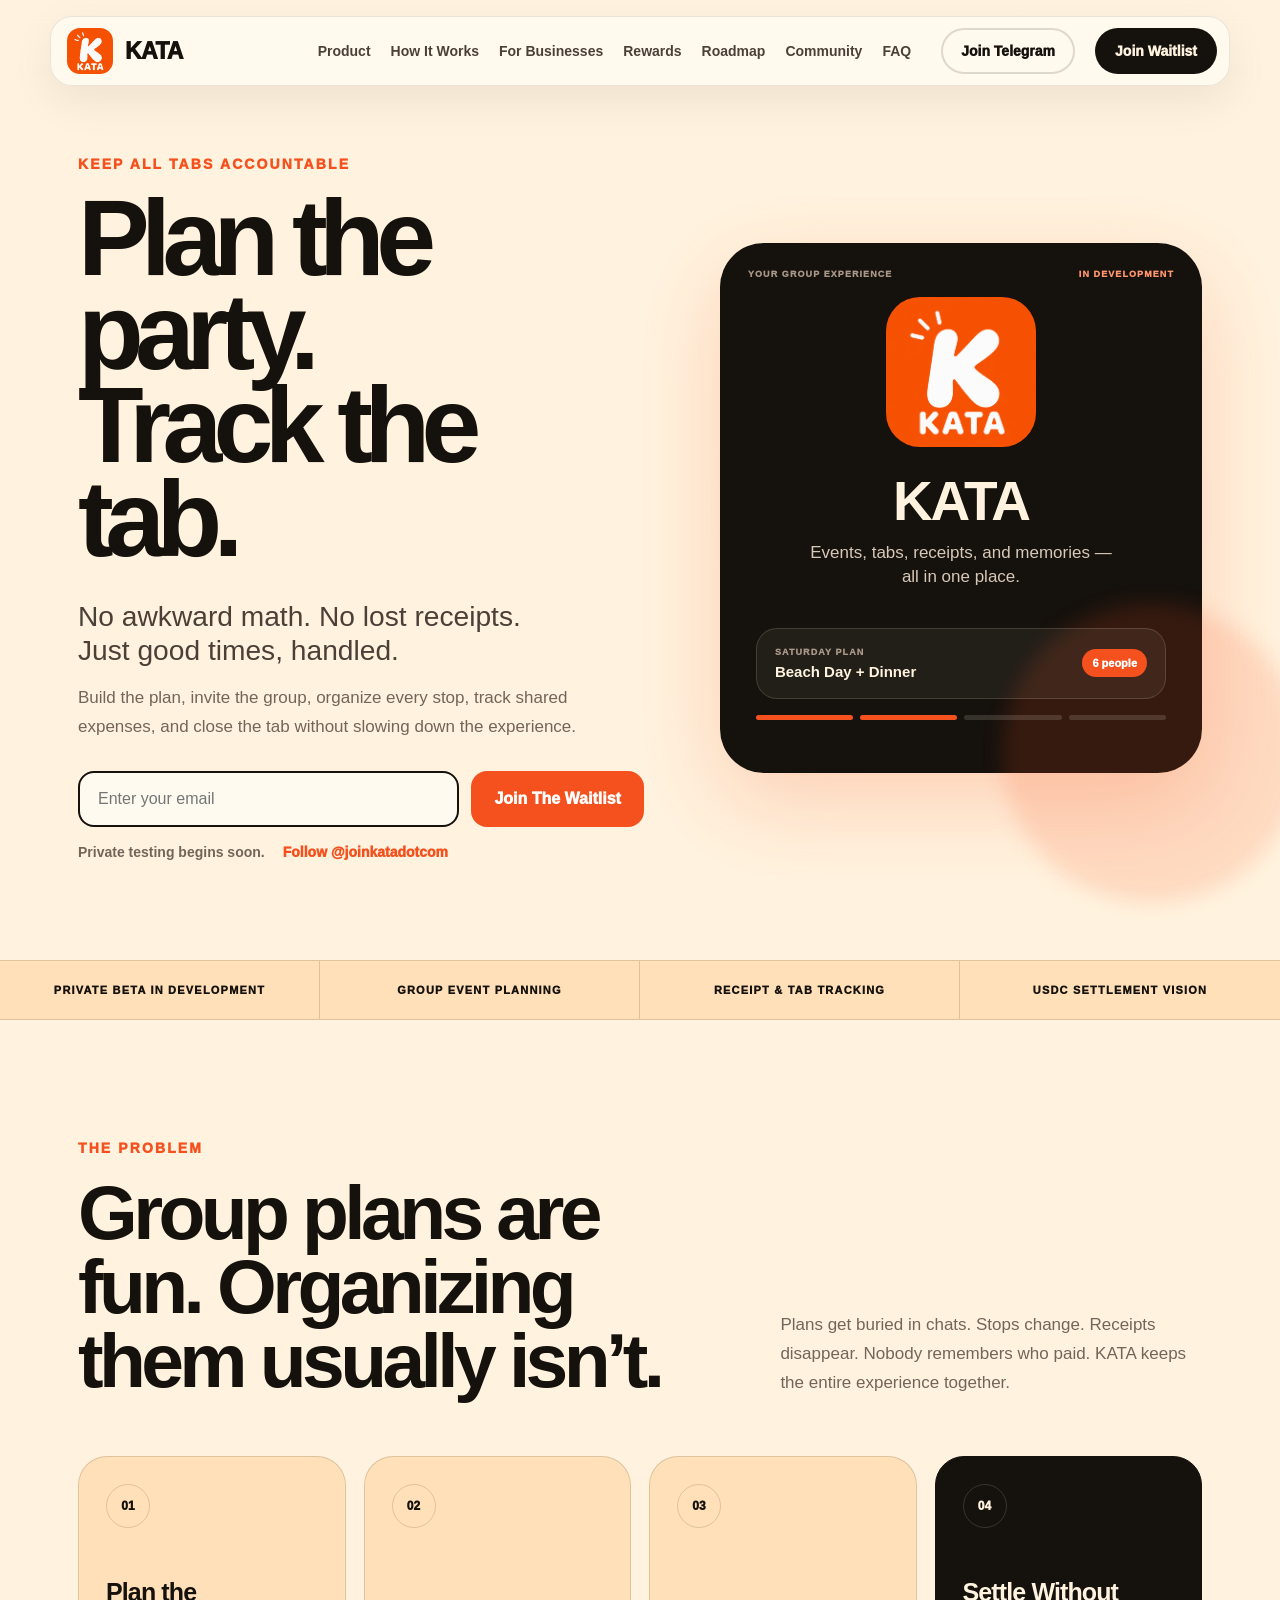
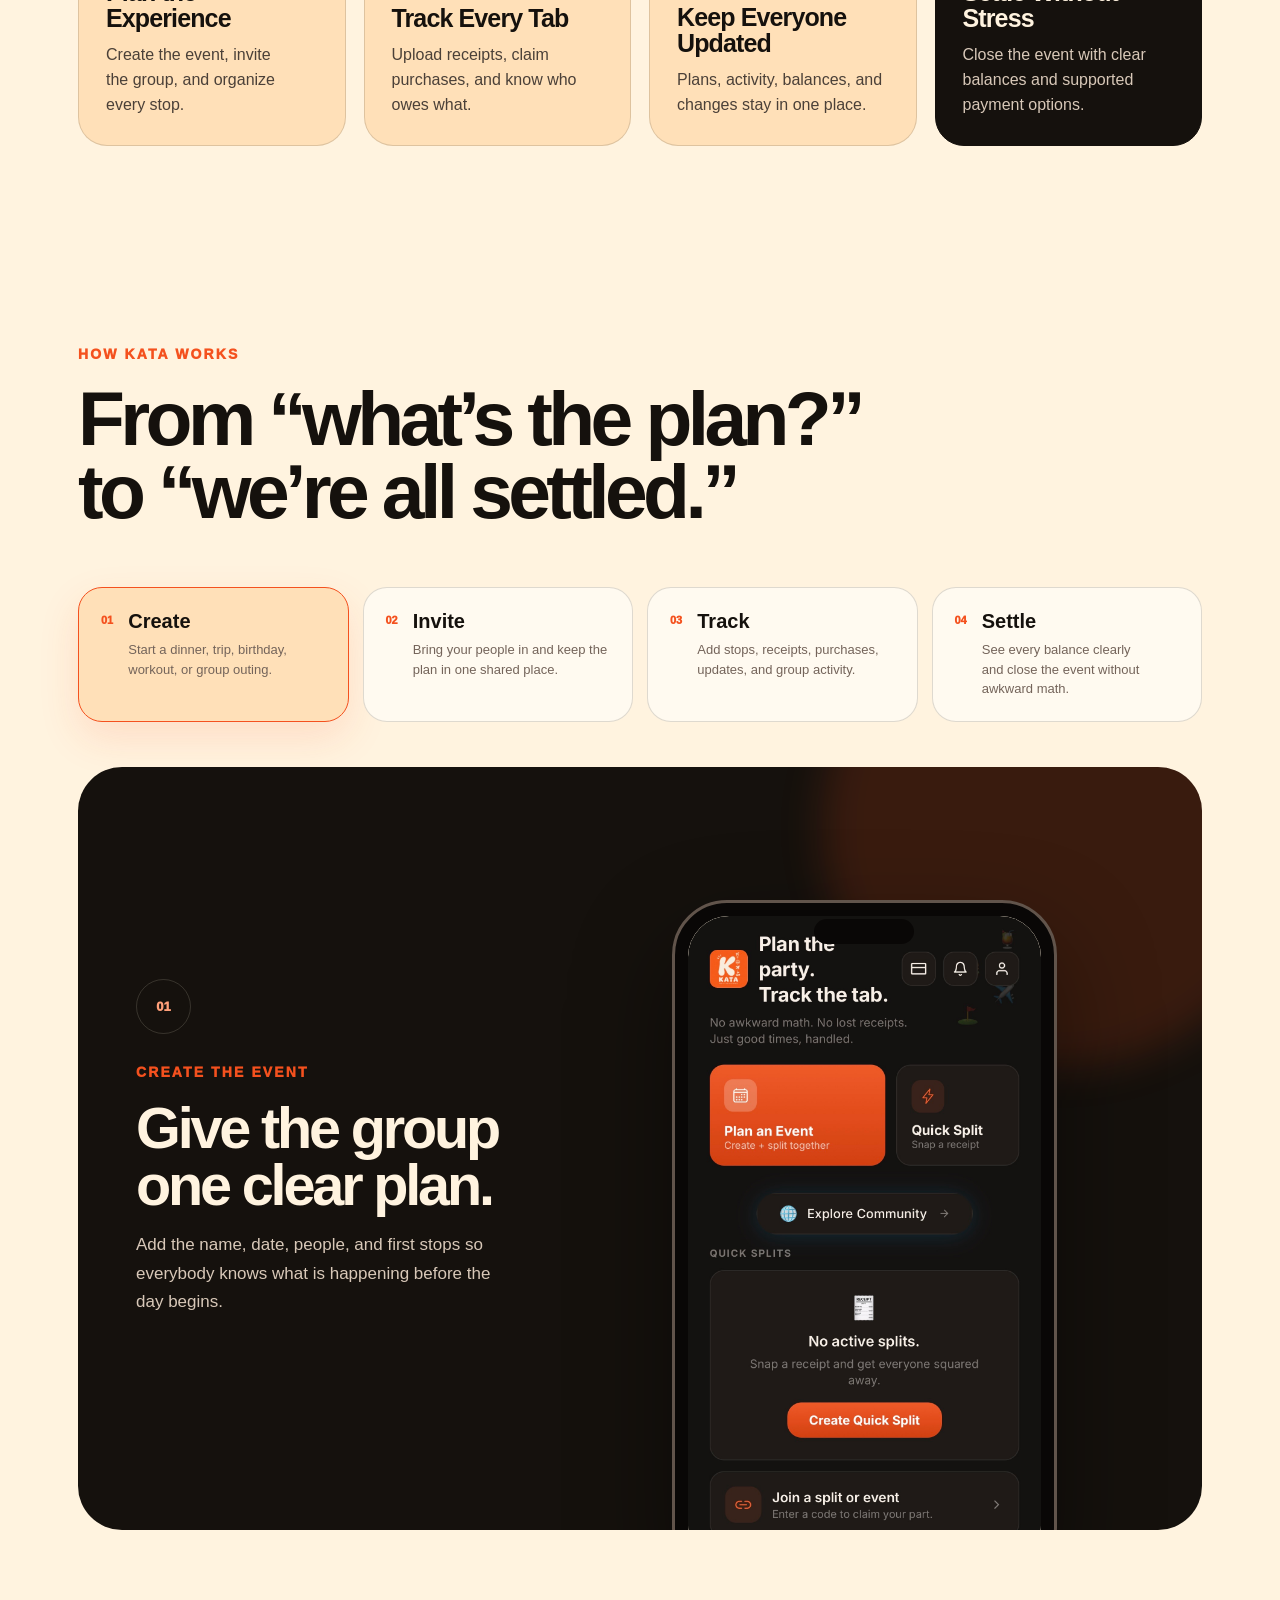
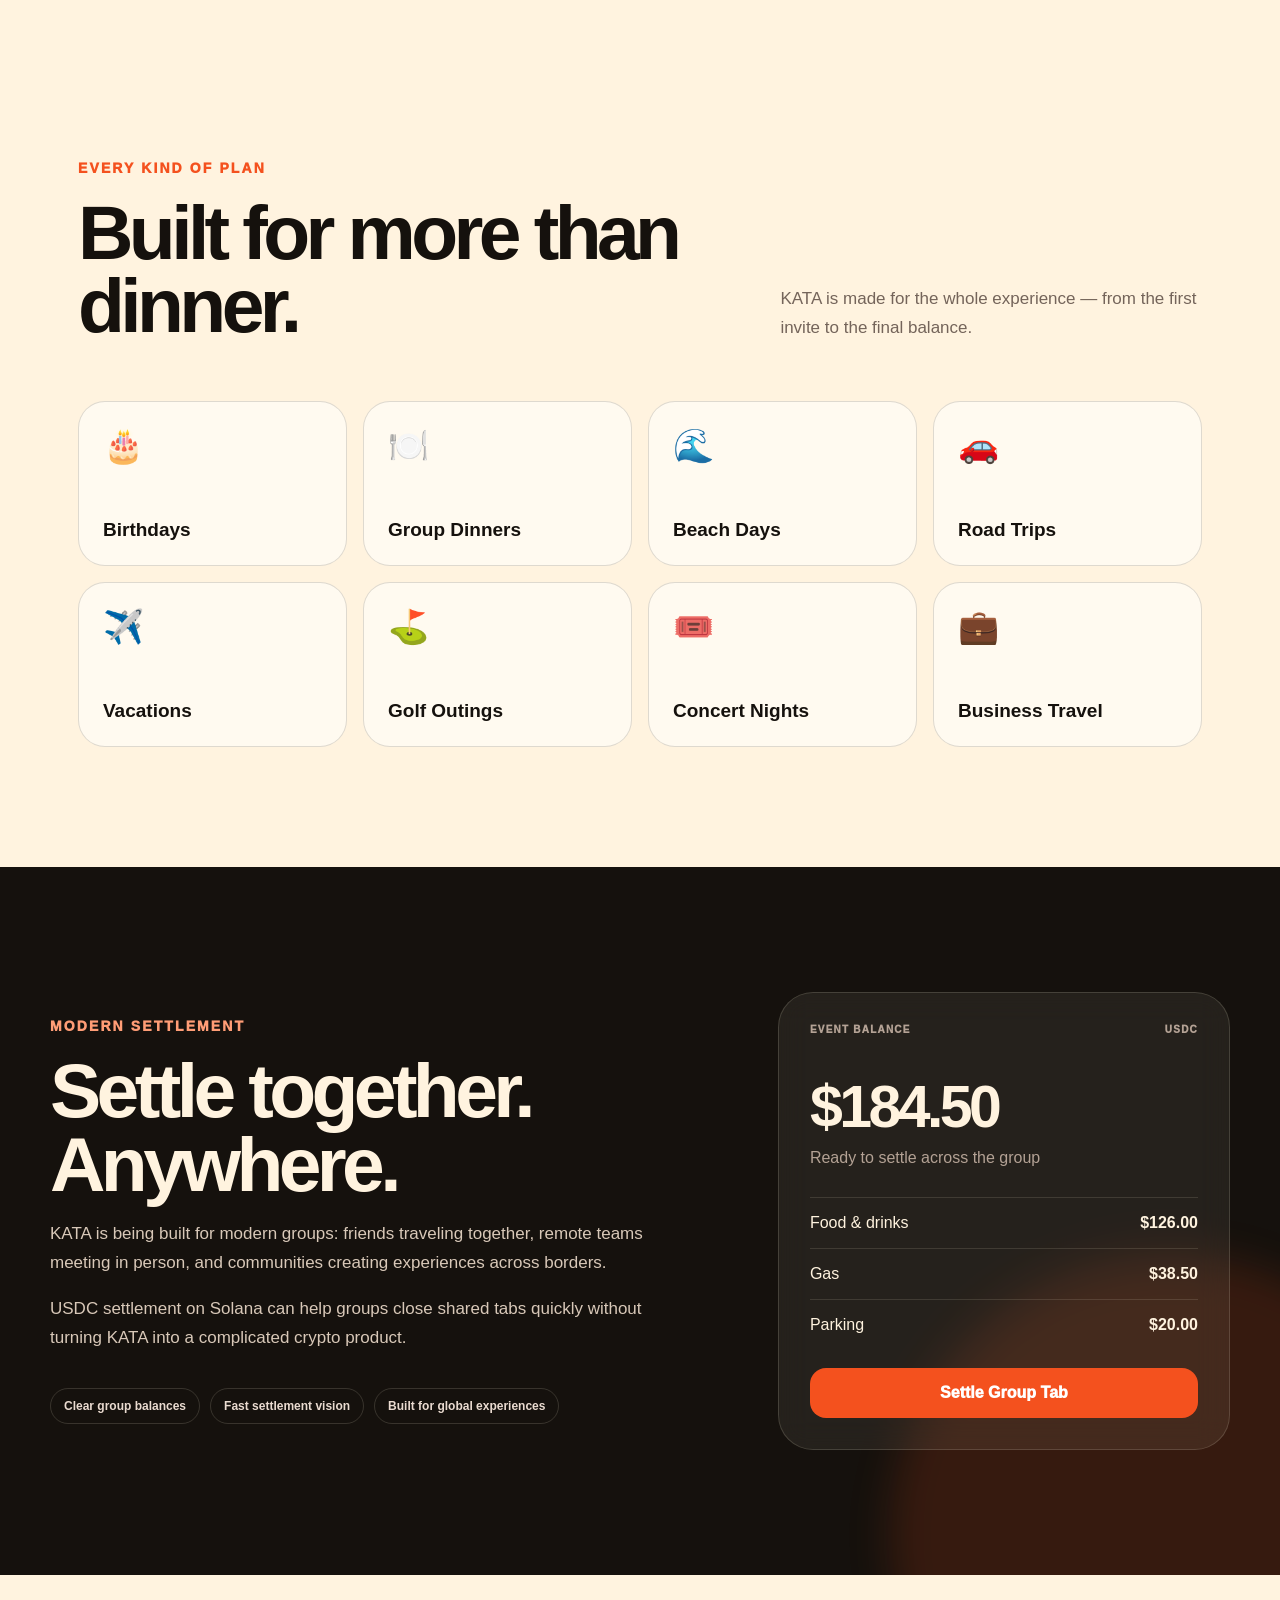
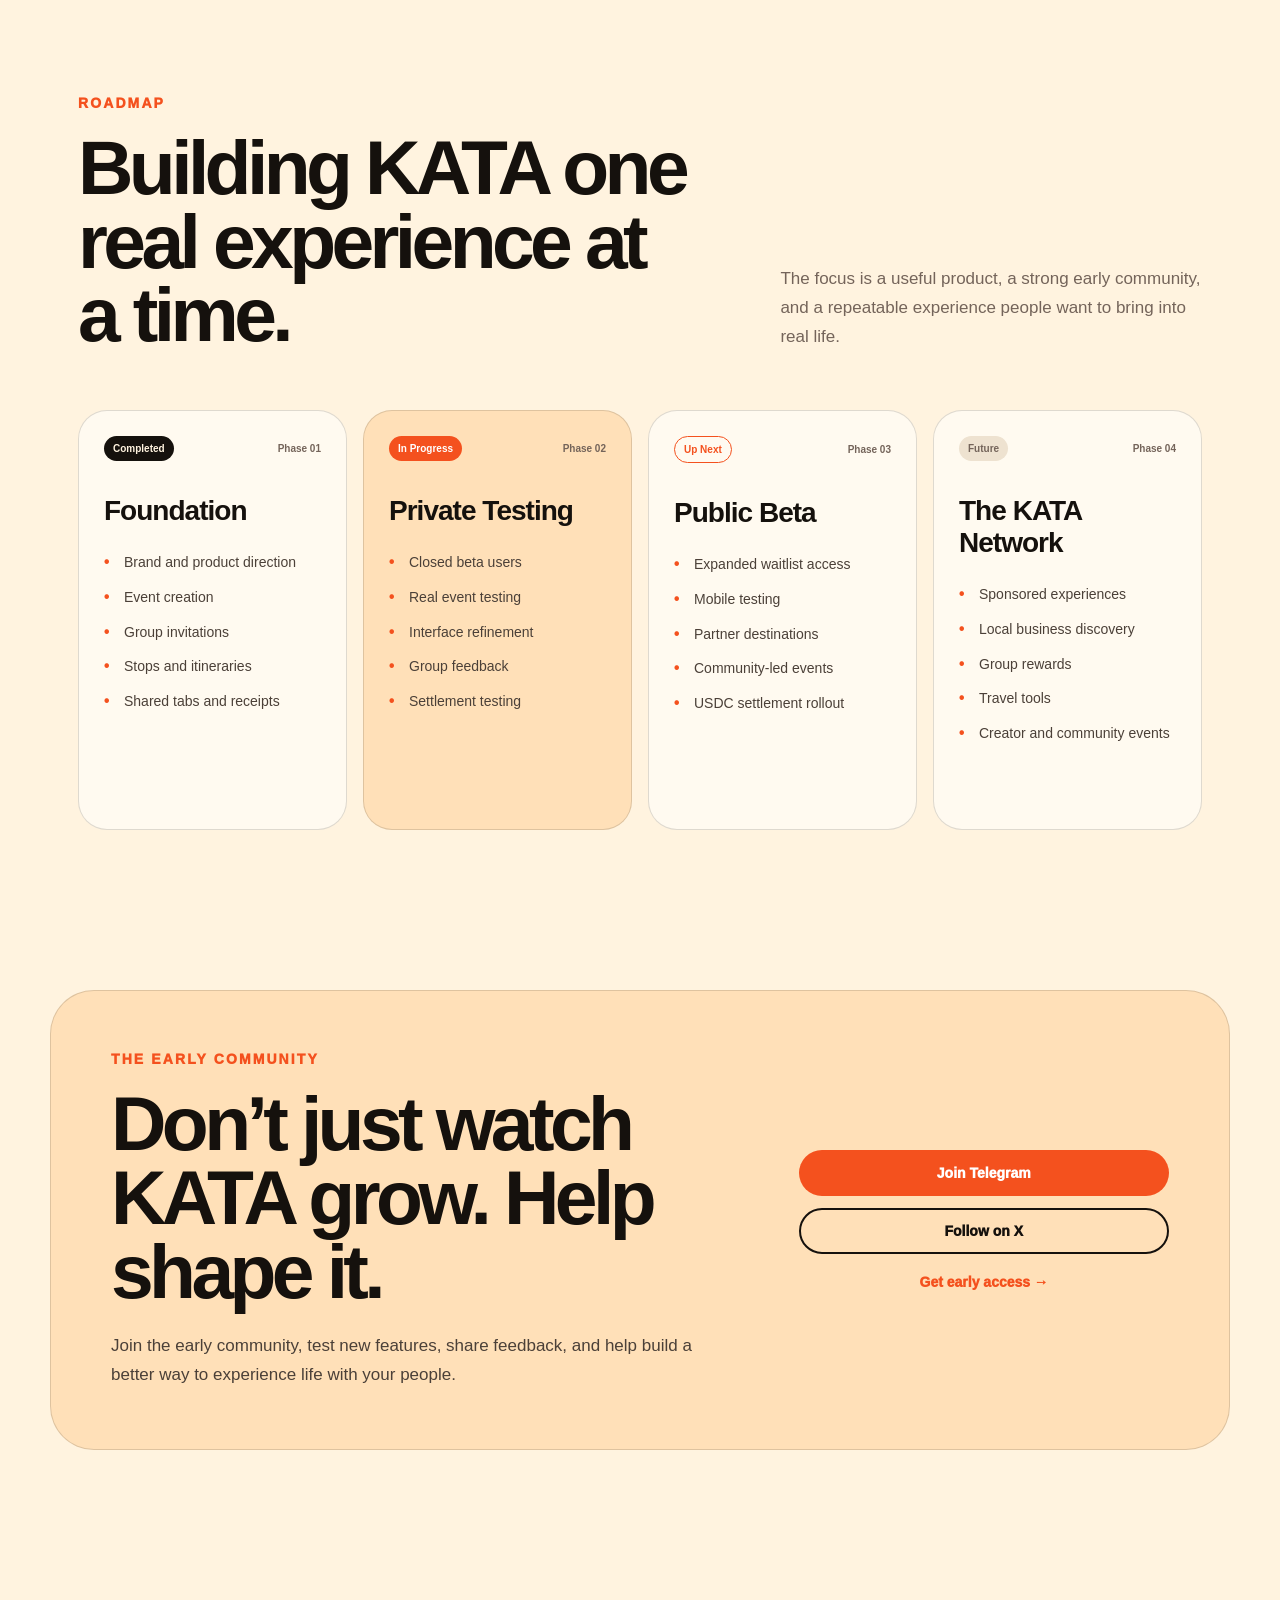
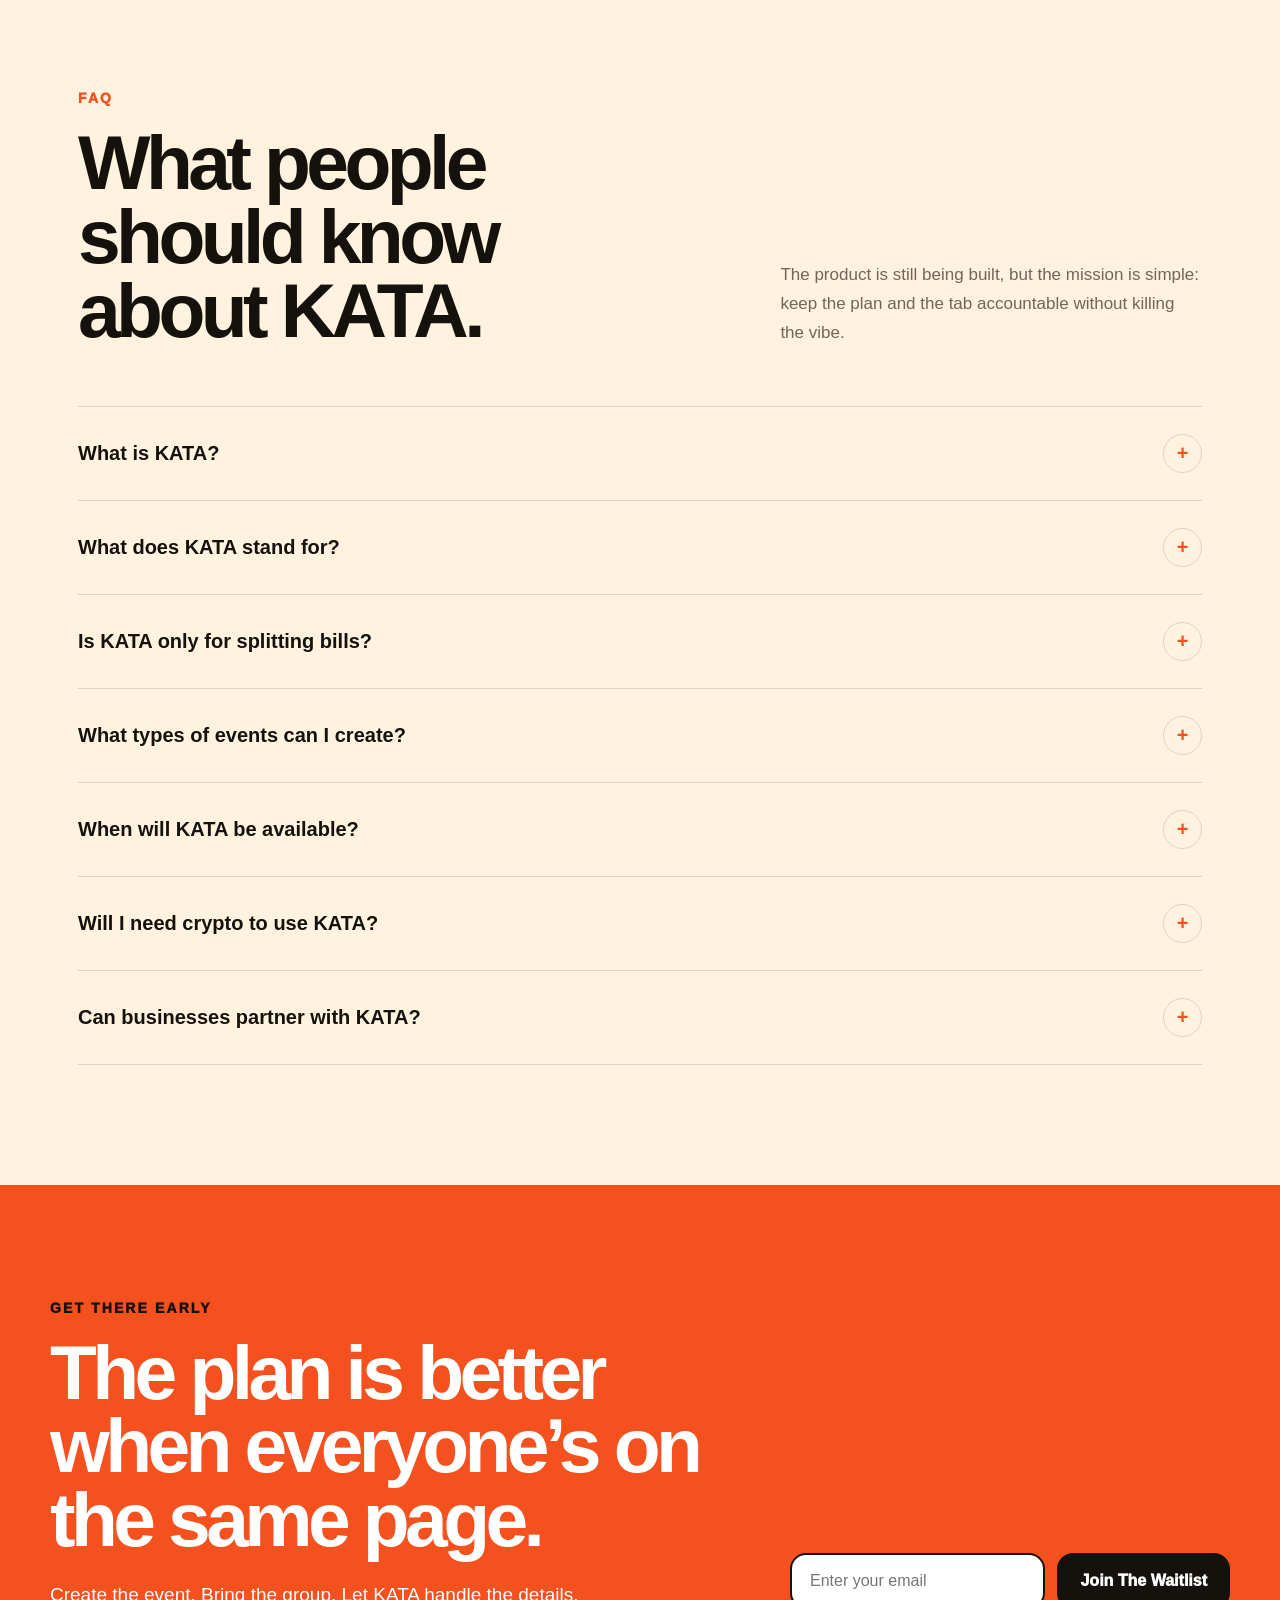
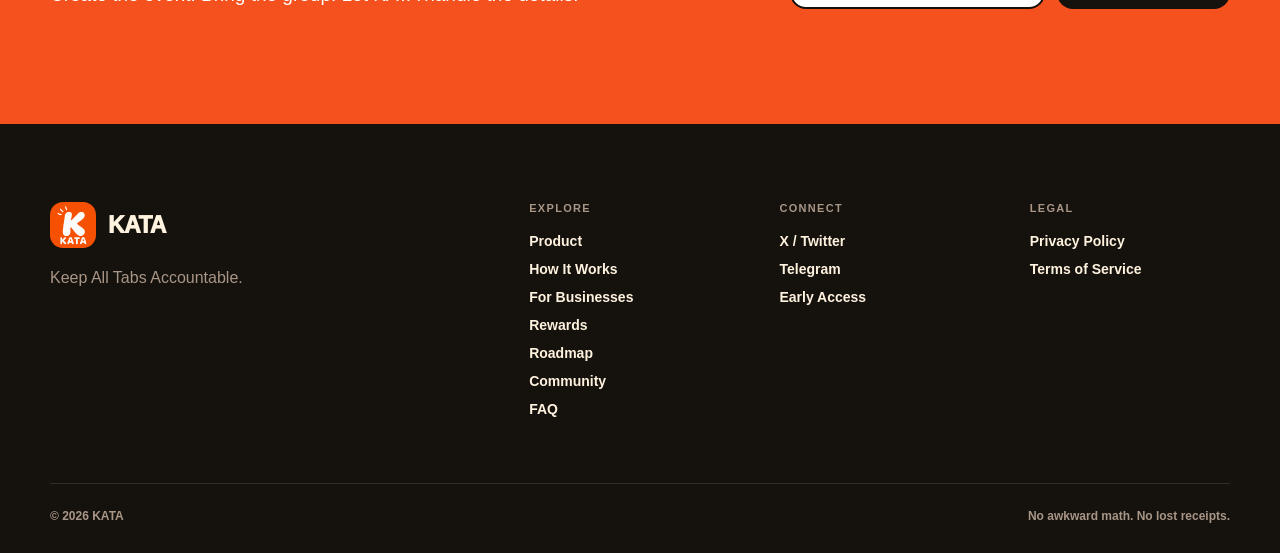
<file: index.html>
<!DOCTYPE html>
<html lang="en">
<head>
  <meta charset="UTF-8" />
  <meta name="viewport" content="width=device-width, initial-scale=1.0" />

  <title>KATA | Plan the party. Track the tab.</title>

  <meta
    name="description"
    content="KATA keeps group plans, stops, receipts, shared expenses, and settlement together in one place."
  />

  <meta property="og:title" content="KATA | Plan the party. Track the tab." />
  <meta
    property="og:description"
    content="No awkward math. No lost receipts. Just good times, handled."
  />
  <meta property="og:image" content="KATAMAINLOGO.png" />
  <meta property="og:type" content="website" />

  <meta name="twitter:card" content="summary_large_image" />
  <meta name="twitter:title" content="KATA | Plan the party. Track the tab." />
  <meta
    name="twitter:description"
    content="Plan events, track shared expenses, and keep the whole group on the same page."
  />
  <meta name="twitter:image" content="KATAMAINLOGO.png" />

  <link rel="icon" type="image/png" href="favicon.png" />
  <link rel="apple-touch-icon" href="KATAMAINLOGO.png" />

  <link rel="stylesheet" href="style.css" />
  <script src="script.js" defer></script>
</head>

<body>

  <a class="skip-link" href="#main-content">
    Skip to content
  </a>

  <header class="site-header">

    <nav class="nav-shell" aria-label="Primary navigation">

      <a class="brand" href="#top" aria-label="KATA home">
        <img src="KATAMAINLOGO.png" alt="" />
        <span>KATA</span>
      </a>

      <button
        class="menu-toggle"
        type="button"
        aria-expanded="false"
        aria-controls="site-menu"
        aria-label="Open navigation menu">

        <span></span>
        <span></span>

      </button>

      <div class="site-menu" id="site-menu">

<div class="nav-links">
  <a href="#product">Product</a>
  <a href="#how-it-works">How It Works</a>
  <a href="partners.html">For Businesses</a>
  <a href="rewards.html">Rewards</a>
  <a href="#roadmap">Roadmap</a>
  <a href="#community">Community</a>
  <a href="#faq">FAQ</a>
</div>

        <div class="nav-actions">

          <!-- Replace this with your official Telegram invite link. -->
          <a
            class="button button-ghost telegram-link"
            href="https://t.me/joinkatadotcom/"
            target="_blank"
            rel="noopener">
            Join Telegram
          </a>

          <a class="button button-dark" href="#waitlist">
            Join Waitlist
          </a>

        </div>

      </div>

    </nav>

  </header>

  <main id="main-content">

    <section class="hero section" id="top">

      <div class="hero-copy">

        <p class="eyebrow">
          Keep All Tabs Accountable
        </p>

        <h1>
          Plan the party.<br />
          Track the tab.
        </h1>

        <p class="hero-subtitle">
          No awkward math. No lost receipts.<br />
          Just good times, handled.
        </p>

        <p class="hero-description">
          Build the plan, invite the group, organize every stop, track shared
          expenses, and close the tab without slowing down the experience.
        </p>

        <form
          class="waitlist"
          id="waitlist"
          action="https://formspree.io/f/mrevqnkv"
          method="POST">

          <label class="sr-only" for="hero-email">
            Email address
          </label>

          <input
            id="hero-email"
            type="email"
            name="email"
            placeholder="Enter your email"
            autocomplete="email"
            required
          />

          <input
            type="hidden"
            name="source"
            value="KATA homepage hero"
          />

          <button type="submit">
            Join The Waitlist
          </button>

        </form>

        <div class="hero-links">

          <p class="beta">
            Private testing begins soon.
          </p>

          <a
            href="https://x.com/joinkatadotcom"
            target="_blank"
            rel="noopener">
            Follow @joinkatadotcom
          </a>

        </div>

      </div>

      <div class="hero-visual" aria-label="KATA product preview">

        <div class="hero-card">

          <div class="card-topline">
            <span>Your Group Experience</span>
            <span class="live-dot">In Development</span>
          </div>

          <img
            src="KATAMAINLOGO.png"
            alt="KATA app logo"
          />

          <h2>KATA</h2>

          <p>
            Events, tabs, receipts, and memories — all in one place.
          </p>

          <div class="mini-event-card">

            <div>
              <span class="mini-label">Saturday Plan</span>
              <strong>Beach Day + Dinner</strong>
            </div>

            <span class="member-count">
              6 people
            </span>

          </div>

          <div class="mini-progress" aria-hidden="true">
            <span class="complete"></span>
            <span class="complete"></span>
            <span></span>
            <span></span>
          </div>

        </div>


      </div>

    </section>

    <section
      class="status-strip"
      aria-label="KATA development status">

      <div>Private Beta in Development</div>
      <div>Group Event Planning</div>
      <div>Receipt & Tab Tracking</div>
      <div>USDC Settlement Vision</div>

    </section>

    <section class="section intro-section" id="product">

      <div class="section-heading split-heading">

        <div>

          <p class="eyebrow">
            The problem
          </p>

          <h2>
            Group plans are fun. Organizing them usually isn’t.
          </h2>

        </div>

        <p>
          Plans get buried in chats. Stops change. Receipts disappear.
          Nobody remembers who paid. KATA keeps the entire experience
          together.
        </p>

      </div>

      <div class="feature-grid">

        <article class="feature-card">

          <span>01</span>

          <h3>
            Plan the Experience
          </h3>

          <p>
            Create the event, invite the group, and organize every stop.
          </p>

        </article>

        <article class="feature-card">

          <span>02</span>

          <h3>
            Track Every Tab
          </h3>

          <p>
            Upload receipts, claim purchases, and know who owes what.
          </p>

        </article>

        <article class="feature-card">

          <span>03</span>

          <h3>
            Keep Everyone Updated
          </h3>

          <p>
            Plans, activity, balances, and changes stay in one place.
          </p>

        </article>

        <article class="feature-card feature-card-dark">

          <span>04</span>

          <h3>
            Settle Without Stress
          </h3>

          <p>
            Close the event with clear balances and supported payment options.
          </p>

        </article>

      </div>

    </section>

    <section class="section how-section" id="how-it-works">

      <div class="section-heading">

        <p class="eyebrow">
          How KATA works
        </p>

        <h2>
          From “what’s the plan?” to “we’re all settled.”
        </h2>

      </div>

      <div class="steps">

        <article class="step active" data-step="create">

          <button
            type="button"
            class="step-button"
            aria-expanded="true">

            <span>01</span>

            <div>
              <h3>Create</h3>

              <p>
                Start a dinner, trip, birthday, workout, or group outing.
              </p>
            </div>

          </button>

        </article>

        <article class="step" data-step="invite">

          <button
            type="button"
            class="step-button"
            aria-expanded="false">

            <span>02</span>

            <div>
              <h3>Invite</h3>

              <p>
                Bring your people in and keep the plan in one shared place.
              </p>
            </div>

          </button>

        </article>

        <article class="step" data-step="track">

          <button
            type="button"
            class="step-button"
            aria-expanded="false">

            <span>03</span>

            <div>
              <h3>Track</h3>

              <p>
                Add stops, receipts, purchases, updates, and group activity.
              </p>
            </div>

          </button>

        </article>

        <article class="step" data-step="settle">

          <button
            type="button"
            class="step-button"
            aria-expanded="false">

            <span>04</span>

            <div>
              <h3>Settle</h3>

              <p>
                See every balance clearly and close the event without awkward
                math.
              </p>
            </div>

          </button>

        </article>

      </div>

      <div class="product-demo">

        <div class="demo-copy">

          <span class="demo-number" id="demo-number">
            01
          </span>

          <p class="eyebrow" id="demo-eyebrow">
            Create the event
          </p>

          <h3 id="demo-title">
            Give the group one clear plan.
          </h3>

          <p id="demo-description">
            Add the name, date, people, and first stops so everybody knows what
            is happening before the day begins.
          </p>

        </div>

        <div class="phone-shell">

          <div class="phone-speaker"></div>

         <div class="phone-screen">
  <img
    class="real-app-screen"
    src="kata-home-page.jpg"
    alt="KATA app home screen"
  />
</div>

        </div>

      </div>

    </section>

    <section class="section use-cases-section">

      <div class="section-heading split-heading">

        <div>

          <p class="eyebrow">
            Every kind of plan
          </p>

          <h2>
            Built for more than dinner.
          </h2>

        </div>

        <p>
          KATA is made for the whole experience — from the first invite to the
          final balance.
        </p>

      </div>

      <div class="use-case-grid">

        <article>
          <span>🎂</span>
          <h3>Birthdays</h3>
        </article>

        <article>
          <span>🍽️</span>
          <h3>Group Dinners</h3>
        </article>

        <article>
          <span>🌊</span>
          <h3>Beach Days</h3>
        </article>

        <article>
          <span>🚗</span>
          <h3>Road Trips</h3>
        </article>

        <article>
          <span>✈️</span>
          <h3>Vacations</h3>
        </article>

        <article>
          <span>⛳</span>
          <h3>Golf Outings</h3>
        </article>

        <article>
          <span>🎟️</span>
          <h3>Concert Nights</h3>
        </article>

        <article>
          <span>💼</span>
          <h3>Business Travel</h3>
        </article>

      </div>

    </section>

    <section class="settlement-section">

      <div class="settlement-inner">

        <div class="settlement-copy">

          <p class="eyebrow eyebrow-light">
            Modern settlement
          </p>

          <h2>
            Settle together. Anywhere.
          </h2>

          <p>
            KATA is being built for modern groups: friends traveling together,
            remote teams meeting in person, and communities creating
            experiences across borders.
          </p>

          <p>
            USDC settlement on Solana can help groups close shared tabs quickly
            without turning KATA into a complicated crypto product.
          </p>

          <div class="settlement-points">
            <span>Clear group balances</span>
            <span>Fast settlement vision</span>
            <span>Built for global experiences</span>
          </div>

        </div>

        <div class="settlement-card">

          <div class="settlement-card-head">
            <span>Event Balance</span>
            <span>USDC</span>
          </div>

          <strong>
            $184.50
          </strong>

          <p>
            Ready to settle across the group
          </p>

          <div class="balance-row">
            <span>Food & drinks</span>
            <b>$126.00</b>
          </div>

          <div class="balance-row">
            <span>Gas</span>
            <b>$38.50</b>
          </div>

          <div class="balance-row">
            <span>Parking</span>
            <b>$20.00</b>
          </div>

          <button type="button" tabindex="-1">
            Settle Group Tab
          </button>

        </div>

      </div>

    </section>

    <section class="section roadmap-section" id="roadmap">

      <div class="section-heading split-heading">

        <div>

          <p class="eyebrow">
            Roadmap
          </p>

          <h2>
            Building KATA one real experience at a time.
          </h2>

        </div>

        <p>
          The focus is a useful product, a strong early community, and a
          repeatable experience people want to bring into real life.
        </p>

      </div>

      <div class="roadmap-grid">

        <article class="roadmap-card">

          <div class="roadmap-card-top">
            <span class="status completed">Completed</span>
            <span>Phase 01</span>
          </div>

          <h3>
            Foundation
          </h3>

          <ul>
            <li>Brand and product direction</li>
            <li>Event creation</li>
            <li>Group invitations</li>
            <li>Stops and itineraries</li>
            <li>Shared tabs and receipts</li>
          </ul>

        </article>

        <article class="roadmap-card roadmap-card-current">

          <div class="roadmap-card-top">
            <span class="status progress">In Progress</span>
            <span>Phase 02</span>
          </div>

          <h3>
            Private Testing
          </h3>

          <ul>
            <li>Closed beta users</li>
            <li>Real event testing</li>
            <li>Interface refinement</li>
            <li>Group feedback</li>
            <li>Settlement testing</li>
          </ul>

        </article>

        <article class="roadmap-card">

          <div class="roadmap-card-top">
            <span class="status next">Up Next</span>
            <span>Phase 03</span>
          </div>

          <h3>
            Public Beta
          </h3>

          <ul>
            <li>Expanded waitlist access</li>
            <li>Mobile testing</li>
            <li>Partner destinations</li>
            <li>Community-led events</li>
            <li>USDC settlement rollout</li>
          </ul>

        </article>

        <article class="roadmap-card">

          <div class="roadmap-card-top">
            <span class="status future">Future</span>
            <span>Phase 04</span>
          </div>

          <h3>
            The KATA Network
          </h3>

          <ul>
            <li>Sponsored experiences</li>
            <li>Local business discovery</li>
            <li>Group rewards</li>
            <li>Travel tools</li>
            <li>Creator and community events</li>
          </ul>

        </article>

      </div>

    </section>

    <section class="community-section" id="community">

      <div class="community-inner">

        <div>

          <p class="eyebrow">
            The early community
          </p>

          <h2>
            Don’t just watch KATA grow. Help shape it.
          </h2>

          <p>
            Join the early community, test new features, share feedback, and
            help build a better way to experience life with your people.
          </p>

        </div>

        <div class="community-actions">

          <!-- Replace this with your official Telegram invite link. -->
          <a
            class="button button-orange telegram-link"
            href="https://t.me/joinkatadotcom"
            target="_blank"
            rel="noopener">
            Join Telegram
          </a>

          <a
            class="button button-outline"
            href="https://x.com/joinkatadotcom"
            target="_blank"
            rel="noopener">
            Follow on X
          </a>

          <a class="text-link" href="#final-waitlist">
            Get early access →
          </a>

        </div>

      </div>

    </section>

    <section class="section faq-section" id="faq">

      <div class="section-heading split-heading">

        <div>

          <p class="eyebrow">
            FAQ
          </p>

          <h2>
            What people should know about KATA.
          </h2>

        </div>

        <p>
          The product is still being built, but the mission is simple: keep the
          plan and the tab accountable without killing the vibe.
        </p>

      </div>

      <div class="faq-list">

        <article class="faq-item">

          <button type="button" aria-expanded="false">
            <span>What is KATA?</span>
            <span class="faq-icon">+</span>
          </button>

          <div class="faq-answer">

            <p>
              KATA is a social planning and shared-expense app for group
              experiences. It brings events, stops, receipts, balances, and
              group activity into one place.
            </p>

          </div>

        </article>

        <article class="faq-item">

          <button type="button" aria-expanded="false">
            <span>What does KATA stand for?</span>
            <span class="faq-icon">+</span>
          </button>

          <div class="faq-answer">

            <p>
              Keep All Tabs Accountable.
            </p>

          </div>

        </article>

        <article class="faq-item">

          <button type="button" aria-expanded="false">
            <span>Is KATA only for splitting bills?</span>
            <span class="faq-icon">+</span>
          </button>

          <div class="faq-answer">

            <p>
              No. KATA combines event planning, invitations, stops, group
              updates, receipts, shared expenses, and settlement.
            </p>

          </div>

        </article>

        <article class="faq-item">

          <button type="button" aria-expanded="false">
            <span>What types of events can I create?</span>
            <span class="faq-icon">+</span>
          </button>

          <div class="faq-answer">

            <p>
              Dinners, birthdays, vacations, workouts, road trips, nightlife,
              golf outings, business travel, and almost any group experience.
            </p>

          </div>

        </article>

        <article class="faq-item">

          <button type="button" aria-expanded="false">
            <span>When will KATA be available?</span>
            <span class="faq-icon">+</span>
          </button>

          <div class="faq-answer">

            <p>
              KATA is currently in development and preparing for private
              testing. Join the waitlist for early-access updates.
            </p>

          </div>

        </article>

        <article class="faq-item">

          <button type="button" aria-expanded="false">
            <span>Will I need crypto to use KATA?</span>
            <span class="faq-icon">+</span>
          </button>

          <div class="faq-answer">

            <p>
              The goal is for KATA to remain approachable for mainstream users.
              USDC settlement is part of the product vision, not a requirement
              for understanding or enjoying the core experience.
            </p>

          </div>

        </article>

        <article class="faq-item">

          <button type="button" aria-expanded="false">
            <span>Can businesses partner with KATA?</span>
            <span class="faq-icon">+</span>
          </button>

          <div class="faq-answer">

            <p>
              The partner program is being developed for restaurants,
              activities, hotels, transportation, fitness studios, and other
              destinations that improve group experiences.
            </p>

          </div>

        </article>

      </div>

    </section>

    <section class="final-cta" id="final-waitlist">

      <div class="final-cta-inner">

        <div>

          <p class="eyebrow eyebrow-dark">
            Get there early
          </p>

          <h2>
            The plan is better when everyone’s on the same page.
          </h2>

          <p>
            Create the event. Bring the group. Let KATA handle the details.
          </p>

        </div>

        <form
          class="waitlist waitlist-dark"
          action="https://formspree.io/f/mrevqnkv"
          method="POST">

          <label class="sr-only" for="footer-email">
            Email address
          </label>

          <input
            id="footer-email"
            type="email"
            name="email"
            placeholder="Enter your email"
            autocomplete="email"
            required
          />

          <input
            type="hidden"
            name="source"
            value="KATA homepage final CTA"
          />

          <button type="submit">
            Join The Waitlist
          </button>

        </form>

      </div>

    </section>

  </main>

  <footer class="footer">

    <div class="footer-grid">

      <div class="footer-brand">

        <a class="brand" href="#top">
          <img src="KATAMAINLOGO.png" alt="" />
          <span>KATA</span>
        </a>

        <p>
          Keep All Tabs Accountable.
        </p>

      </div>

<div class="footer-column">

  <strong>
    Explore
  </strong>

  <a href="#product">Product</a>
  <a href="#how-it-works">How It Works</a>
  <a href="partners.html">For Businesses</a>
  <a href="rewards.html">Rewards</a>
  <a href="#roadmap">Roadmap</a>
  <a href="#community">Community</a>
  <a href="#faq">FAQ</a>

</div>

      <div class="footer-column">

        <strong>
          Connect
        </strong>

        <a
          href="https://x.com/joinkatadotcom"
          target="_blank"
          rel="noopener">
          X / Twitter
        </a>

        <!-- Replace this with your official Telegram invite link. -->
        <a
          class="telegram-link"
          href="https://t.me/joinkatadotcom"
          target="_blank"
          rel="noopener">
          Telegram
        </a>

        <a href="#waitlist">
          Early Access
        </a>

      </div>

      <div class="footer-column">

        <strong>
          Legal
        </strong>

        <a href="privacy.html">
          Privacy Policy
        </a>

        <a href="terms.html">
          Terms of Service
        </a>

      </div>

    </div>

    <div class="footer-bottom">

      <span>
        © 2026 KATA
      </span>

      <span>
        No awkward math. No lost receipts.
      </span>

    </div>

  </footer>

</body>
</html>
</file>
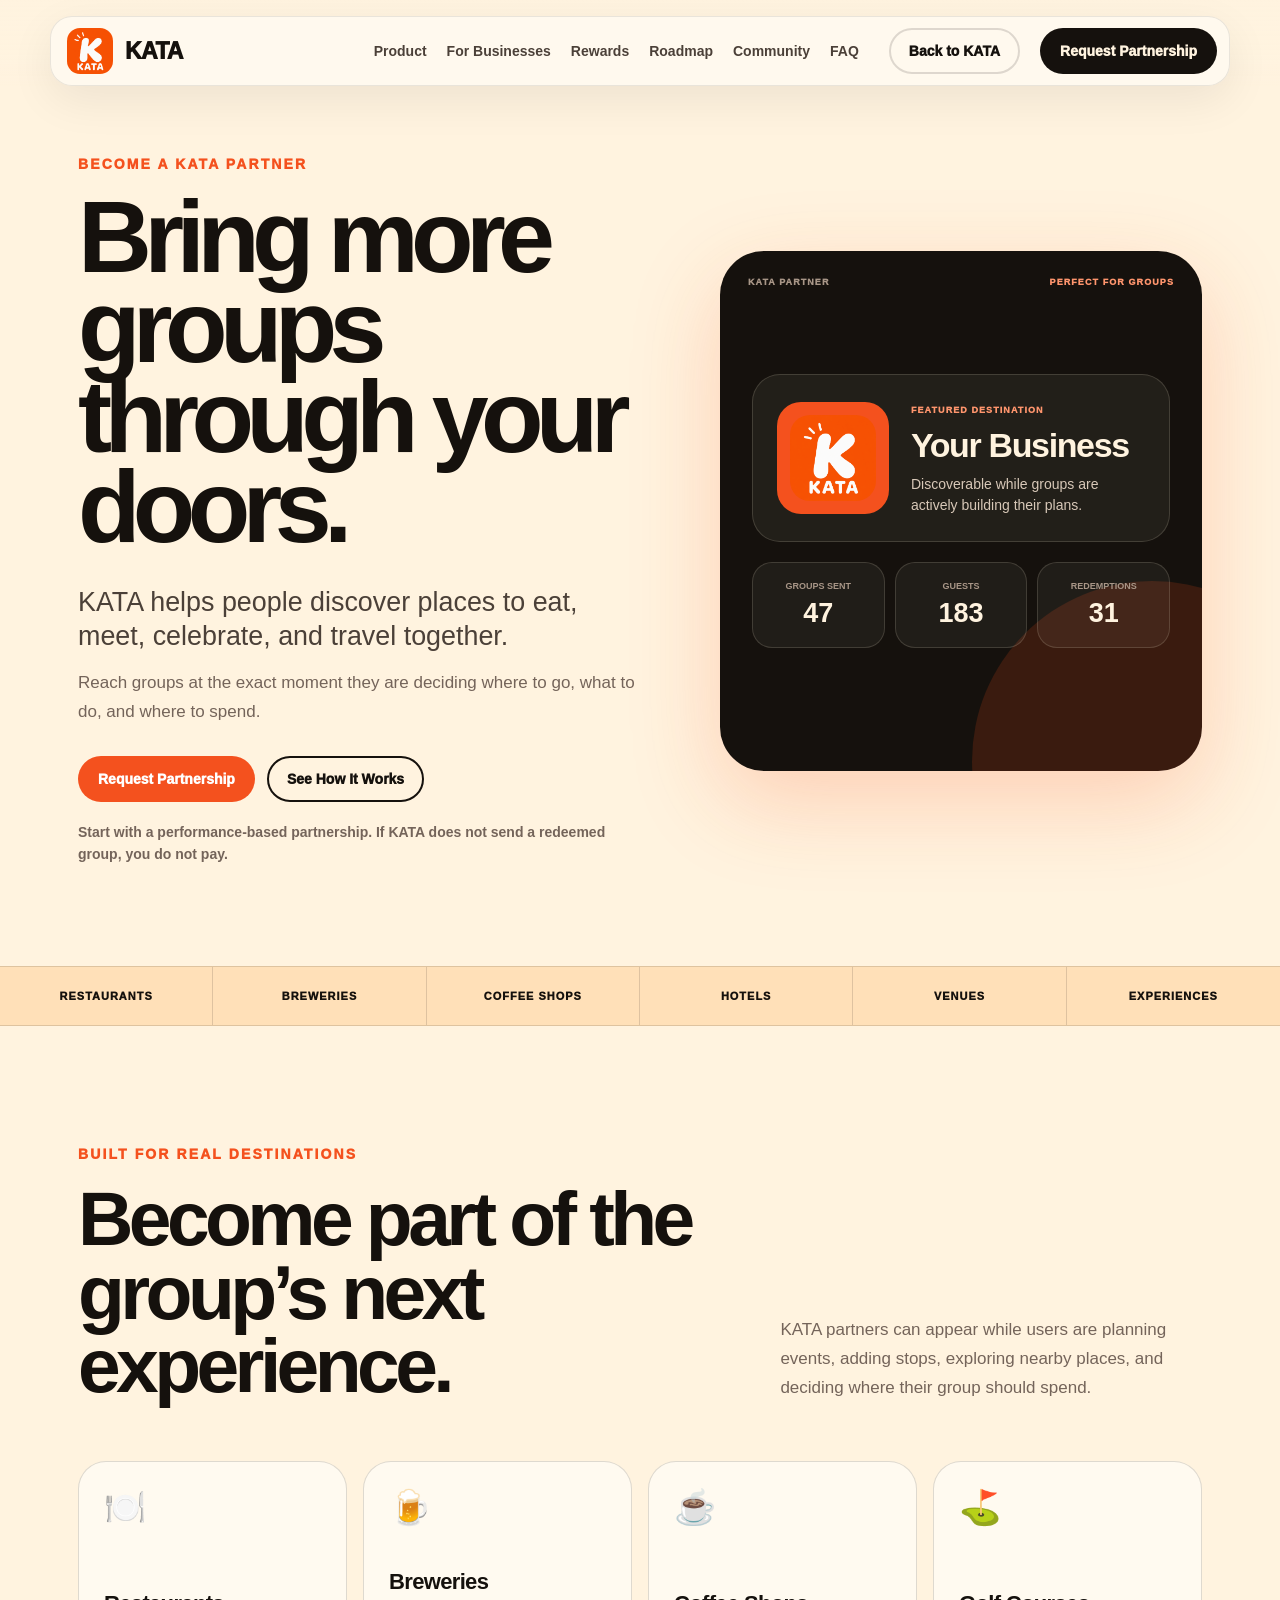
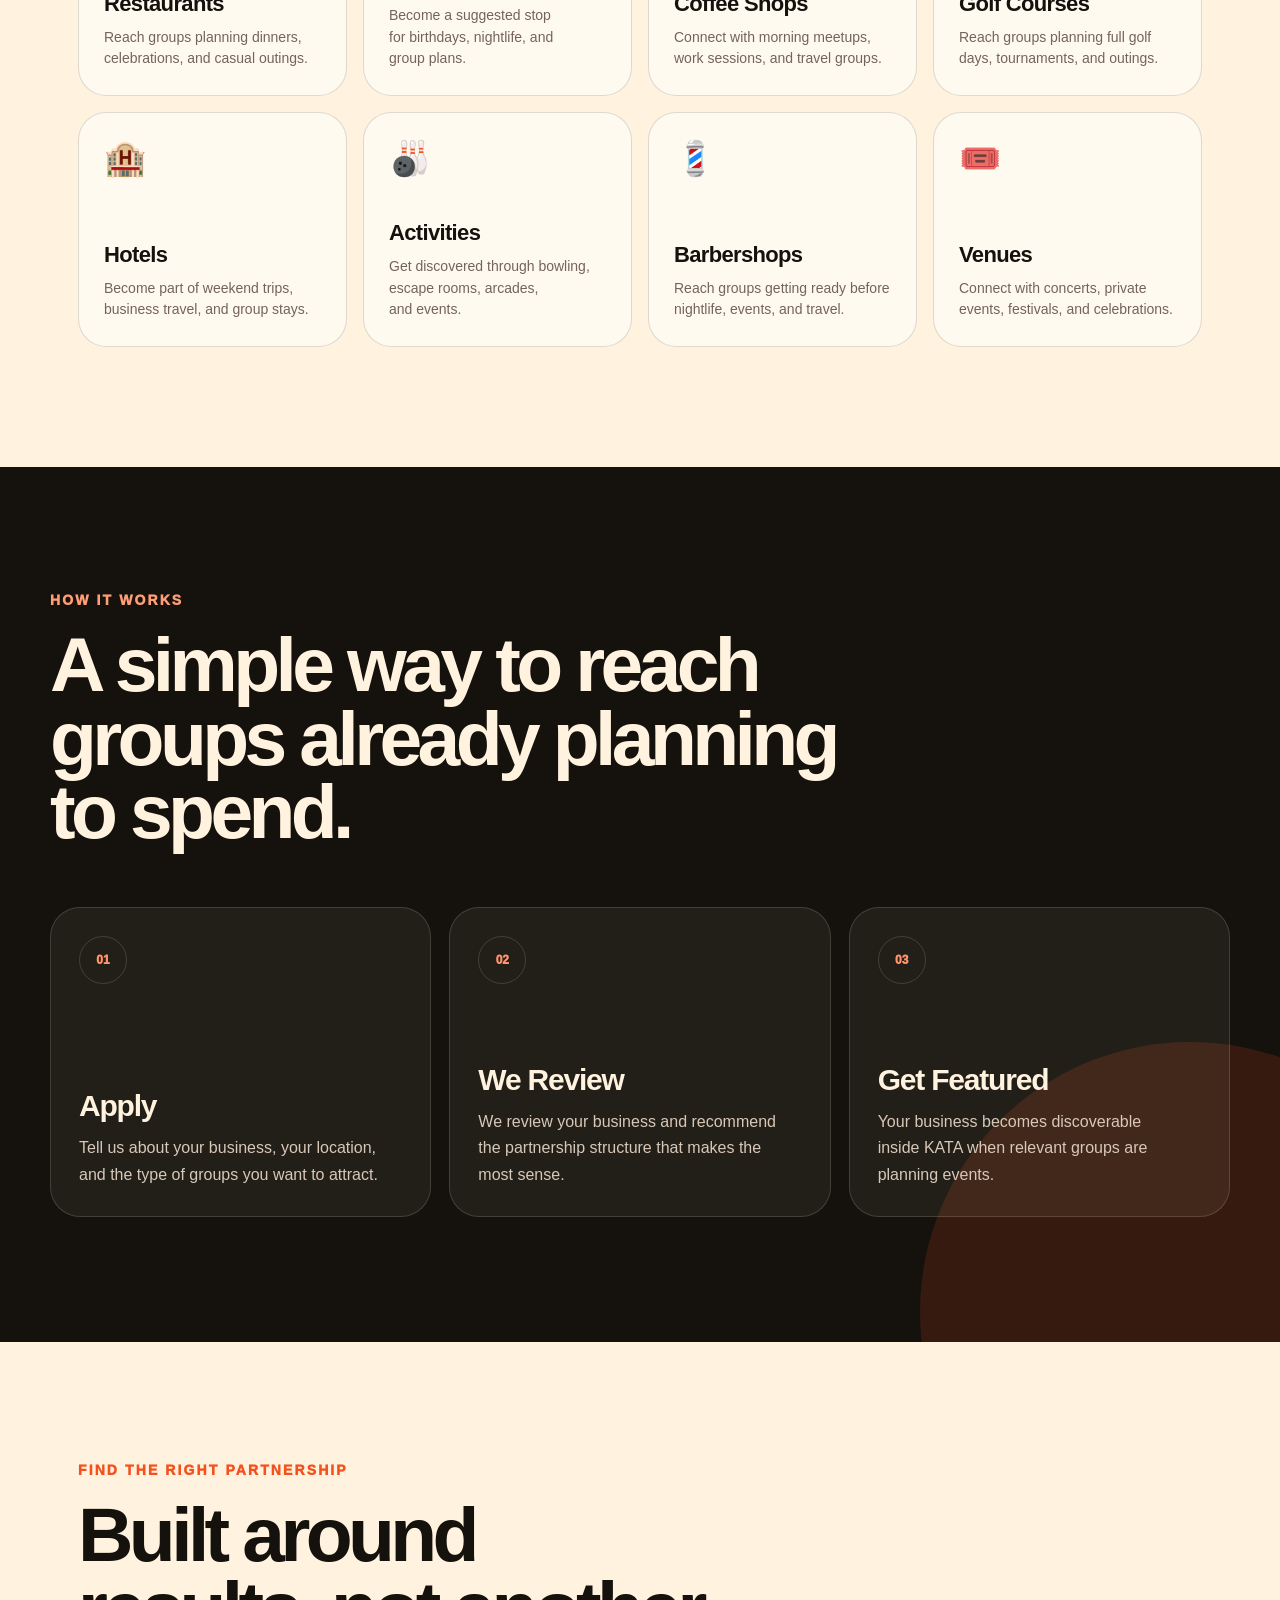
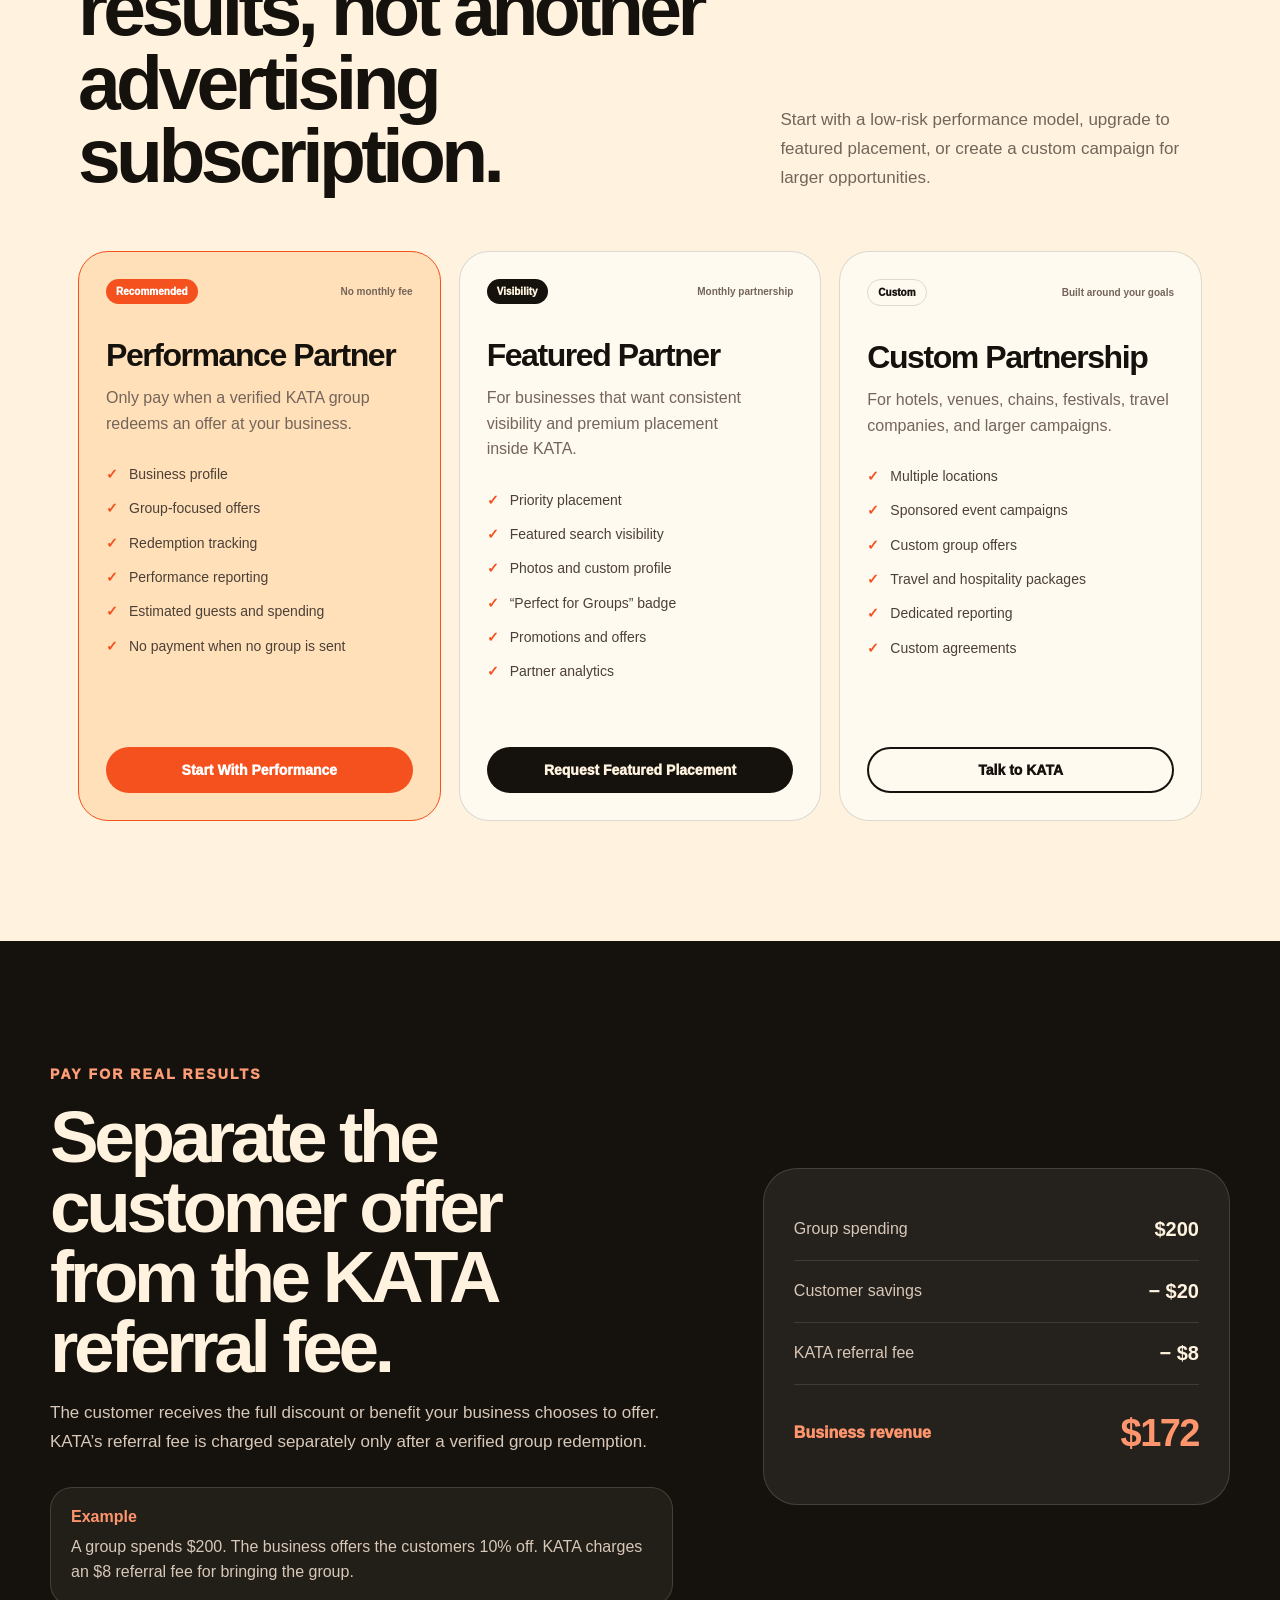
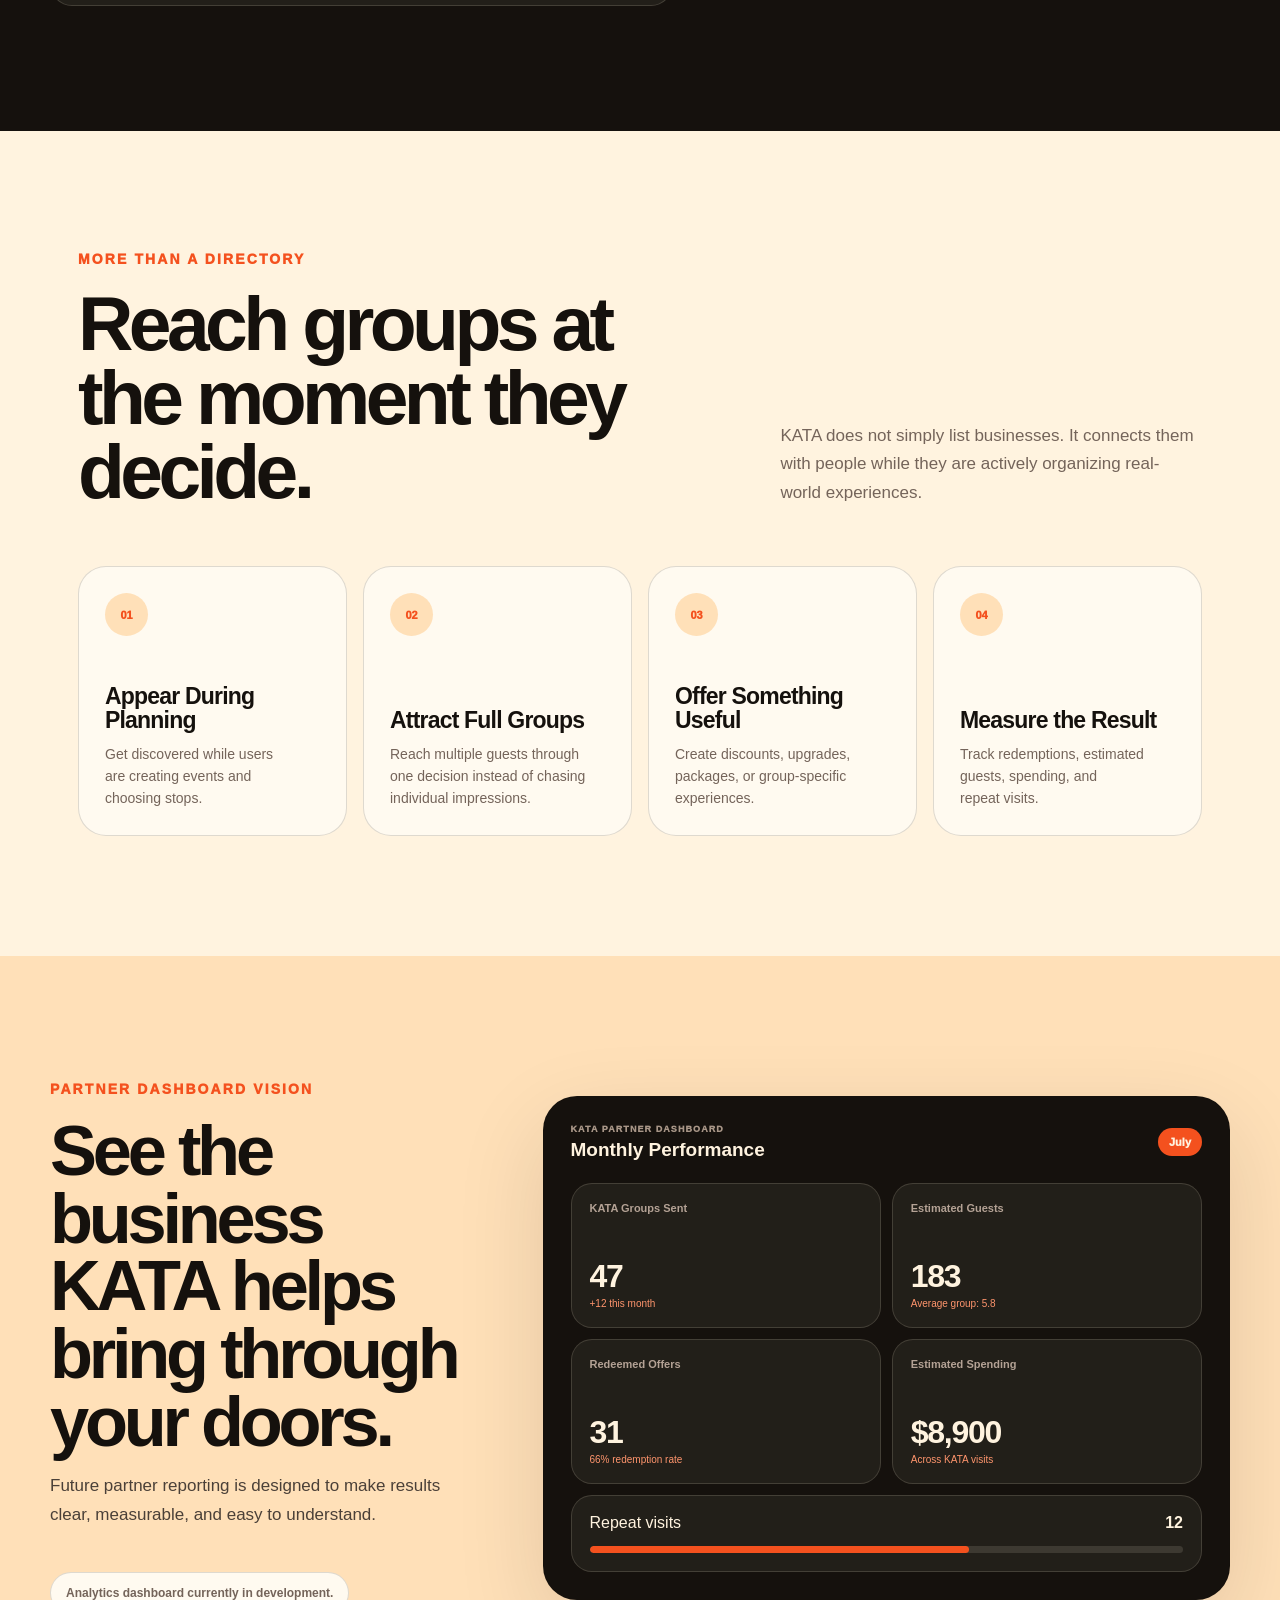
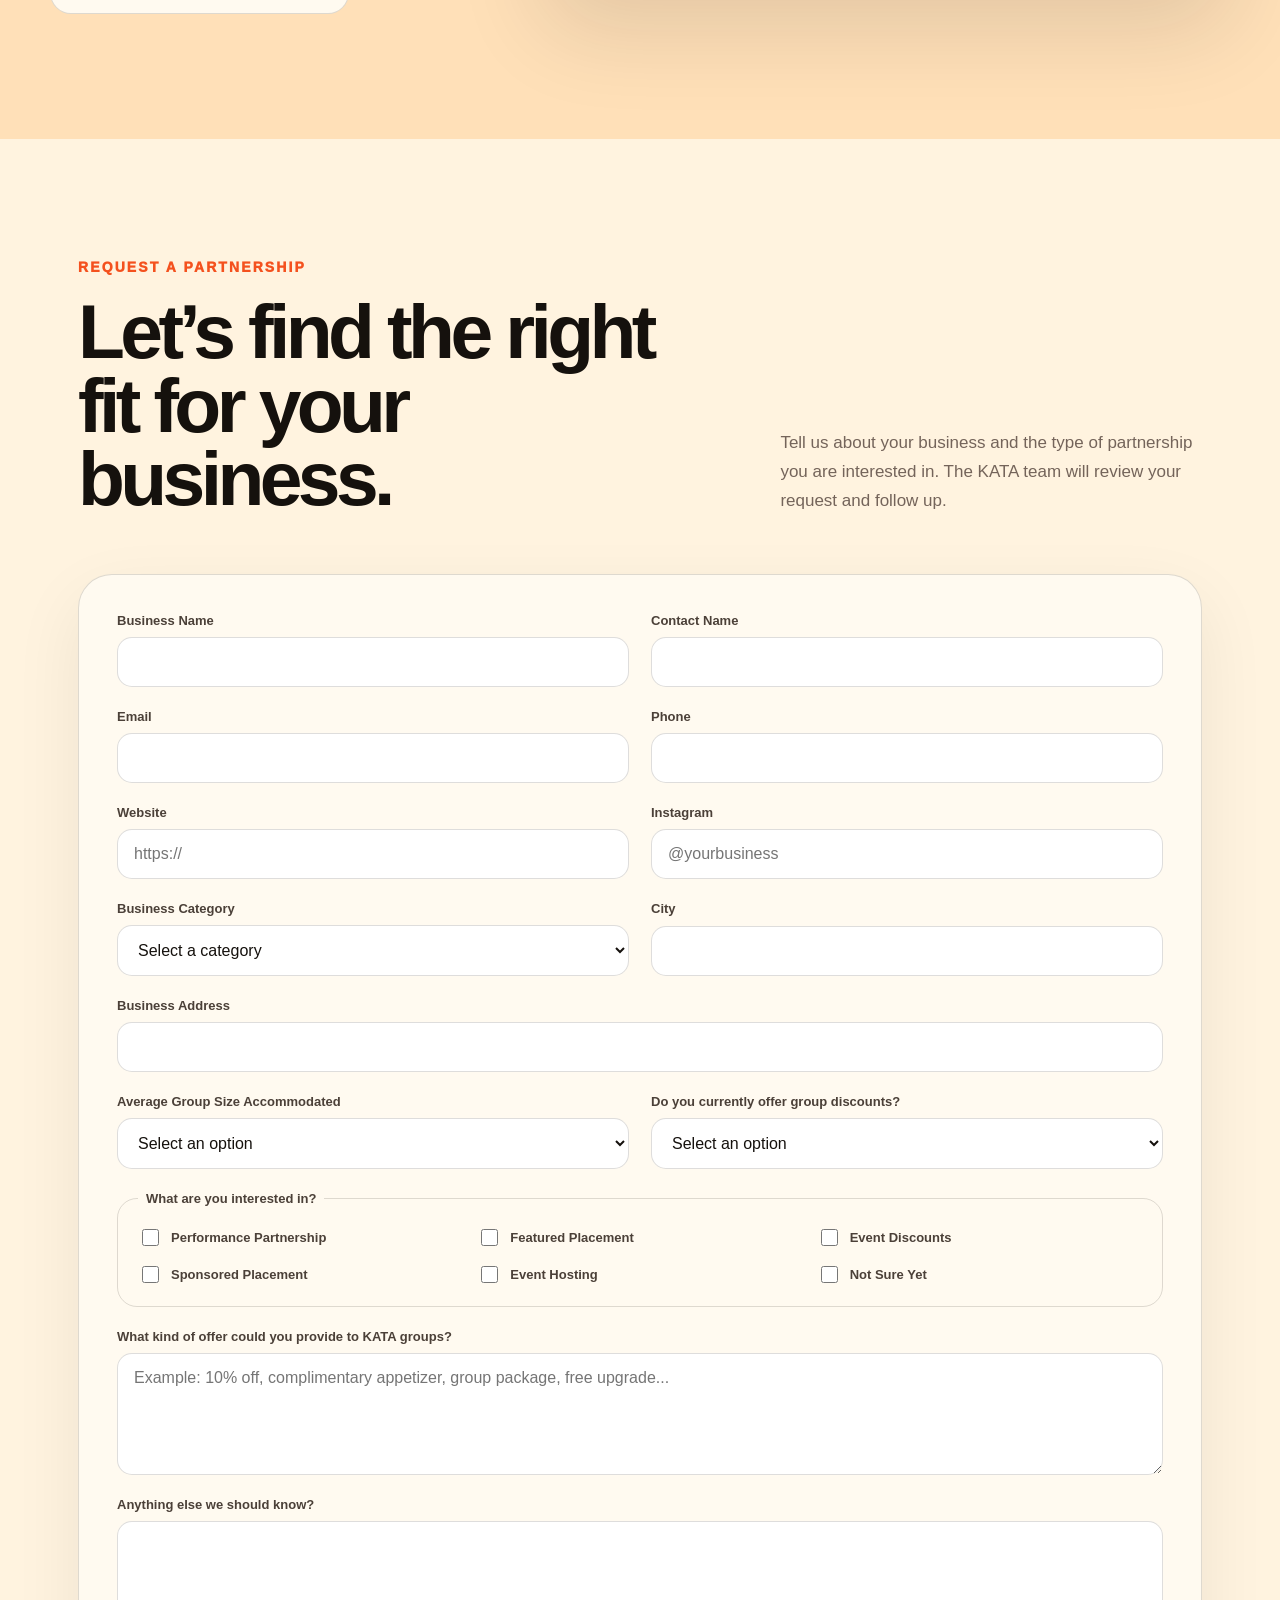
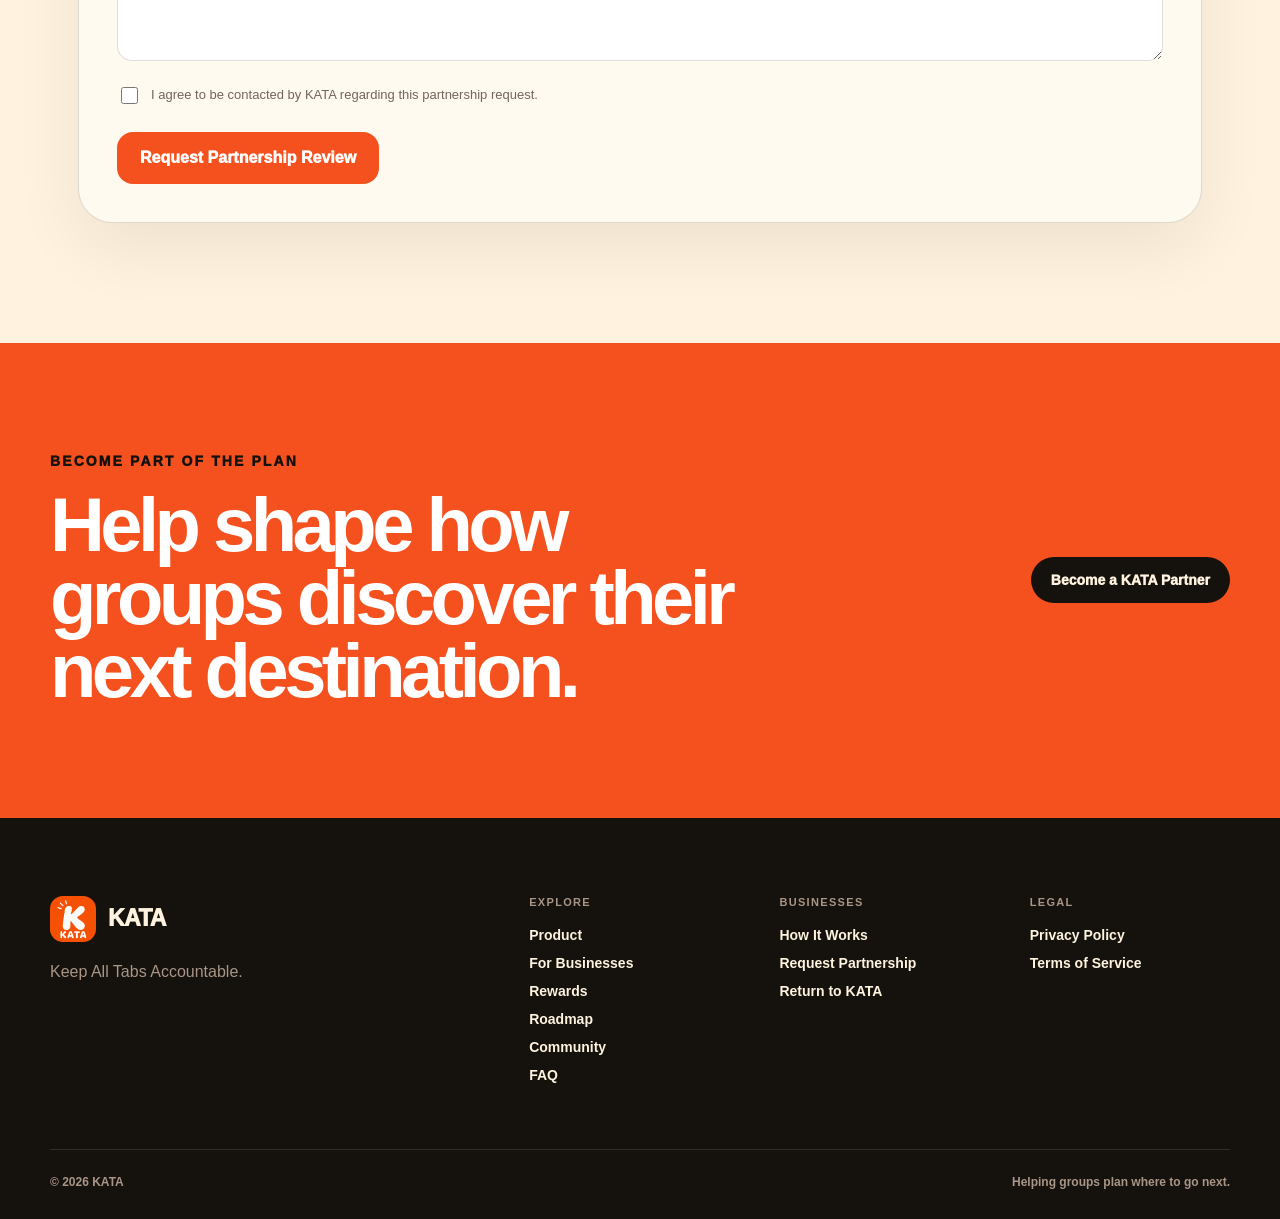
<file: partners.html>
<!DOCTYPE html>
<html lang="en">
<head>
  <meta charset="UTF-8" />
  <meta name="viewport" content="width=device-width, initial-scale=1.0" />

  <title>Become a KATA Partner</title>

  <meta
    name="description"
    content="KATA helps local businesses reach groups actively deciding where to eat, meet, celebrate, and spend."
  />

  <meta property="og:title" content="Become a KATA Partner" />
  <meta
    property="og:description"
    content="Bring more groups through your doors with performance-based and featured partnership options."
  />
  <meta property="og:image" content="KATAMAINLOGO.png" />
  <meta property="og:type" content="website" />

  <link rel="icon" type="image/png" href="favicon.png" />
  <link rel="apple-touch-icon" href="KATAMAINLOGO.png" />

  <link rel="stylesheet" href="style.css" />
  <script src="script.js" defer></script>
</head>

<body>

  <a class="skip-link" href="#main-content">
    Skip to content
  </a>

  <header class="site-header">

    <nav class="nav-shell" aria-label="Primary navigation">

      <a class="brand" href="index.html" aria-label="KATA home">
        <img src="KATAMAINLOGO.png" alt="" />
        <span>KATA</span>
      </a>

      <button
        class="menu-toggle"
        type="button"
        aria-expanded="false"
        aria-controls="site-menu"
        aria-label="Open navigation menu">

        <span></span>
        <span></span>

      </button>

      <div class="site-menu" id="site-menu">

        <div class="nav-links">
  <a href="index.html#product">Product</a>
  <a href="partners.html">For Businesses</a>
  <a href="rewards.html">Rewards</a>
  <a href="index.html#roadmap">Roadmap</a>
  <a href="index.html#community">Community</a>
  <a href="index.html#faq">FAQ</a>
</div>

        <div class="nav-actions">

          <a
            class="button button-ghost"
            href="index.html">
            Back to KATA
          </a>

          <a
            class="button button-dark"
            href="#partner-form">
            Request Partnership
          </a>

        </div>

      </div>

    </nav>

  </header>

  <main id="main-content">

    <section class="partner-hero section">

      <div class="partner-hero-copy">

        <p class="eyebrow">
          Become a KATA Partner
        </p>

        <h1>
          Bring more groups through your doors.
        </h1>

        <p class="partner-hero-subtitle">
          KATA helps people discover places to eat, meet, celebrate, and travel
          together.
        </p>

        <p class="partner-hero-description">
          Reach groups at the exact moment they are deciding where to go,
          what to do, and where to spend.
        </p>

        <div class="partner-hero-actions">

          <a
            class="button button-orange"
            href="#partner-form">
            Request Partnership
          </a>

          <a
            class="button button-outline"
            href="#how-partnerships-work">
            See How It Works
          </a>

        </div>

        <p class="partner-risk-note">
          Start with a performance-based partnership. If KATA does not send a
          redeemed group, you do not pay.
        </p>

      </div>

      <div class="partner-hero-card">

        <div class="partner-hero-card-top">

          <span>
            KATA PARTNER
          </span>

          <span class="partner-status">
            PERFECT FOR GROUPS
          </span>

        </div>

        <div class="partner-business-preview">

          <div class="partner-business-image">
            <img
              src="KATAMAINLOGO.png"
              alt="KATA partner profile preview"
            />
          </div>

          <div class="partner-business-copy">

            <small>
              FEATURED DESTINATION
            </small>

            <h2>
              Your Business
            </h2>

            <p>
              Discoverable while groups are actively building their plans.
            </p>

          </div>

        </div>

        <div class="partner-preview-stats">

          <div>
            <span>Groups Sent</span>
            <strong>47</strong>
          </div>

          <div>
            <span>Guests</span>
            <strong>183</strong>
          </div>

          <div>
            <span>Redemptions</span>
            <strong>31</strong>
          </div>

        </div>

      </div>

    </section>

    <section class="partner-category-strip">

      <div>Restaurants</div>
      <div>Breweries</div>
      <div>Coffee Shops</div>
      <div>Hotels</div>
      <div>Venues</div>
      <div>Experiences</div>

    </section>

    <section class="section partner-audience-section">

      <div class="section-heading split-heading">

        <div>

          <p class="eyebrow">
            Built for real destinations
          </p>

          <h2>
            Become part of the group’s next experience.
          </h2>

        </div>

        <p>
          KATA partners can appear while users are planning events, adding
          stops, exploring nearby places, and deciding where their group should
          spend.
        </p>

      </div>

      <div class="partner-type-grid">

        <article>
          <span>🍽️</span>
          <h3>Restaurants</h3>
          <p>Reach groups planning dinners, celebrations, and casual outings.</p>
        </article>

        <article>
          <span>🍺</span>
          <h3>Breweries</h3>
          <p>Become a suggested stop for birthdays, nightlife, and group plans.</p>
        </article>

        <article>
          <span>☕</span>
          <h3>Coffee Shops</h3>
          <p>Connect with morning meetups, work sessions, and travel groups.</p>
        </article>

        <article>
          <span>⛳</span>
          <h3>Golf Courses</h3>
          <p>Reach groups planning full golf days, tournaments, and outings.</p>
        </article>

        <article>
          <span>🏨</span>
          <h3>Hotels</h3>
          <p>Become part of weekend trips, business travel, and group stays.</p>
        </article>

        <article>
          <span>🎳</span>
          <h3>Activities</h3>
          <p>Get discovered through bowling, escape rooms, arcades, and events.</p>
        </article>

        <article>
          <span>💈</span>
          <h3>Barbershops</h3>
          <p>Reach groups getting ready before nightlife, events, and travel.</p>
        </article>

        <article>
          <span>🎟️</span>
          <h3>Venues</h3>
          <p>Connect with concerts, private events, festivals, and celebrations.</p>
        </article>

      </div>

    </section>

    <section
      class="partner-how-section"
      id="how-partnerships-work">

      <div class="partner-how-inner">

        <div class="section-heading">

          <p class="eyebrow eyebrow-light">
            How it works
          </p>

          <h2>
            A simple way to reach groups already planning to spend.
          </h2>

        </div>

        <div class="partner-steps">

          <article>

            <span>
              01
            </span>

            <h3>
              Apply
            </h3>

            <p>
              Tell us about your business, your location, and the type of groups
              you want to attract.
            </p>

          </article>

          <article>

            <span>
              02
            </span>

            <h3>
              We Review
            </h3>

            <p>
              We review your business and recommend the partnership structure
              that makes the most sense.
            </p>

          </article>

          <article>

            <span>
              03
            </span>

            <h3>
              Get Featured
            </h3>

            <p>
              Your business becomes discoverable inside KATA when relevant
              groups are planning events.
            </p>

          </article>

        </div>

      </div>

    </section>

    <section class="section partner-options-section">

      <div class="section-heading split-heading">

        <div>

          <p class="eyebrow">
            Find the right partnership
          </p>

          <h2>
            Built around results, not another advertising subscription.
          </h2>

        </div>

        <p>
          Start with a low-risk performance model, upgrade to featured
          placement, or create a custom campaign for larger opportunities.
        </p>

      </div>

      <div class="partner-option-grid">

        <article class="partner-option-card partner-option-featured">

          <div class="partner-option-top">

            <span class="partner-option-label">
              Recommended
            </span>

            <span>
              No monthly fee
            </span>

          </div>

          <h3>
            Performance Partner
          </h3>

          <p>
            Only pay when a verified KATA group redeems an offer at your
            business.
          </p>

          <ul>
            <li>Business profile</li>
            <li>Group-focused offers</li>
            <li>Redemption tracking</li>
            <li>Performance reporting</li>
            <li>Estimated guests and spending</li>
            <li>No payment when no group is sent</li>
          </ul>

          <a
            class="button button-orange"
            href="#partner-form">
            Start With Performance
          </a>

        </article>

        <article class="partner-option-card">

          <div class="partner-option-top">

            <span class="partner-option-label partner-option-label-dark">
              Visibility
            </span>

            <span>
              Monthly partnership
            </span>

          </div>

          <h3>
            Featured Partner
          </h3>

          <p>
            For businesses that want consistent visibility and premium
            placement inside KATA.
          </p>

          <ul>
            <li>Priority placement</li>
            <li>Featured search visibility</li>
            <li>Photos and custom profile</li>
            <li>“Perfect for Groups” badge</li>
            <li>Promotions and offers</li>
            <li>Partner analytics</li>
          </ul>

          <a
            class="button button-dark"
            href="#partner-form">
            Request Featured Placement
          </a>

        </article>

        <article class="partner-option-card">

          <div class="partner-option-top">

            <span class="partner-option-label partner-option-label-light">
              Custom
            </span>

            <span>
              Built around your goals
            </span>

          </div>

          <h3>
            Custom Partnership
          </h3>

          <p>
            For hotels, venues, chains, festivals, travel companies, and
            larger campaigns.
          </p>

          <ul>
            <li>Multiple locations</li>
            <li>Sponsored event campaigns</li>
            <li>Custom group offers</li>
            <li>Travel and hospitality packages</li>
            <li>Dedicated reporting</li>
            <li>Custom agreements</li>
          </ul>

          <a
            class="button button-outline"
            href="#partner-form">
            Talk to KATA
          </a>

        </article>

      </div>

    </section>

    <section class="partner-performance-section">

      <div class="partner-performance-inner">

        <div class="partner-performance-copy">

          <p class="eyebrow eyebrow-light">
            Pay for real results
          </p>

          <h2>
            Separate the customer offer from the KATA referral fee.
          </h2>

          <p>
            The customer receives the full discount or benefit your business
            chooses to offer. KATA’s referral fee is charged separately only
            after a verified group redemption.
          </p>

          <div class="partner-example-note">
            <strong>
              Example
            </strong>

            <p>
              A group spends $200. The business offers the customers 10% off.
              KATA charges an $8 referral fee for bringing the group.
            </p>
          </div>

        </div>

        <div class="partner-calculation-card">

          <div class="partner-calculation-row">
            <span>Group spending</span>
            <strong>$200</strong>
          </div>

          <div class="partner-calculation-row">
            <span>Customer savings</span>
            <strong>− $20</strong>
          </div>

          <div class="partner-calculation-row">
            <span>KATA referral fee</span>
            <strong>− $8</strong>
          </div>

          <div class="partner-calculation-total">
            <span>Business revenue</span>
            <strong>$172</strong>
          </div>

        </div>

      </div>

    </section>

    <section class="section partner-value-section">

      <div class="section-heading split-heading">

        <div>

          <p class="eyebrow">
            More than a directory
          </p>

          <h2>
            Reach groups at the moment they decide.
          </h2>

        </div>

        <p>
          KATA does not simply list businesses. It connects them with people
          while they are actively organizing real-world experiences.
        </p>

      </div>

      <div class="partner-value-grid">

        <article>
          <span>01</span>
          <h3>Appear During Planning</h3>
          <p>
            Get discovered while users are creating events and choosing stops.
          </p>
        </article>

        <article>
          <span>02</span>
          <h3>Attract Full Groups</h3>
          <p>
            Reach multiple guests through one decision instead of chasing
            individual impressions.
          </p>
        </article>

        <article>
          <span>03</span>
          <h3>Offer Something Useful</h3>
          <p>
            Create discounts, upgrades, packages, or group-specific
            experiences.
          </p>
        </article>

        <article>
          <span>04</span>
          <h3>Measure the Result</h3>
          <p>
            Track redemptions, estimated guests, spending, and repeat visits.
          </p>
        </article>

      </div>

    </section>

    <section class="partner-dashboard-section">

      <div class="partner-dashboard-inner">

        <div class="partner-dashboard-copy">

          <p class="eyebrow">
            Partner dashboard vision
          </p>

          <h2>
            See the business KATA helps bring through your doors.
          </h2>

          <p>
            Future partner reporting is designed to make results clear,
            measurable, and easy to understand.
          </p>

          <div class="partner-dashboard-note">
            Analytics dashboard currently in development.
          </div>

        </div>

        <div class="partner-dashboard">

          <div class="partner-dashboard-header">

            <div>
              <small>KATA PARTNER DASHBOARD</small>
              <strong>Monthly Performance</strong>
            </div>

            <span>
              July
            </span>

          </div>

          <div class="partner-dashboard-grid">

            <article>
              <span>KATA Groups Sent</span>
              <strong>47</strong>
              <small>+12 this month</small>
            </article>

            <article>
              <span>Estimated Guests</span>
              <strong>183</strong>
              <small>Average group: 5.8</small>
            </article>

            <article>
              <span>Redeemed Offers</span>
              <strong>31</strong>
              <small>66% redemption rate</small>
            </article>

            <article>
              <span>Estimated Spending</span>
              <strong>$8,900</strong>
              <small>Across KATA visits</small>
            </article>

          </div>

          <div class="partner-dashboard-bar">

            <div>
              <span>Repeat visits</span>
              <strong>12</strong>
            </div>

            <div class="dashboard-progress">
              <span></span>
            </div>

          </div>

        </div>

      </div>

    </section>

    <section class="section partner-form-section" id="partner-form">

      <div class="section-heading split-heading">

        <div>

          <p class="eyebrow">
            Request a partnership
          </p>

          <h2>
            Let’s find the right fit for your business.
          </h2>

        </div>

        <p>
          Tell us about your business and the type of partnership you are
          interested in. The KATA team will review your request and follow up.
        </p>

      </div>

      <form
        class="partner-form"
        action="https://formspree.io/f/mrevqnkv"
        method="POST">

        <input
          type="hidden"
          name="form_type"
          value="KATA Partner Request"
        />

        <div class="partner-form-grid">

          <div class="form-field">
            <label for="business-name">
              Business Name
            </label>

            <input
              id="business-name"
              type="text"
              name="business_name"
              required
            />
          </div>

          <div class="form-field">
            <label for="contact-name">
              Contact Name
            </label>

            <input
              id="contact-name"
              type="text"
              name="contact_name"
              required
            />
          </div>

          <div class="form-field">
            <label for="partner-email">
              Email
            </label>

            <input
              id="partner-email"
              type="email"
              name="email"
              autocomplete="email"
              required
            />
          </div>

          <div class="form-field">
            <label for="partner-phone">
              Phone
            </label>

            <input
              id="partner-phone"
              type="tel"
              name="phone"
              autocomplete="tel"
              required
            />
          </div>

          <div class="form-field">
            <label for="partner-website">
              Website
            </label>

            <input
              id="partner-website"
              type="url"
              name="website"
              placeholder="https://"
            />
          </div>

          <div class="form-field">
            <label for="partner-instagram">
              Instagram
            </label>

            <input
              id="partner-instagram"
              type="text"
              name="instagram"
              placeholder="@yourbusiness"
            />
          </div>

          <div class="form-field">
            <label for="business-category">
              Business Category
            </label>

            <select
              id="business-category"
              name="business_category"
              required>

              <option value="">
                Select a category
              </option>

              <option value="Restaurant">
                Restaurant
              </option>

              <option value="Brewery">
                Brewery
              </option>

              <option value="Coffee Shop">
                Coffee Shop
              </option>

              <option value="Bar or Lounge">
                Bar or Lounge
              </option>

              <option value="Hotel">
                Hotel
              </option>

              <option value="Golf Course">
                Golf Course
              </option>

              <option value="Entertainment">
                Entertainment
              </option>

              <option value="Venue">
                Venue
              </option>

              <option value="Barbershop">
                Barbershop
              </option>

              <option value="Fitness">
                Fitness
              </option>

              <option value="Travel">
                Travel
              </option>

              <option value="Other">
                Other
              </option>

            </select>
          </div>

          <div class="form-field">
            <label for="business-city">
              City
            </label>

            <input
              id="business-city"
              type="text"
              name="city"
              required
            />
          </div>

          <div class="form-field form-field-wide">
            <label for="business-address">
              Business Address
            </label>

            <input
              id="business-address"
              type="text"
              name="business_address"
              autocomplete="street-address"
            />
          </div>

          <div class="form-field">
            <label for="average-group-size">
              Average Group Size Accommodated
            </label>

            <select
              id="average-group-size"
              name="average_group_size">

              <option value="">
                Select an option
              </option>

              <option value="2-4">
                2–4 guests
              </option>

              <option value="5-8">
                5–8 guests
              </option>

              <option value="9-15">
                9–15 guests
              </option>

              <option value="16-30">
                16–30 guests
              </option>

              <option value="30+">
                30+ guests
              </option>

            </select>
          </div>

          <div class="form-field">
            <label for="group-discounts">
              Do you currently offer group discounts?
            </label>

            <select
              id="group-discounts"
              name="group_discounts">

              <option value="">
                Select an option
              </option>

              <option value="Yes">
                Yes
              </option>

              <option value="No">
                No
              </option>

              <option value="Sometimes">
                Sometimes
              </option>

            </select>
          </div>

          <div class="form-field form-field-wide">

            <fieldset class="partner-interest-fieldset">

              <legend>
                What are you interested in?
              </legend>

              <label>
                <input
                  type="checkbox"
                  name="interest"
                  value="Performance Partnership"
                />
                Performance Partnership
              </label>

              <label>
                <input
                  type="checkbox"
                  name="interest"
                  value="Featured Placement"
                />
                Featured Placement
              </label>

              <label>
                <input
                  type="checkbox"
                  name="interest"
                  value="Event Discounts"
                />
                Event Discounts
              </label>

              <label>
                <input
                  type="checkbox"
                  name="interest"
                  value="Sponsored Placement"
                />
                Sponsored Placement
              </label>

              <label>
                <input
                  type="checkbox"
                  name="interest"
                  value="Event Hosting"
                />
                Event Hosting
              </label>

              <label>
                <input
                  type="checkbox"
                  name="interest"
                  value="Not Sure Yet"
                />
                Not Sure Yet
              </label>

            </fieldset>

          </div>

          <div class="form-field form-field-wide">

            <label for="partner-offer">
              What kind of offer could you provide to KATA groups?
            </label>

            <textarea
              id="partner-offer"
              name="potential_offer"
              rows="5"
              placeholder="Example: 10% off, complimentary appetizer, group package, free upgrade..."
            ></textarea>

          </div>

          <div class="form-field form-field-wide">

            <label for="partner-message">
              Anything else we should know?
            </label>

            <textarea
              id="partner-message"
              name="message"
              rows="6"
            ></textarea>

          </div>

        </div>

        <label class="partner-consent">

          <input
            type="checkbox"
            name="consent"
            required
          />

          <span>
            I agree to be contacted by KATA regarding this partnership request.
          </span>

        </label>

        <button
          class="partner-submit-button"
          type="submit">
          Request Partnership Review
        </button>

      </form>

    </section>

    <section class="partner-final-cta">

      <div class="partner-final-cta-inner">

        <div>

          <p class="eyebrow eyebrow-dark">
            Become part of the plan
          </p>

          <h2>
            Help shape how groups discover their next destination.
          </h2>

        </div>

        <a
          class="button button-dark"
          href="#partner-form">
          Become a KATA Partner
        </a>

      </div>

    </section>

  </main>

  <footer class="footer">

    <div class="footer-grid">

      <div class="footer-brand">

        <a class="brand" href="index.html">
          <img src="KATAMAINLOGO.png" alt="" />
          <span>KATA</span>
        </a>

        <p>
          Keep All Tabs Accountable.
        </p>

      </div>

      <div class="footer-column">

  <strong>
    Explore
  </strong>

  <a href="index.html#product">Product</a>
  <a href="partners.html">For Businesses</a>
  <a href="rewards.html">Rewards</a>
  <a href="index.html#roadmap">Roadmap</a>
  <a href="index.html#community">Community</a>
  <a href="index.html#faq">FAQ</a>

</div>

      <div class="footer-column">

        <strong>
          Businesses
        </strong>

        <a href="#how-partnerships-work">How It Works</a>
        <a href="#partner-form">Request Partnership</a>
        <a href="index.html">Return to KATA</a>

      </div>

      <div class="footer-column">

        <strong>
          Legal
        </strong>

        <a href="privacy.html">
          Privacy Policy
        </a>

        <a href="terms.html">
          Terms of Service
        </a>

      </div>

    </div>

    <div class="footer-bottom">

      <span>
        © 2026 KATA
      </span>

      <span>
        Helping groups plan where to go next.
      </span>

    </div>

  </footer>

</body>
</html>
</file>
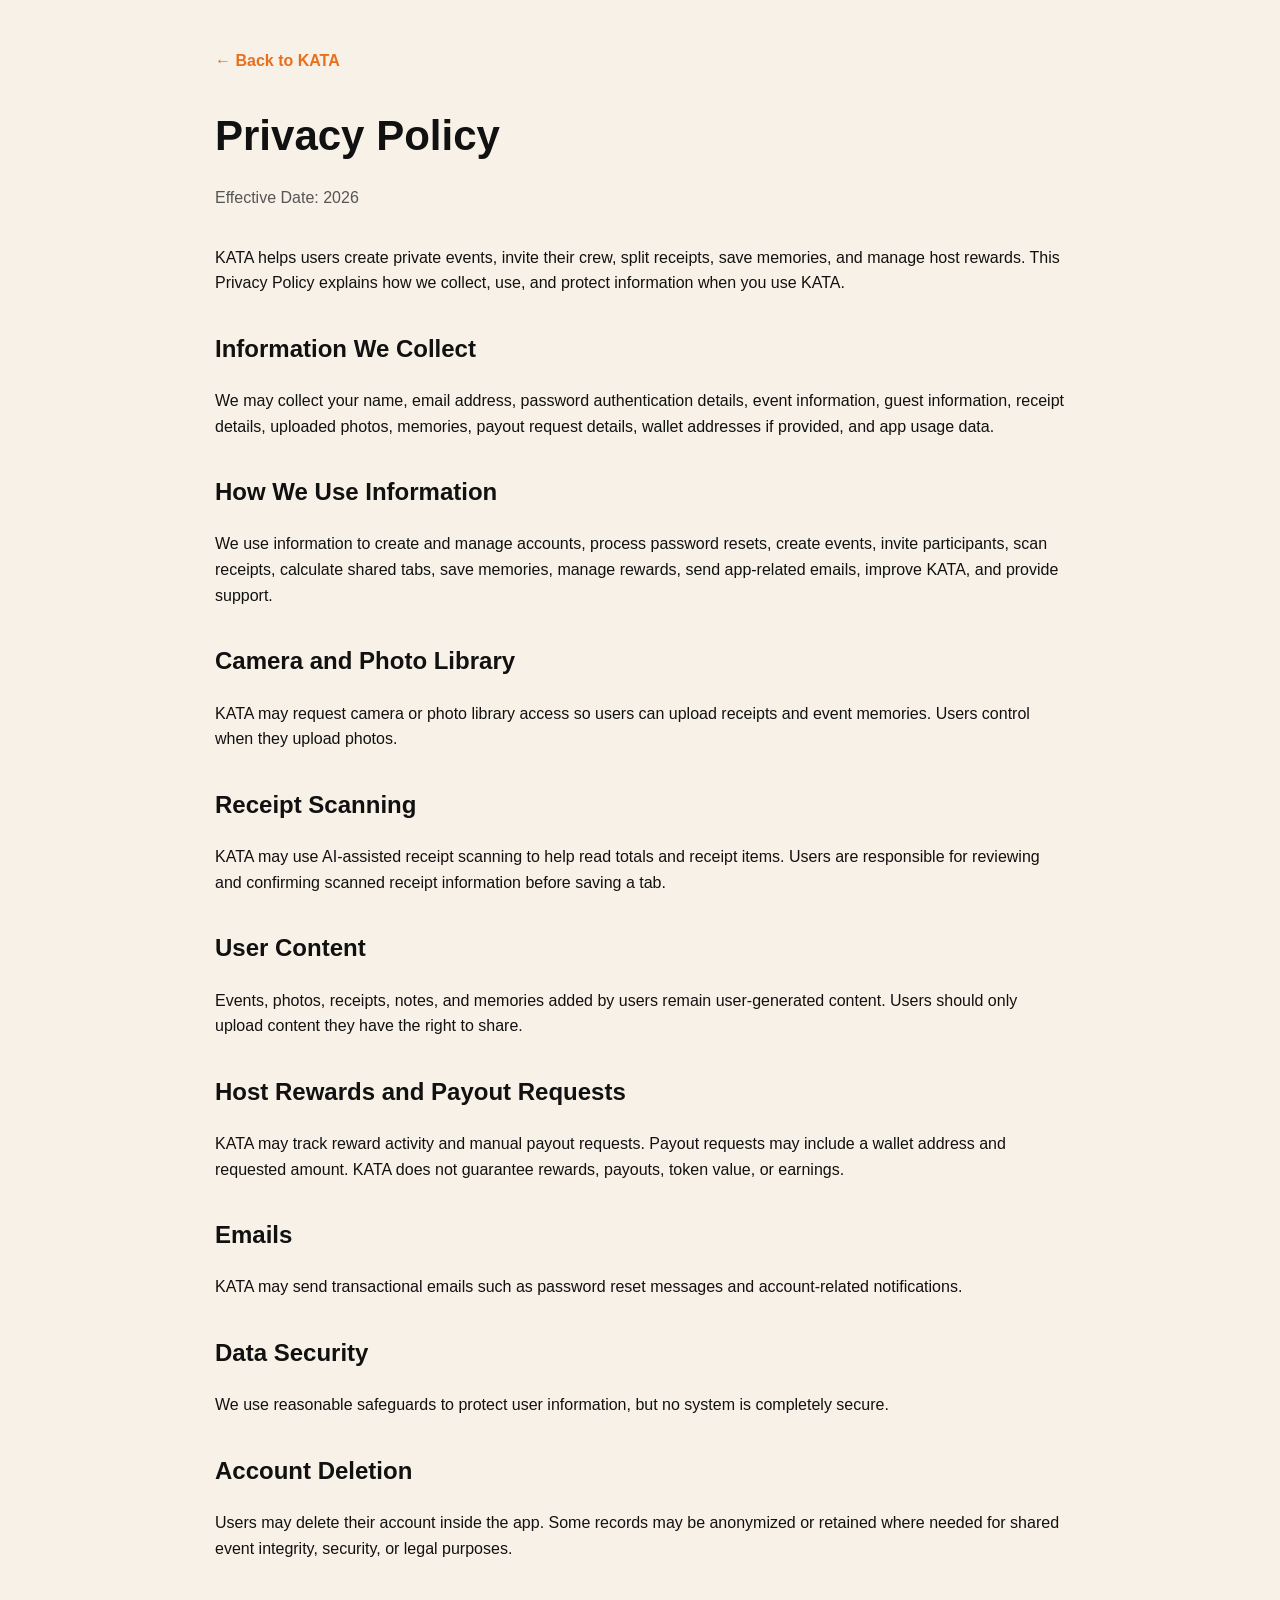
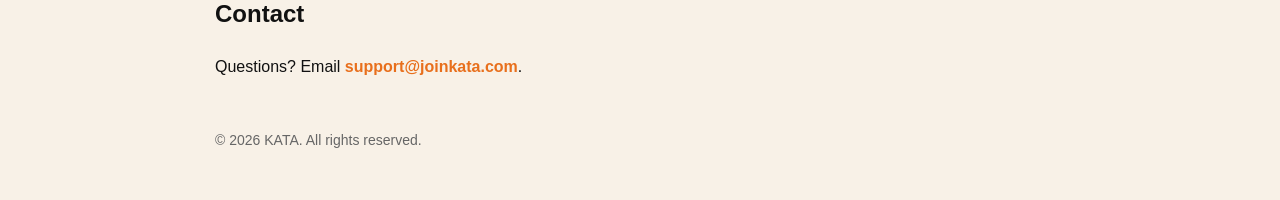
<file: privacy.html>
<!DOCTYPE html>
<html lang="en">
<head>
  <meta charset="UTF-8" />
  <meta name="viewport" content="width=device-width, initial-scale=1.0" />
  <title>KATA Privacy Policy</title>
  <style>
    body { margin:0; font-family: Arial, sans-serif; background:#f8f1e7; color:#111; line-height:1.6; }
    main { max-width:850px; margin:auto; padding:48px 22px; }
    a { color:#e86f1c; font-weight:700; text-decoration:none; }
    h1 { font-size:42px; margin-bottom:8px; }
    h2 { margin-top:34px; }
    .date { color:#555; margin-bottom:34px; }
    footer { margin-top:50px; font-size:14px; color:#666; }
  </style>
</head>
<body>
  <main>
    <a href="/">← Back to KATA</a>
    <h1>Privacy Policy</h1>
    <p class="date">Effective Date: 2026</p>

    <p>KATA helps users create private events, invite their crew, split receipts, save memories, and manage host rewards. This Privacy Policy explains how we collect, use, and protect information when you use KATA.</p>

    <h2>Information We Collect</h2>
    <p>We may collect your name, email address, password authentication details, event information, guest information, receipt details, uploaded photos, memories, payout request details, wallet addresses if provided, and app usage data.</p>

    <h2>How We Use Information</h2>
    <p>We use information to create and manage accounts, process password resets, create events, invite participants, scan receipts, calculate shared tabs, save memories, manage rewards, send app-related emails, improve KATA, and provide support.</p>

    <h2>Camera and Photo Library</h2>
    <p>KATA may request camera or photo library access so users can upload receipts and event memories. Users control when they upload photos.</p>

    <h2>Receipt Scanning</h2>
    <p>KATA may use AI-assisted receipt scanning to help read totals and receipt items. Users are responsible for reviewing and confirming scanned receipt information before saving a tab.</p>

    <h2>User Content</h2>
    <p>Events, photos, receipts, notes, and memories added by users remain user-generated content. Users should only upload content they have the right to share.</p>

    <h2>Host Rewards and Payout Requests</h2>
    <p>KATA may track reward activity and manual payout requests. Payout requests may include a wallet address and requested amount. KATA does not guarantee rewards, payouts, token value, or earnings.</p>

    <h2>Emails</h2>
    <p>KATA may send transactional emails such as password reset messages and account-related notifications.</p>

    <h2>Data Security</h2>
    <p>We use reasonable safeguards to protect user information, but no system is completely secure.</p>

    <h2>Account Deletion</h2>
    <p>Users may delete their account inside the app. Some records may be anonymized or retained where needed for shared event integrity, security, or legal purposes.</p>

    <h2>Contact</h2>
    <p>Questions? Email <a href="mailto:support@joinkata.com">support@joinkata.com</a>.</p>

    <footer>© 2026 KATA. All rights reserved.</footer>
  </main>
</body>
</html>
</file>
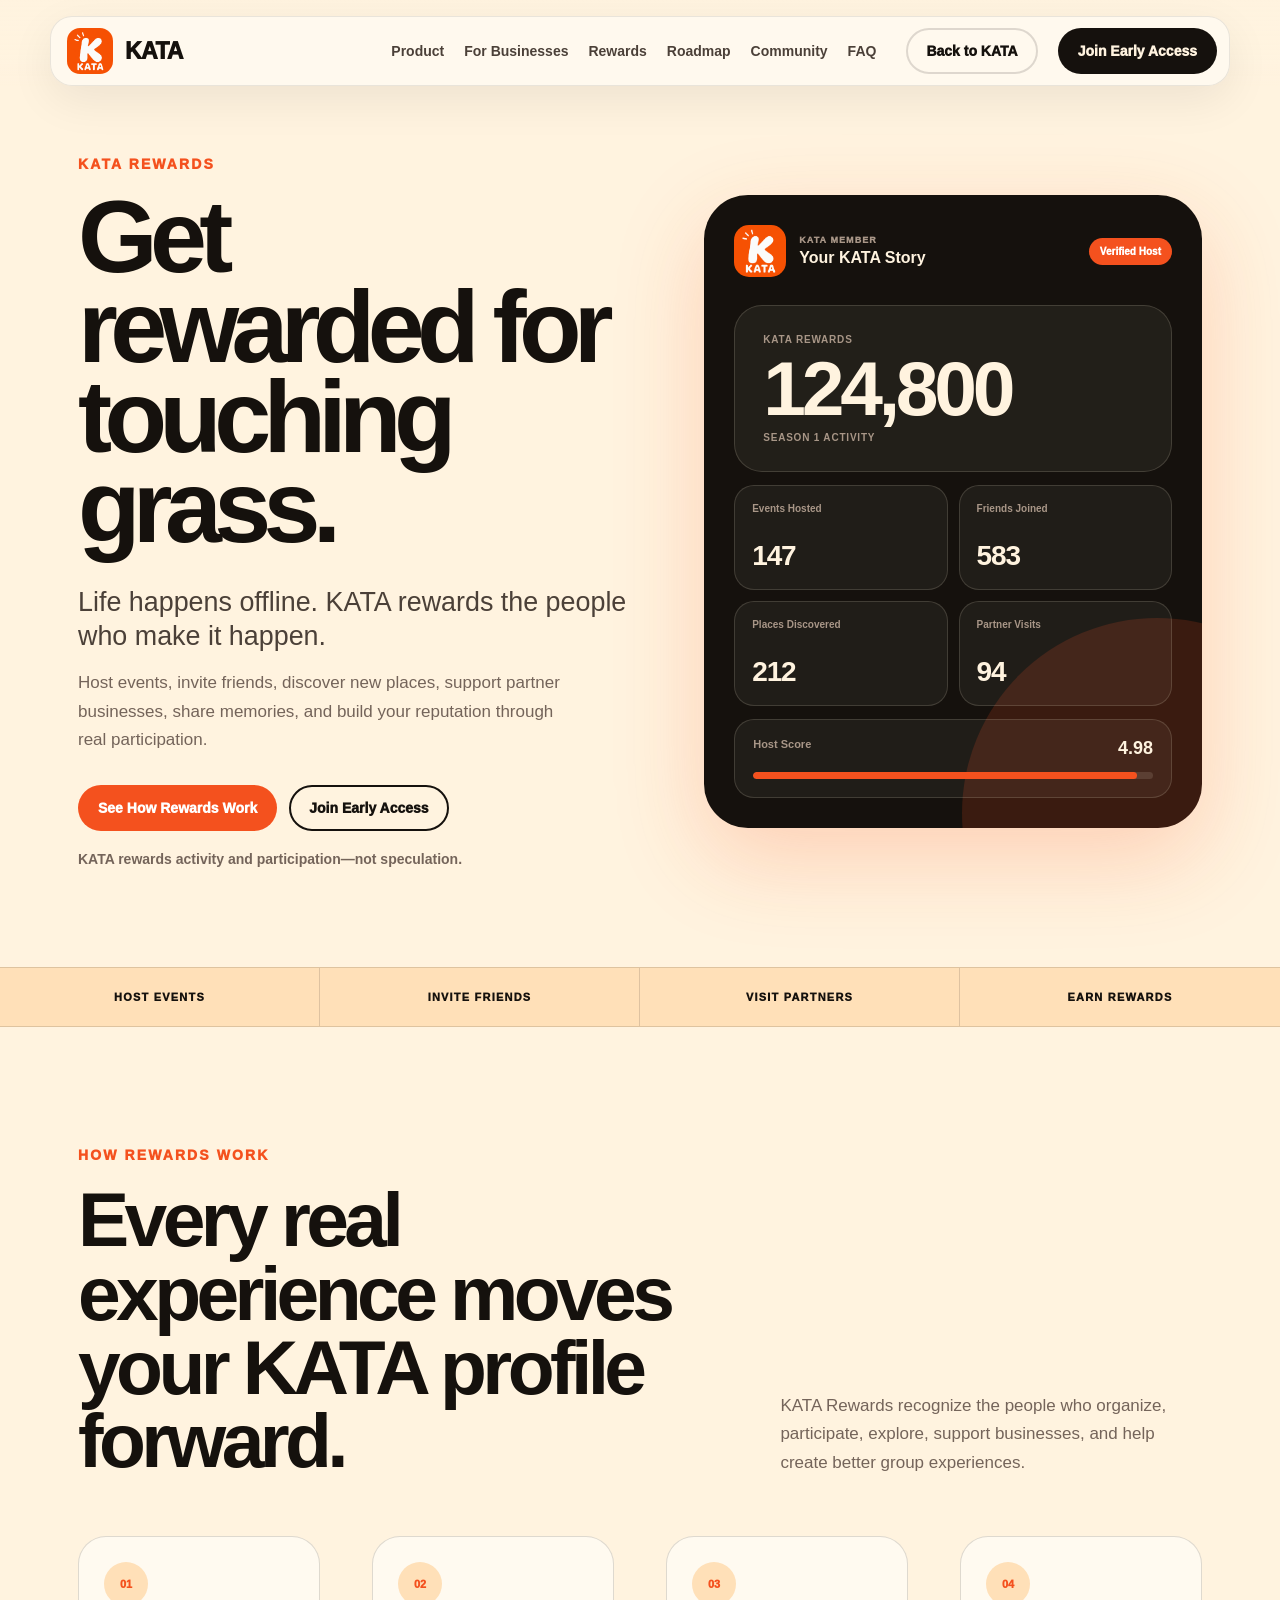
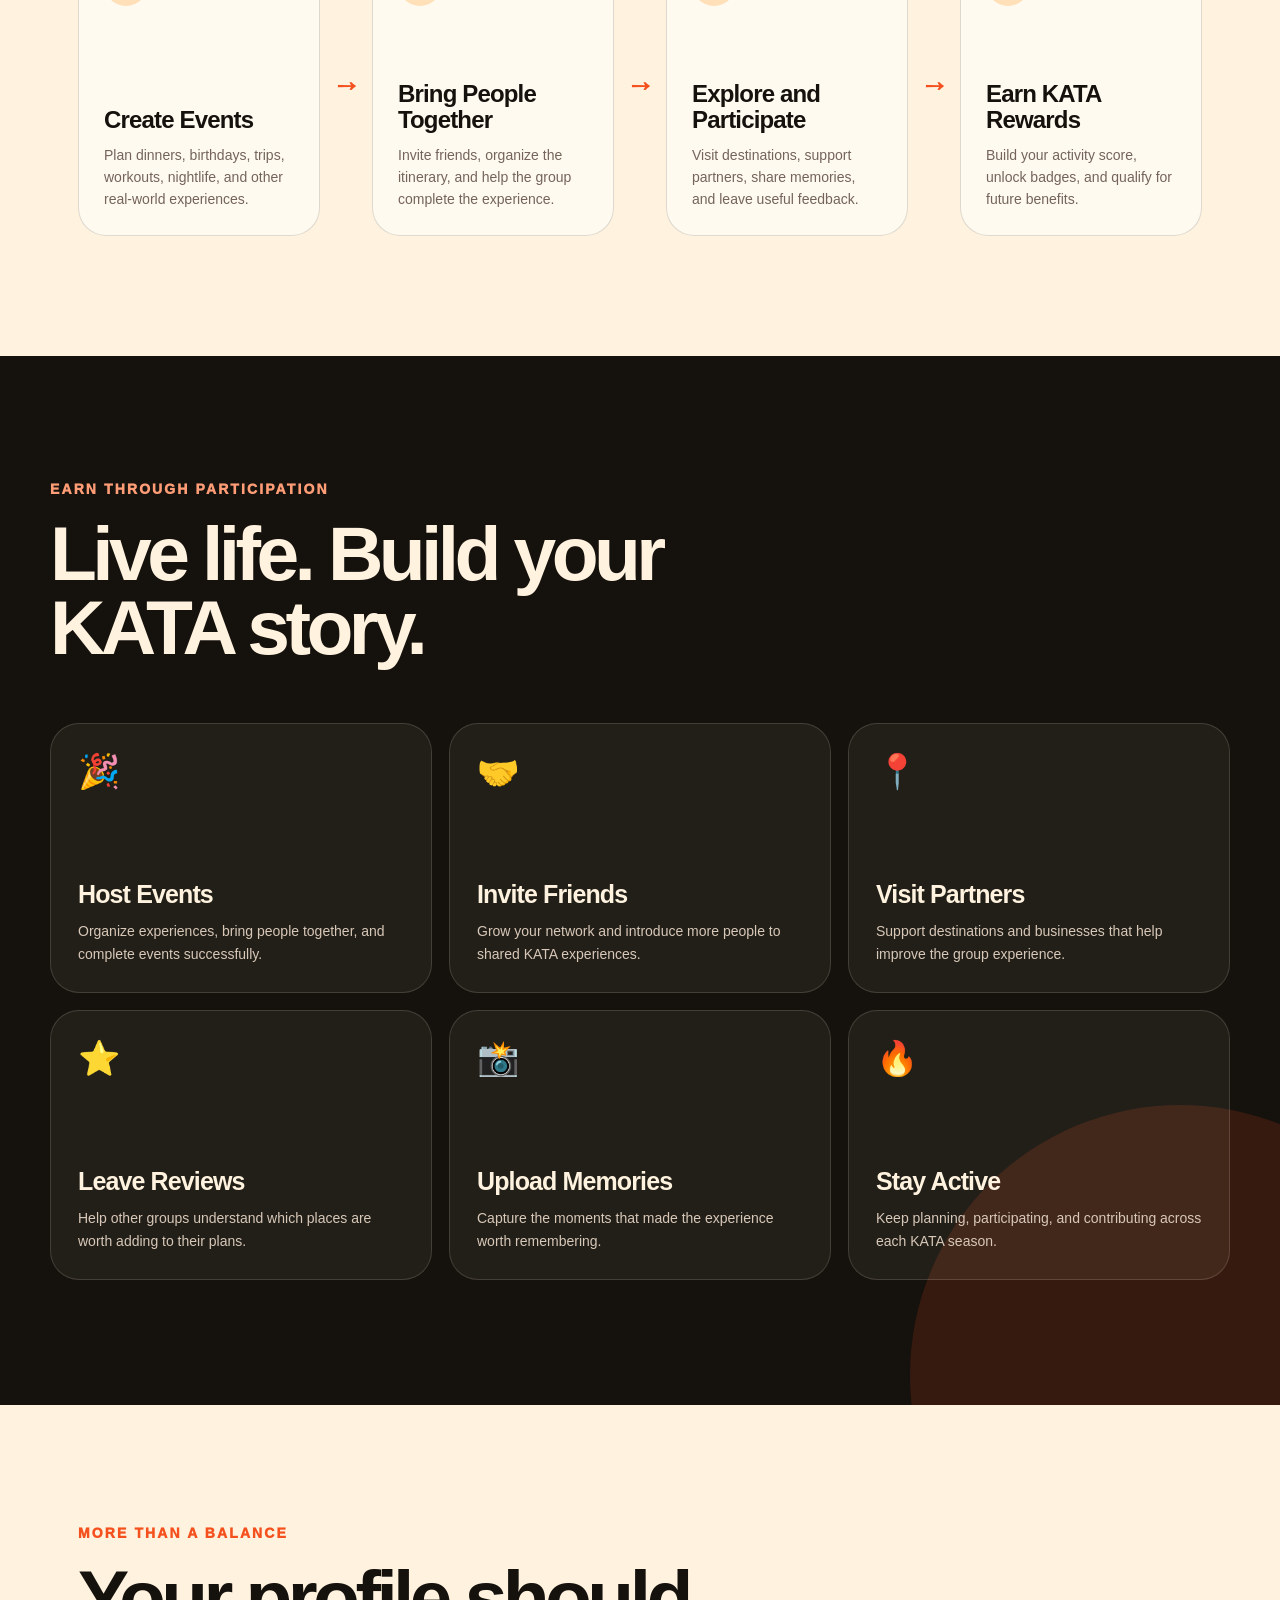
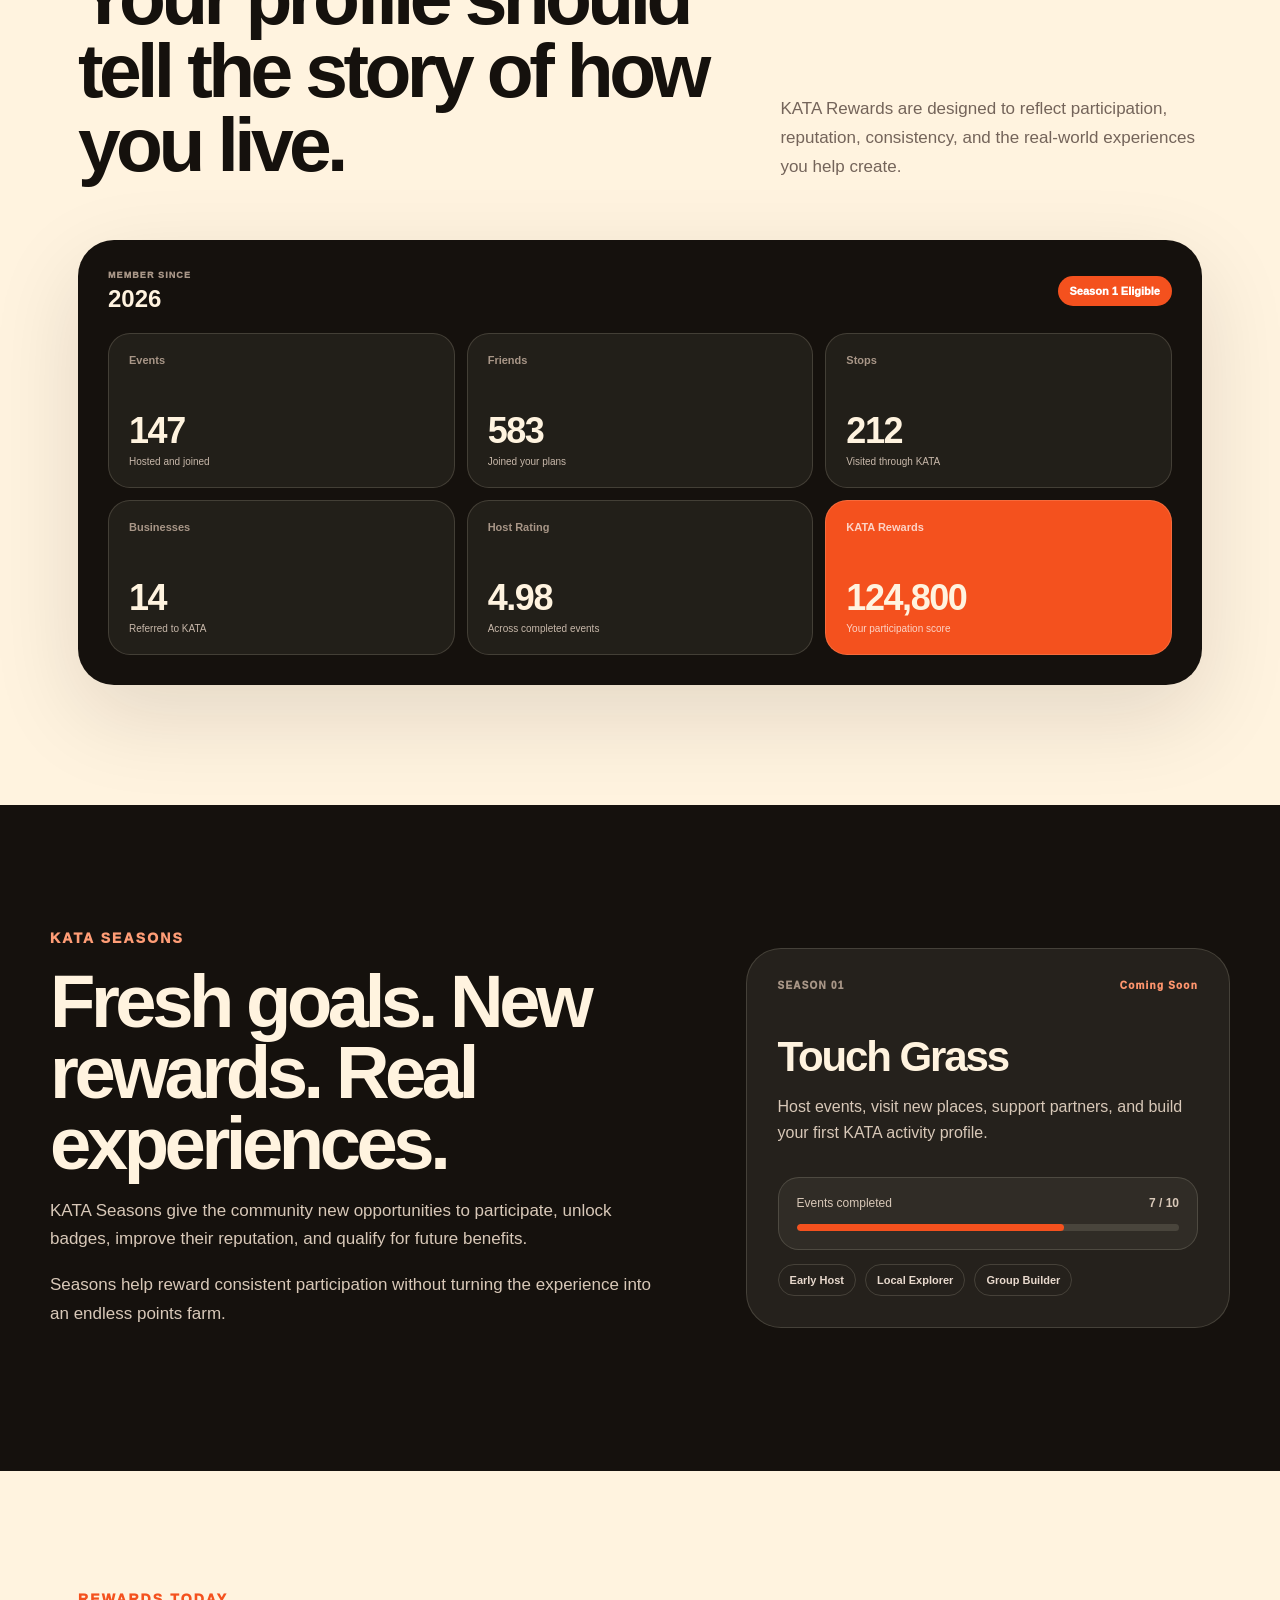
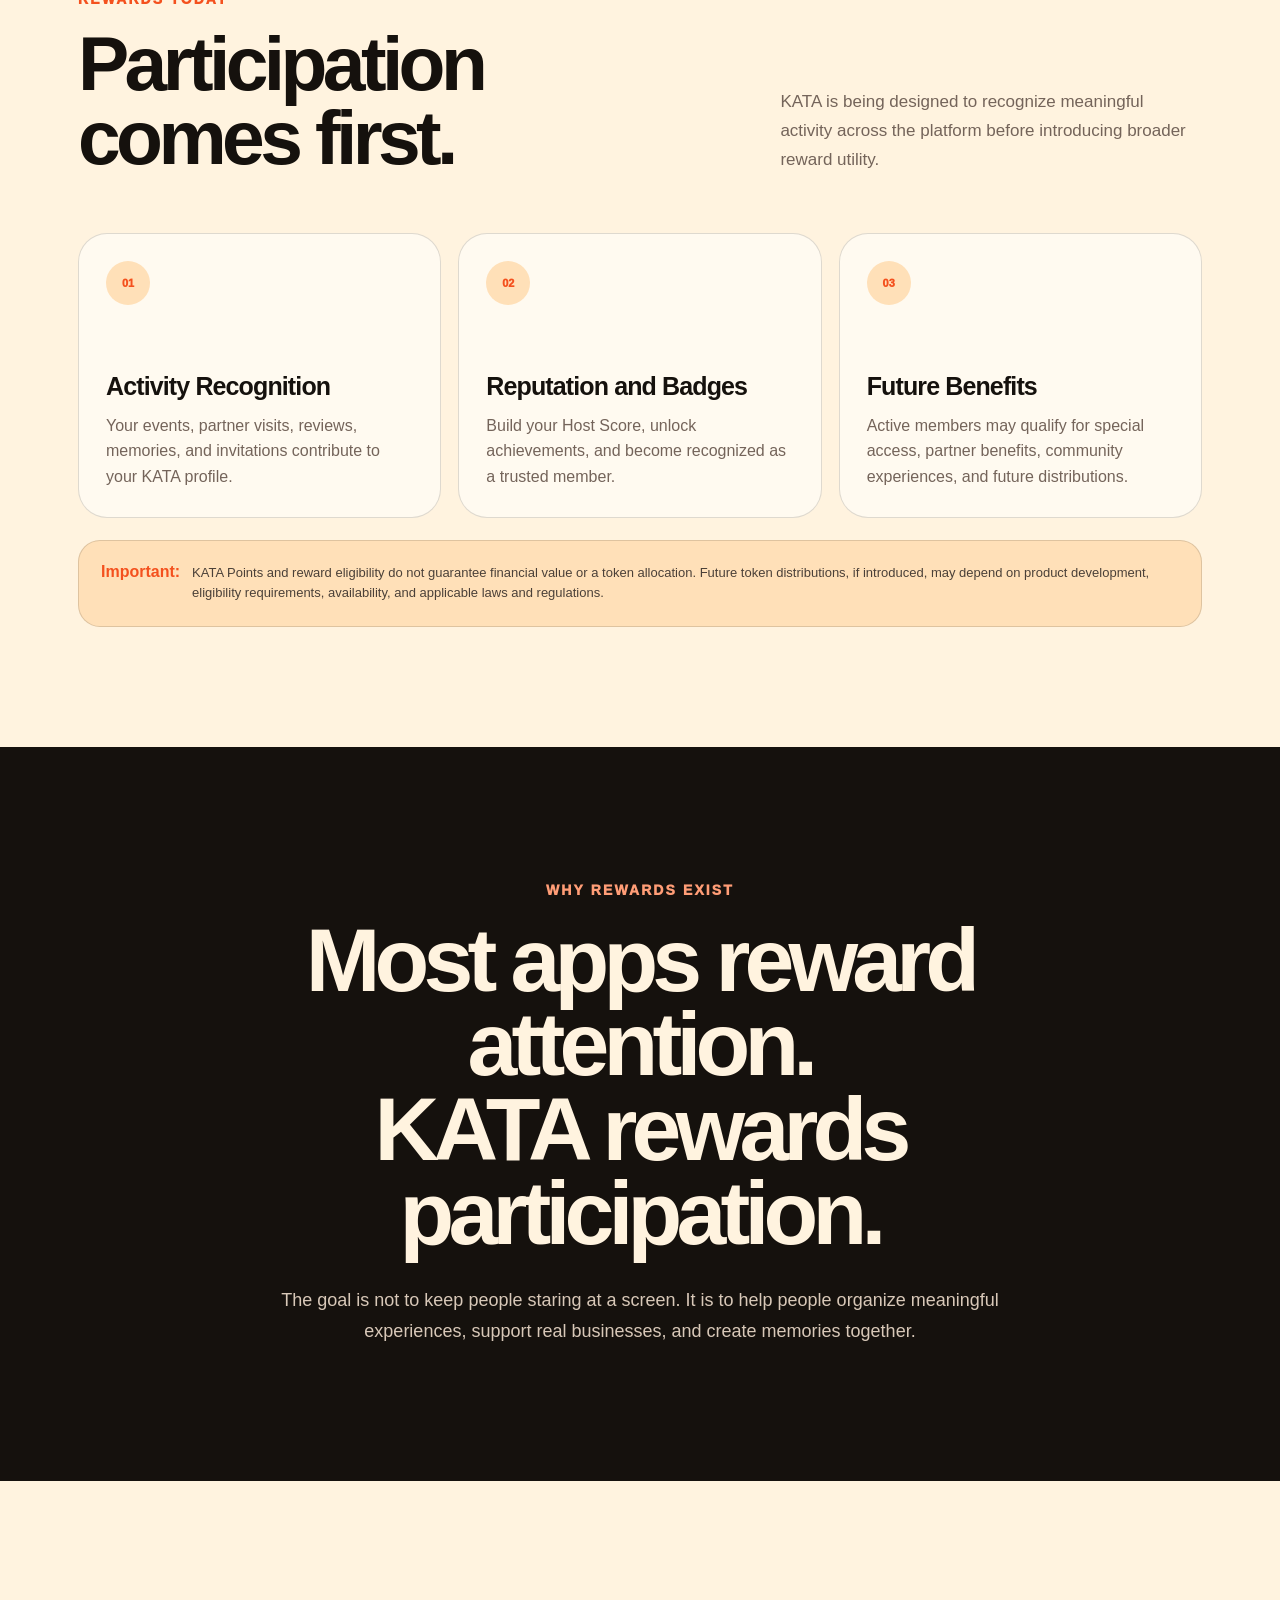
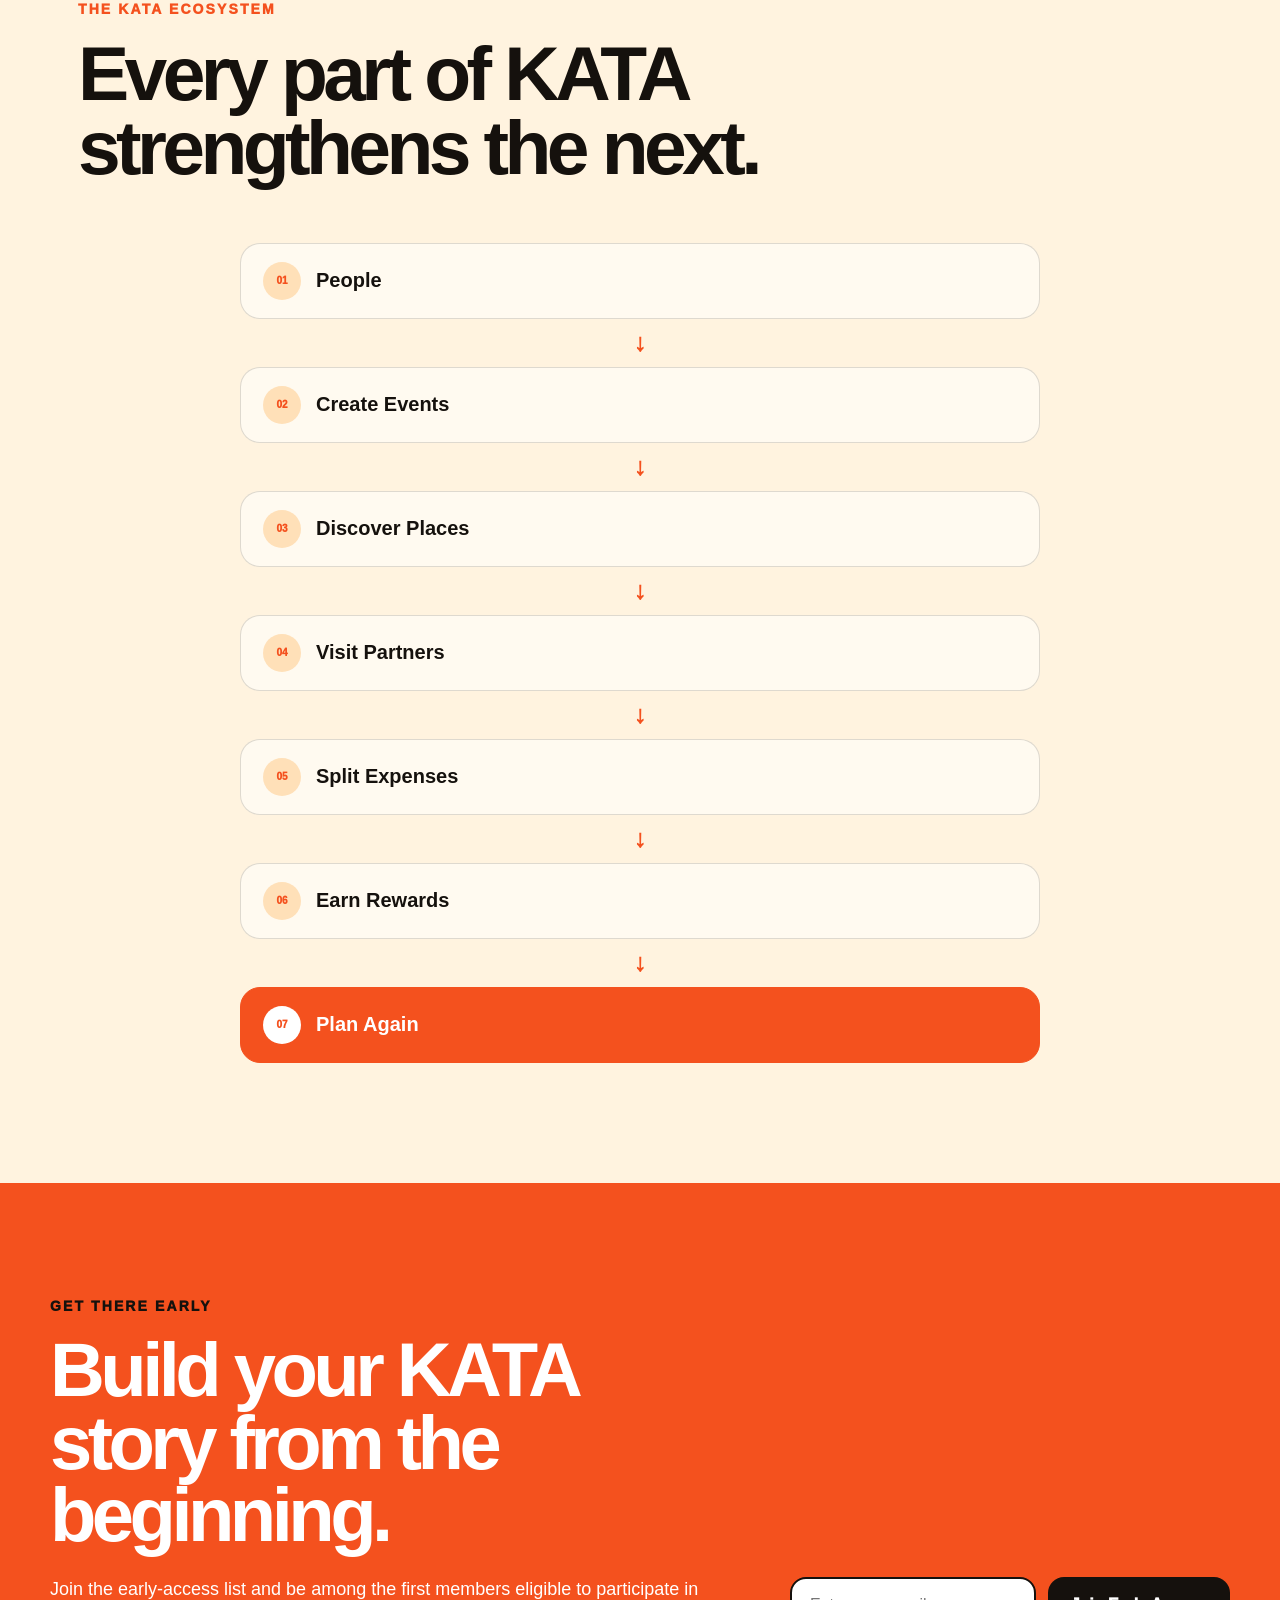
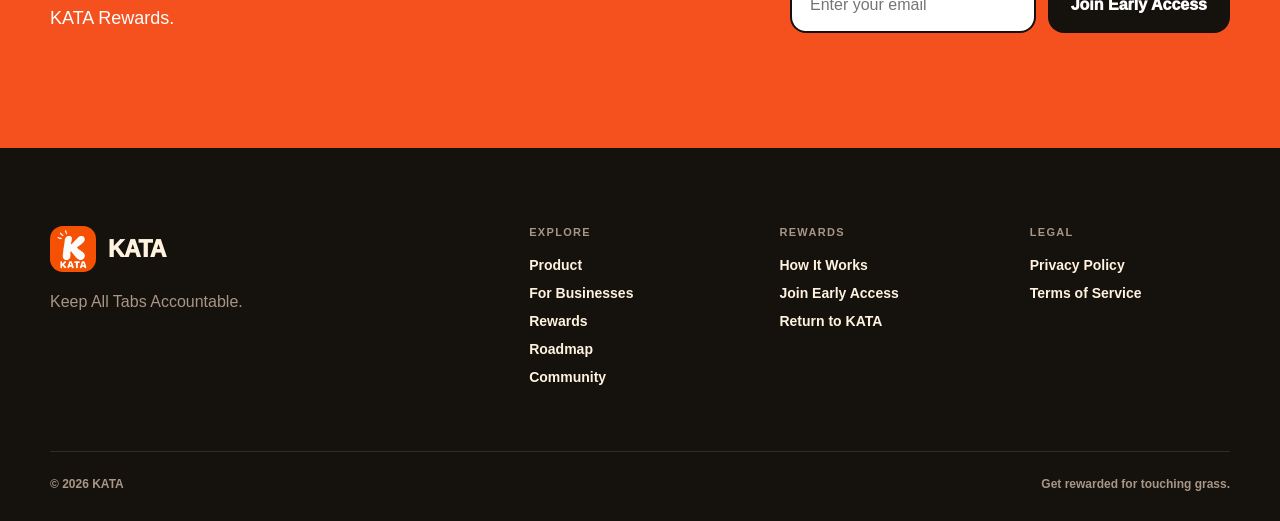
<file: rewards.html>
<!DOCTYPE html>
<html lang="en">
<head>
  <meta charset="UTF-8" />
  <meta name="viewport" content="width=device-width, initial-scale=1.0" />

  <title>KATA Rewards | Get Rewarded for Touching Grass</title>

  <meta
    name="description"
    content="Host events, invite friends, discover places, visit KATA partners, and earn rewards for real-world participation."
  />

  <meta
    property="og:title"
    content="KATA Rewards | Get Rewarded for Touching Grass"
  />

  <meta
    property="og:description"
    content="Life happens offline. KATA rewards the people who make it happen."
  />

  <meta property="og:image" content="KATAMAINLOGO.png" />
  <meta property="og:type" content="website" />

  <link rel="icon" type="image/png" href="favicon.png" />
  <link rel="apple-touch-icon" href="KATAMAINLOGO.png" />

  <link rel="stylesheet" href="style.css" />
  <script src="script.js" defer></script>
</head>

<body>

  <a class="skip-link" href="#main-content">
    Skip to content
  </a>

  <header class="site-header">

    <nav class="nav-shell" aria-label="Primary navigation">

      <a class="brand" href="index.html" aria-label="KATA home">
        <img src="KATAMAINLOGO.png" alt="" />
        <span>KATA</span>
      </a>

      <button
        class="menu-toggle"
        type="button"
        aria-expanded="false"
        aria-controls="site-menu"
        aria-label="Open navigation menu">

        <span></span>
        <span></span>

      </button>

      <div class="site-menu" id="site-menu">

        <div class="nav-links">
          <a href="index.html#product">Product</a>
          <a href="partners.html">For Businesses</a>
          <a href="rewards.html">Rewards</a>
          <a href="index.html#roadmap">Roadmap</a>
          <a href="index.html#community">Community</a>
          <a href="index.html#faq">FAQ</a>
        </div>

        <div class="nav-actions">

          <a
            class="button button-ghost"
            href="index.html">
            Back to KATA
          </a>

          <a
            class="button button-dark"
            href="#rewards-waitlist">
            Join Early Access
          </a>

        </div>

      </div>

    </nav>

  </header>

  <main id="main-content">

    <section class="rewards-hero section">

      <div class="rewards-hero-copy">

        <p class="eyebrow">
          KATA Rewards
        </p>

        <h1>
          Get rewarded for touching grass.
        </h1>

        <p class="rewards-hero-subtitle">
          Life happens offline. KATA rewards the people who make it happen.
        </p>

        <p class="rewards-hero-description">
          Host events, invite friends, discover new places, support partner
          businesses, share memories, and build your reputation through real
          participation.
        </p>

        <div class="rewards-hero-actions">

          <a
            class="button button-orange"
            href="#how-rewards-work">
            See How Rewards Work
          </a>

          <a
            class="button button-outline"
            href="#rewards-waitlist">
            Join Early Access
          </a>

        </div>

        <p class="rewards-note">
          KATA rewards activity and participation—not speculation.
        </p>

      </div>

      <div class="rewards-profile-card">

        <div class="rewards-profile-top">

          <div class="rewards-profile-user">

            <img src="KATAMAINLOGO.png" alt="" />

            <div>
              <small>KATA MEMBER</small>
              <strong>Your KATA Story</strong>
            </div>

          </div>

          <span class="verified-host">
            Verified Host
          </span>

        </div>

        <div class="rewards-points-panel">

          <span>
            KATA Rewards
          </span>

          <strong>
            124,800
          </strong>

          <small>
            Season 1 activity
          </small>

        </div>

        <div class="rewards-profile-stats">

          <div>
            <span>Events Hosted</span>
            <strong>147</strong>
          </div>

          <div>
            <span>Friends Joined</span>
            <strong>583</strong>
          </div>

          <div>
            <span>Places Discovered</span>
            <strong>212</strong>
          </div>

          <div>
            <span>Partner Visits</span>
            <strong>94</strong>
          </div>

        </div>

        <div class="rewards-host-score">

          <div>
            <span>Host Score</span>
            <strong>4.98</strong>
          </div>

          <div class="host-score-bar">
            <span></span>
          </div>

        </div>

      </div>

    </section>

    <section class="rewards-status-strip">

      <div>Host Events</div>
      <div>Invite Friends</div>
      <div>Visit Partners</div>
      <div>Earn Rewards</div>

    </section>

    <section
      class="section rewards-how-section"
      id="how-rewards-work">

      <div class="section-heading split-heading">

        <div>

          <p class="eyebrow">
            How rewards work
          </p>

          <h2>
            Every real experience moves your KATA profile forward.
          </h2>

        </div>

        <p>
          KATA Rewards recognize the people who organize, participate, explore,
          support businesses, and help create better group experiences.
        </p>

      </div>

      <div class="rewards-flow">

        <article>

          <span>01</span>

          <h3>
            Create Events
          </h3>

          <p>
            Plan dinners, birthdays, trips, workouts, nightlife, and other
            real-world experiences.
          </p>

        </article>

        <div class="rewards-flow-arrow">
          →
        </div>

        <article>

          <span>02</span>

          <h3>
            Bring People Together
          </h3>

          <p>
            Invite friends, organize the itinerary, and help the group complete
            the experience.
          </p>

        </article>

        <div class="rewards-flow-arrow">
          →
        </div>

        <article>

          <span>03</span>

          <h3>
            Explore and Participate
          </h3>

          <p>
            Visit destinations, support partners, share memories, and leave
            useful feedback.
          </p>

        </article>

        <div class="rewards-flow-arrow">
          →
        </div>

        <article>

          <span>04</span>

          <h3>
            Earn KATA Rewards
          </h3>

          <p>
            Build your activity score, unlock badges, and qualify for future
            benefits.
          </p>

        </article>

      </div>

    </section>

    <section class="rewards-earn-section">

      <div class="rewards-earn-inner">

        <div class="section-heading">

          <p class="eyebrow eyebrow-light">
            Earn through participation
          </p>

          <h2>
            Live life. Build your KATA story.
          </h2>

        </div>

        <div class="rewards-earn-grid">

          <article>

            <span class="reward-icon">
              🎉
            </span>

            <h3>
              Host Events
            </h3>

            <p>
              Organize experiences, bring people together, and complete events
              successfully.
            </p>

          </article>

          <article>

            <span class="reward-icon">
              🤝
            </span>

            <h3>
              Invite Friends
            </h3>

            <p>
              Grow your network and introduce more people to shared KATA
              experiences.
            </p>

          </article>

          <article>

            <span class="reward-icon">
              📍
            </span>

            <h3>
              Visit Partners
            </h3>

            <p>
              Support destinations and businesses that help improve the group
              experience.
            </p>

          </article>

          <article>

            <span class="reward-icon">
              ⭐
            </span>

            <h3>
              Leave Reviews
            </h3>

            <p>
              Help other groups understand which places are worth adding to
              their plans.
            </p>

          </article>

          <article>

            <span class="reward-icon">
              📸
            </span>

            <h3>
              Upload Memories
            </h3>

            <p>
              Capture the moments that made the experience worth remembering.
            </p>

          </article>

          <article>

            <span class="reward-icon">
              🔥
            </span>

            <h3>
              Stay Active
            </h3>

            <p>
              Keep planning, participating, and contributing across each KATA
              season.
            </p>

          </article>

        </div>

      </div>

    </section>

    <section class="section rewards-profile-section">

      <div class="section-heading split-heading">

        <div>

          <p class="eyebrow">
            More than a balance
          </p>

          <h2>
            Your profile should tell the story of how you live.
          </h2>

        </div>

        <p>
          KATA Rewards are designed to reflect participation, reputation,
          consistency, and the real-world experiences you help create.
        </p>

      </div>

      <div class="rewards-story-card">

        <div class="rewards-story-header">

          <div>

            <small>
              MEMBER SINCE
            </small>

            <strong>
              2026
            </strong>

          </div>

          <span>
            Season 1 Eligible
          </span>

        </div>

        <div class="rewards-story-grid">

          <article>
            <span>Events</span>
            <strong>147</strong>
            <small>Hosted and joined</small>
          </article>

          <article>
            <span>Friends</span>
            <strong>583</strong>
            <small>Joined your plans</small>
          </article>

          <article>
            <span>Stops</span>
            <strong>212</strong>
            <small>Visited through KATA</small>
          </article>

          <article>
            <span>Businesses</span>
            <strong>14</strong>
            <small>Referred to KATA</small>
          </article>

          <article>
            <span>Host Rating</span>
            <strong>4.98</strong>
            <small>Across completed events</small>
          </article>

          <article class="rewards-story-highlight">
            <span>KATA Rewards</span>
            <strong>124,800</strong>
            <small>Your participation score</small>
          </article>

        </div>

      </div>

    </section>

    <section class="rewards-seasons-section">

      <div class="rewards-seasons-inner">

        <div class="rewards-seasons-copy">

          <p class="eyebrow eyebrow-light">
            KATA Seasons
          </p>

          <h2>
            Fresh goals. New rewards. Real experiences.
          </h2>

          <p>
            KATA Seasons give the community new opportunities to participate,
            unlock badges, improve their reputation, and qualify for future
            benefits.
          </p>

          <p>
            Seasons help reward consistent participation without turning the
            experience into an endless points farm.
          </p>

        </div>

        <div class="rewards-season-card">

          <div class="rewards-season-card-top">

            <span>
              SEASON 01
            </span>

            <span class="season-status">
              Coming Soon
            </span>

          </div>

          <h3>
            Touch Grass
          </h3>

          <p>
            Host events, visit new places, support partners, and build your
            first KATA activity profile.
          </p>

          <div class="season-progress">

            <div>
              <span>Events completed</span>
              <strong>7 / 10</strong>
            </div>

            <div class="season-progress-bar">
              <span></span>
            </div>

          </div>

          <div class="season-badges">

            <span>Early Host</span>
            <span>Local Explorer</span>
            <span>Group Builder</span>

          </div>

        </div>

      </div>

    </section>

    <section class="section rewards-today-section">

      <div class="section-heading split-heading">

        <div>

          <p class="eyebrow">
            Rewards today
          </p>

          <h2>
            Participation comes first.
          </h2>

        </div>

        <p>
          KATA is being designed to recognize meaningful activity across the
          platform before introducing broader reward utility.
        </p>

      </div>

      <div class="rewards-today-grid">

        <article>

          <span>01</span>

          <h3>
            Activity Recognition
          </h3>

          <p>
            Your events, partner visits, reviews, memories, and invitations
            contribute to your KATA profile.
          </p>

        </article>

        <article>

          <span>02</span>

          <h3>
            Reputation and Badges
          </h3>

          <p>
            Build your Host Score, unlock achievements, and become recognized
            as a trusted member.
          </p>

        </article>

        <article>

          <span>03</span>

          <h3>
            Future Benefits
          </h3>

          <p>
            Active members may qualify for special access, partner benefits,
            community experiences, and future distributions.
          </p>

        </article>

      </div>

      <div class="rewards-disclaimer">

        <strong>
          Important:
        </strong>

        <p>
          KATA Points and reward eligibility do not guarantee financial value
          or a token allocation. Future token distributions, if introduced,
          may depend on product development, eligibility requirements,
          availability, and applicable laws and regulations.
        </p>

      </div>

    </section>

    <section class="rewards-philosophy-section">

      <div class="rewards-philosophy-inner">

        <p class="eyebrow eyebrow-light">
          Why rewards exist
        </p>

        <h2>
          Most apps reward attention.<br />
          KATA rewards participation.
        </h2>

        <p>
          The goal is not to keep people staring at a screen. It is to help
          people organize meaningful experiences, support real businesses, and
          create memories together.
        </p>

      </div>

    </section>

    <section class="section rewards-ecosystem-section">

      <div class="section-heading">

        <p class="eyebrow">
          The KATA ecosystem
        </p>

        <h2>
          Every part of KATA strengthens the next.
        </h2>

      </div>

      <div class="rewards-cycle">

        <article>
          <span>01</span>
          <strong>People</strong>
        </article>

        <div>↓</div>

        <article>
          <span>02</span>
          <strong>Create Events</strong>
        </article>

        <div>↓</div>

        <article>
          <span>03</span>
          <strong>Discover Places</strong>
        </article>

        <div>↓</div>

        <article>
          <span>04</span>
          <strong>Visit Partners</strong>
        </article>

        <div>↓</div>

        <article>
          <span>05</span>
          <strong>Split Expenses</strong>
        </article>

        <div>↓</div>

        <article>
          <span>06</span>
          <strong>Earn Rewards</strong>
        </article>

        <div>↓</div>

        <article class="rewards-cycle-highlight">
          <span>07</span>
          <strong>Plan Again</strong>
        </article>

      </div>

    </section>

    <section class="rewards-final-cta" id="rewards-waitlist">

      <div class="rewards-final-cta-inner">

        <div>

          <p class="eyebrow eyebrow-dark">
            Get there early
          </p>

          <h2>
            Build your KATA story from the beginning.
          </h2>

          <p>
            Join the early-access list and be among the first members eligible
            to participate in KATA Rewards.
          </p>

        </div>

        <form
          class="waitlist waitlist-dark"
          action="https://formspree.io/f/mrevqnkv"
          method="POST">

          <label class="sr-only" for="rewards-email">
            Email address
          </label>

          <input
            id="rewards-email"
            type="email"
            name="email"
            placeholder="Enter your email"
            autocomplete="email"
            required
          />

          <input
            type="hidden"
            name="source"
            value="KATA Rewards Page"
          />

          <button type="submit">
            Join Early Access
          </button>

        </form>

      </div>

    </section>

  </main>

  <footer class="footer">

    <div class="footer-grid">

      <div class="footer-brand">

        <a class="brand" href="index.html">
          <img src="KATAMAINLOGO.png" alt="" />
          <span>KATA</span>
        </a>

        <p>
          Keep All Tabs Accountable.
        </p>

      </div>

      <div class="footer-column">

        <strong>
          Explore
        </strong>

        <a href="index.html#product">Product</a>
        <a href="partners.html">For Businesses</a>
        <a href="rewards.html">Rewards</a>
        <a href="index.html#roadmap">Roadmap</a>
        <a href="index.html#community">Community</a>

      </div>

      <div class="footer-column">

        <strong>
          Rewards
        </strong>

        <a href="#how-rewards-work">How It Works</a>
        <a href="#rewards-waitlist">Join Early Access</a>
        <a href="index.html">Return to KATA</a>

      </div>

      <div class="footer-column">

        <strong>
          Legal
        </strong>

        <a href="privacy.html">
          Privacy Policy
        </a>

        <a href="terms.html">
          Terms of Service
        </a>

      </div>

    </div>

    <div class="footer-bottom">

      <span>
        © 2026 KATA
      </span>

      <span>
        Get rewarded for touching grass.
      </span>

    </div>

  </footer>

</body>
</html>
</file>
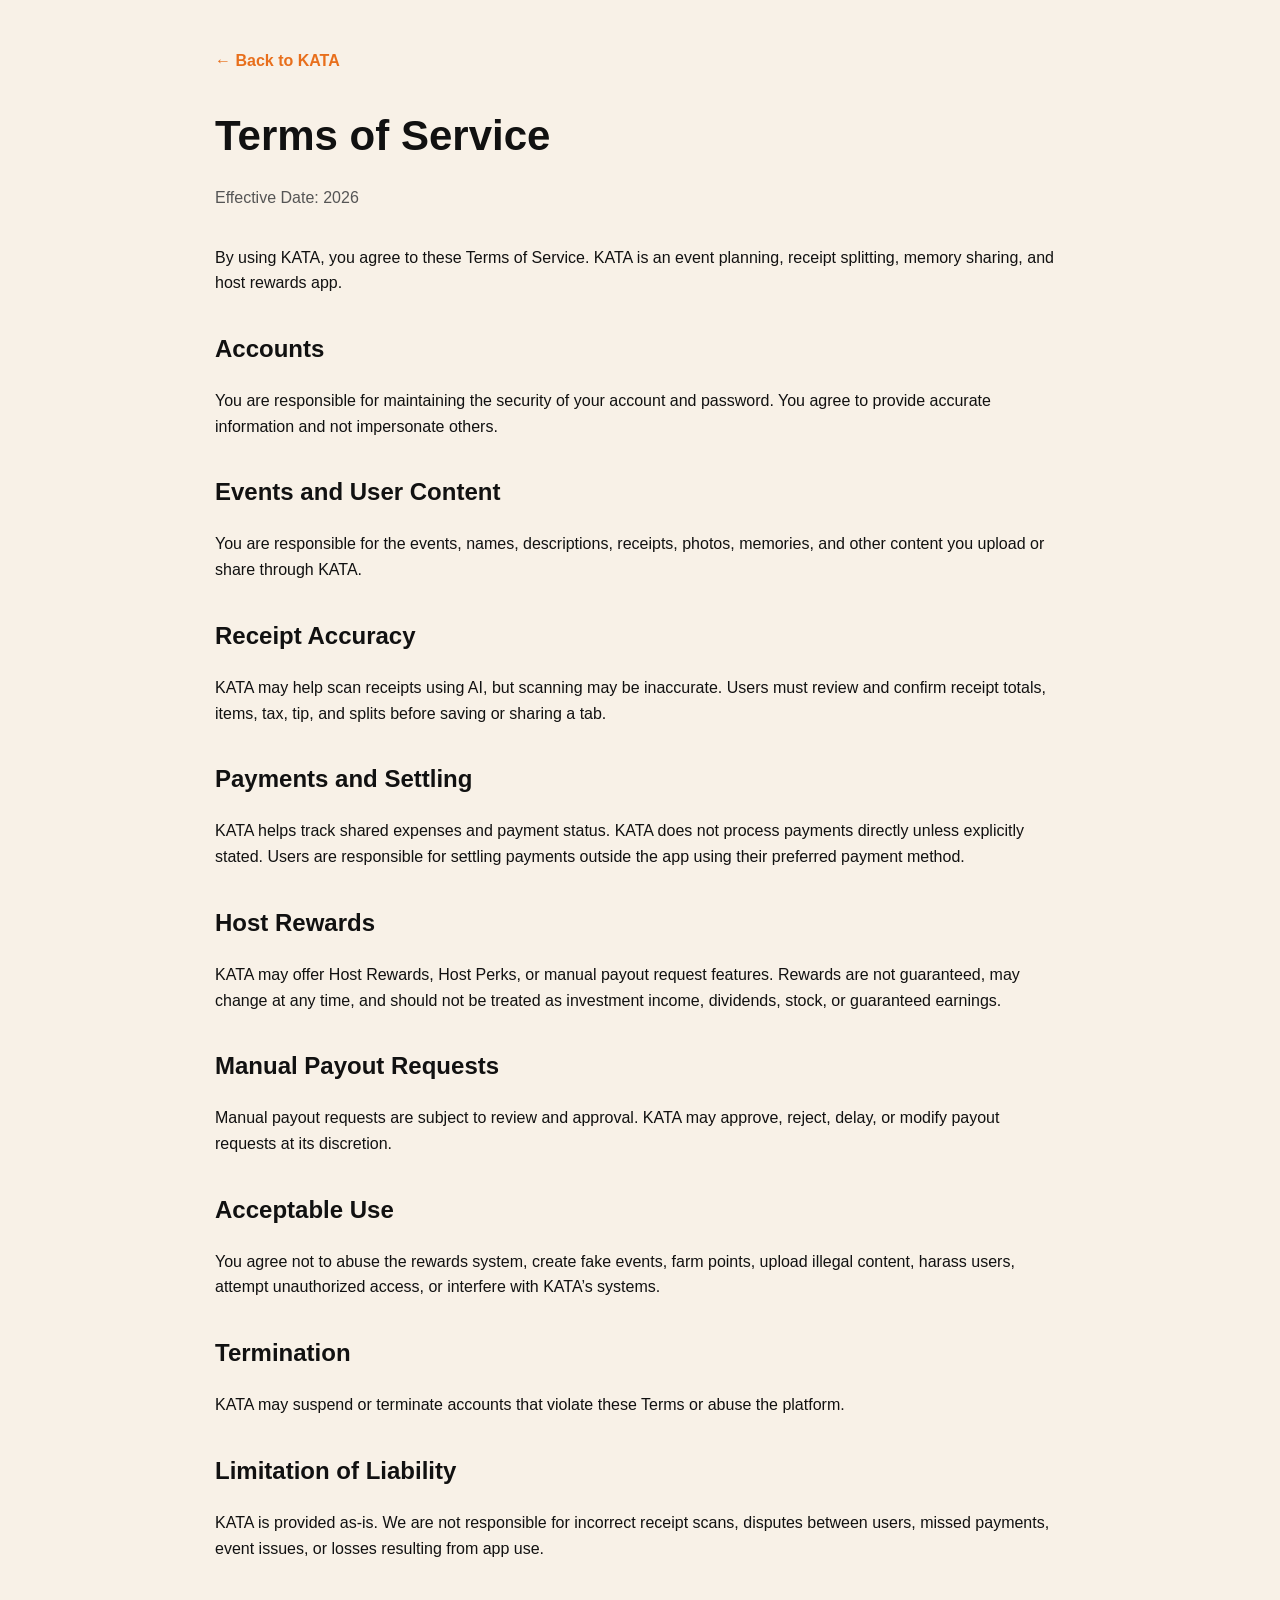
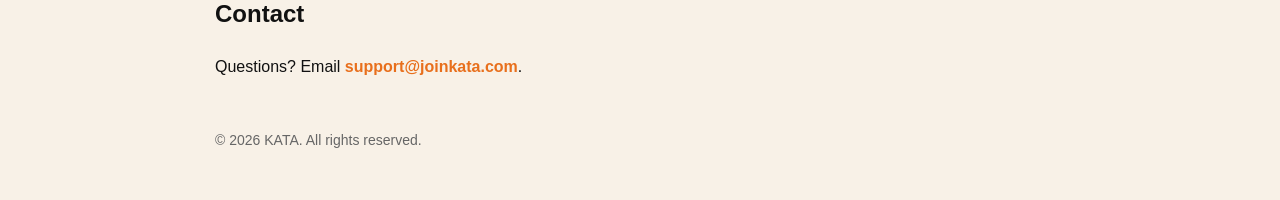
<file: terms.html>
<!DOCTYPE html>
<html lang="en">
<head>
  <meta charset="UTF-8" />
  <meta name="viewport" content="width=device-width, initial-scale=1.0" />
  <title>KATA Terms of Service</title>
  <style>
    body { margin:0; font-family: Arial, sans-serif; background:#f8f1e7; color:#111; line-height:1.6; }
    main { max-width:850px; margin:auto; padding:48px 22px; }
    a { color:#e86f1c; font-weight:700; text-decoration:none; }
    h1 { font-size:42px; margin-bottom:8px; }
    h2 { margin-top:34px; }
    .date { color:#555; margin-bottom:34px; }
    footer { margin-top:50px; font-size:14px; color:#666; }
  </style>
</head>
<body>
  <main>
    <a href="/">← Back to KATA</a>
    <h1>Terms of Service</h1>
    <p class="date">Effective Date: 2026</p>

    <p>By using KATA, you agree to these Terms of Service. KATA is an event planning, receipt splitting, memory sharing, and host rewards app.</p>

    <h2>Accounts</h2>
    <p>You are responsible for maintaining the security of your account and password. You agree to provide accurate information and not impersonate others.</p>

    <h2>Events and User Content</h2>
    <p>You are responsible for the events, names, descriptions, receipts, photos, memories, and other content you upload or share through KATA.</p>

    <h2>Receipt Accuracy</h2>
    <p>KATA may help scan receipts using AI, but scanning may be inaccurate. Users must review and confirm receipt totals, items, tax, tip, and splits before saving or sharing a tab.</p>

    <h2>Payments and Settling</h2>
    <p>KATA helps track shared expenses and payment status. KATA does not process payments directly unless explicitly stated. Users are responsible for settling payments outside the app using their preferred payment method.</p>

    <h2>Host Rewards</h2>
    <p>KATA may offer Host Rewards, Host Perks, or manual payout request features. Rewards are not guaranteed, may change at any time, and should not be treated as investment income, dividends, stock, or guaranteed earnings.</p>

    <h2>Manual Payout Requests</h2>
    <p>Manual payout requests are subject to review and approval. KATA may approve, reject, delay, or modify payout requests at its discretion.</p>

    <h2>Acceptable Use</h2>
    <p>You agree not to abuse the rewards system, create fake events, farm points, upload illegal content, harass users, attempt unauthorized access, or interfere with KATA’s systems.</p>

    <h2>Termination</h2>
    <p>KATA may suspend or terminate accounts that violate these Terms or abuse the platform.</p>

    <h2>Limitation of Liability</h2>
    <p>KATA is provided as-is. We are not responsible for incorrect receipt scans, disputes between users, missed payments, event issues, or losses resulting from app use.</p>

    <h2>Contact</h2>
    <p>Questions? Email <a href="mailto:support@joinkata.com">support@joinkata.com</a>.</p>

    <footer>© 2026 KATA. All rights reserved.</footer>
  </main>
</body>
</html>
</file>
<file: style.css>
:root {
  --cream: #fff3df;
  --cream-light: #fffaf0;
  --peach: #ffe0b8;
  --orange: #f4511e;
  --orange-dark: #d93c0f;
  --black: #15110d;
  --brown: #4b4038;
  --muted: #74645a;
  --border: rgba(21, 17, 13, 0.14);
  --border-dark: rgba(255, 243, 223, 0.15);
  --white: #ffffff;
  --max-width: 1180px;
  --shadow: 0 30px 90px rgba(21, 17, 13, 0.12);
  --orange-shadow: 0 30px 90px rgba(244, 81, 30, 0.22);
}

/* ---------------------------------
   RESET
---------------------------------- */

* {
  box-sizing: border-box;
}

html {
  scroll-behavior: smooth;
  scroll-padding-top: 110px;
}

body {
  margin: 0;
  overflow-x: hidden;
  font-family: Inter, Arial, Helvetica, sans-serif;
  background: var(--cream);
  color: var(--black);
}

body.menu-open {
  overflow: hidden;
}

img {
  display: block;
  max-width: 100%;
}

a {
  color: inherit;
}

button,
input {
  font: inherit;
}

button {
  cursor: pointer;
}

::selection {
  background: var(--orange);
  color: var(--white);
}

.skip-link {
  position: fixed;
  top: 12px;
  left: 12px;
  z-index: 9999;
  padding: 12px 16px;
  border-radius: 12px;
  background: var(--black);
  color: var(--white);
  text-decoration: none;
  transform: translateY(-150%);
}

.skip-link:focus {
  transform: translateY(0);
}

.sr-only {
  position: absolute;
  width: 1px;
  height: 1px;
  padding: 0;
  overflow: hidden;
  clip: rect(0, 0, 0, 0);
  white-space: nowrap;
  border: 0;
}

/* ---------------------------------
   GLOBAL TYPE
---------------------------------- */

h1,
h2,
h3,
p {
  text-wrap: pretty;
}

.eyebrow {
  margin: 0 0 20px;
  color: var(--orange);
  font-size: 14px;
  font-weight: 950;
  letter-spacing: 0.15em;
  text-transform: uppercase;
}

.eyebrow-light {
  color: #ff9d76;
}

.eyebrow-dark {
  color: var(--black);
}

.section {
  width: 100%;
  max-width: var(--max-width);
  margin: 0 auto;
  padding: 120px 28px;
}

.section-heading {
  max-width: 820px;
  margin-bottom: 58px;
}

.section-heading h2,
.settlement-copy h2,
.community-inner h2,
.final-cta h2 {
  margin: 0;
  font-size: clamp(46px, 6vw, 78px);
  line-height: 0.96;
  letter-spacing: -0.06em;
}

.split-heading {
  max-width: none;
  display: grid;
  grid-template-columns: minmax(0, 1.2fr) minmax(260px, 0.8fr);
  gap: 70px;
  align-items: end;
}

.split-heading > p {
  margin: 0;
  color: var(--muted);
  font-size: 17px;
  line-height: 1.7;
}

/* ---------------------------------
   BUTTONS
---------------------------------- */

.button {
  min-height: 46px;
  padding: 12px 18px;
  display: inline-flex;
  align-items: center;
  justify-content: center;
  border: 2px solid transparent;
  border-radius: 999px;
  text-decoration: none;
  font-size: 14px;
  font-weight: 950;
  transition:
    transform 180ms ease,
    background 180ms ease,
    color 180ms ease,
    border-color 180ms ease,
    box-shadow 180ms ease;
}

.button:hover {
  transform: translateY(-3px);
}

.button-dark {
  background: var(--black);
  color: var(--cream);
}

.button-dark:hover {
  box-shadow: 0 12px 30px rgba(21, 17, 13, 0.22);
}

.button-orange {
  background: var(--orange);
  color: var(--white);
}

.button-orange:hover {
  background: var(--orange-dark);
}

.button-ghost {
  border-color: var(--border);
  background: transparent;
  color: var(--black);
}

.button-ghost:hover {
  border-color: var(--black);
}

.button-outline {
  border-color: var(--black);
  background: transparent;
  color: var(--black);
}

/* ---------------------------------
   NAVIGATION
---------------------------------- */

.site-header {
  position: sticky;
  top: 0;
  z-index: 1000;
  padding: 16px 28px 0;
  background:
    linear-gradient(
      to bottom,
      var(--cream) 0%,
      rgba(255, 243, 223, 0.95) 72%,
      transparent 100%
    );
}

.nav-shell {
  width: 100%;
  max-width: var(--max-width);
  min-height: 70px;
  margin: 0 auto;
  padding: 10px 12px 10px 16px;
  display: flex;
  align-items: center;
  justify-content: space-between;
  gap: 22px;
  border: 1px solid rgba(21, 17, 13, 0.09);
  border-radius: 22px;
  background: rgba(255, 250, 240, 0.9);
  box-shadow: 0 14px 45px rgba(21, 17, 13, 0.07);
  backdrop-filter: blur(18px);
}

.brand {
  display: inline-flex;
  align-items: center;
  gap: 12px;
  color: var(--black);
  text-decoration: none;
  font-size: 23px;
  font-weight: 950;
  letter-spacing: -0.03em;
}

.brand img {
  width: 46px;
  height: 46px;
  border-radius: 13px;
}

.site-menu {
  flex: 1;
  display: flex;
  align-items: center;
  justify-content: flex-end;
  gap: 30px;
}

.nav-links,
.nav-actions {
  display: flex;
  align-items: center;
  gap: 20px;
}

.nav-links a {
  position: relative;
  color: var(--brown);
  text-decoration: none;
  font-size: 14px;
  font-weight: 850;
}

.nav-links a::after {
  content: "";
  position: absolute;
  right: 0;
  bottom: -8px;
  left: 0;
  height: 2px;
  border-radius: 999px;
  background: var(--orange);
  transform: scaleX(0);
  transform-origin: left;
  transition: transform 180ms ease;
}

.nav-links a:hover::after,
.nav-links a:focus-visible::after {
  transform: scaleX(1);
}

.menu-toggle {
  display: none;
  width: 46px;
  height: 46px;
  padding: 0;
  border: 1px solid var(--border);
  border-radius: 14px;
  background: var(--cream-light);
}

.menu-toggle span {
  width: 20px;
  height: 2px;
  margin: 5px auto;
  display: block;
  border-radius: 999px;
  background: var(--black);
  transition:
    transform 180ms ease,
    opacity 180ms ease;
}

/* ---------------------------------
   HERO
---------------------------------- */

.hero {
  min-height: calc(100vh - 105px);
  display: grid;
  grid-template-columns: minmax(0, 1.08fr) minmax(400px, 0.92fr);
  gap: 76px;
  align-items: center;
  padding-top: 70px;
  padding-bottom: 100px;
}

.hero-copy {
  position: relative;
  z-index: 2;
}

.hero h1 {
  max-width: 780px;
  margin: 0;
  font-size: clamp(68px, 8.4vw, 120px);
  line-height: 0.87;
  letter-spacing: -0.08em;
}

.hero-subtitle {
  margin: 34px 0 16px;
  color: var(--brown);
  font-size: clamp(22px, 2.2vw, 29px);
  line-height: 1.2;
}

.hero-description {
  max-width: 610px;
  margin: 0;
  color: var(--muted);
  font-size: 17px;
  line-height: 1.7;
}

.waitlist {
  width: 100%;
  max-width: 620px;
  margin: 30px 0 0;
  display: flex;
  gap: 12px;
}

.waitlist input {
  min-width: 0;
  flex: 1;
  padding: 17px 18px;
  border: 2px solid var(--black);
  border-radius: 16px;
  outline: 0;
  background: var(--cream-light);
  color: var(--black);
  font-size: 16px;
  transition:
    border-color 180ms ease,
    box-shadow 180ms ease;
}

.waitlist input:focus {
  border-color: var(--orange);
  box-shadow: 0 0 0 5px rgba(244, 81, 30, 0.13);
}

.waitlist button {
  padding: 17px 23px;
  border: 0;
  border-radius: 16px;
  background: var(--orange);
  color: var(--white);
  font-weight: 950;
  transition:
    transform 180ms ease,
    background 180ms ease,
    box-shadow 180ms ease;
}

.waitlist button:hover {
  background: var(--orange-dark);
  box-shadow: 0 12px 30px rgba(244, 81, 30, 0.24);
  transform: translateY(-3px);
}

.hero-links {
  margin-top: 17px;
  display: flex;
  align-items: center;
  flex-wrap: wrap;
  gap: 18px;
}

.hero-links p {
  margin: 0;
}

.hero-links a {
  color: var(--orange);
  text-decoration: none;
  font-size: 14px;
  font-weight: 950;
}

.beta {
  color: var(--muted);
  font-size: 14px;
  font-weight: 750;
}

/* ---------------------------------
   HERO PRODUCT VISUAL
---------------------------------- */

.hero-visual {
  position: relative;
  min-height: 600px;
  display: grid;
  place-items: center;
}

.hero-visual::before {
  content: "";
  position: absolute;
  width: 420px;
  height: 420px;
  border-radius: 50%;
  background: rgba(244, 81, 30, 0.15);
  filter: blur(20px);
}

.hero-card {
  position: relative;
  z-index: 1;
  width: min(100%, 500px);
  min-height: 530px;
  padding: 36px;
  display: flex;
  align-items: center;
  flex-direction: column;
  justify-content: center;
  overflow: visible;
  border-radius: 44px;
  background: var(--black);
  color: var(--cream);
  text-align: center;
  box-shadow: var(--orange-shadow);
}

.hero-card::after {
  content: "";
  position: absolute;
  right: -100px;
  bottom: -130px;
  width: 300px;
  height: 300px;
  border-radius: 50%;
  background: rgba(244, 81, 30, 0.15);
  filter: blur(10px);
  pointer-events: none;
}

.card-topline {
  position: absolute;
  top: 26px;
  right: 28px;
  left: 28px;
  display: flex;
  justify-content: space-between;
  gap: 12px;
  color: #a89687;
  font-size: 9px;
  font-weight: 950;
  letter-spacing: 0.12em;
  text-transform: uppercase;
}

.live-dot {
  color: #ff956d;
}

.hero-card > img {
  position: relative;
  z-index: 1;
  width: 150px;
  border-radius: 34px;
}

.hero-card h2 {
  position: relative;
  z-index: 1;
  margin: 22px 0 8px;
  font-size: 55px;
  letter-spacing: -0.04em;
}

.hero-card > p {
  position: relative;
  z-index: 1;
  max-width: 310px;
  margin: 0;
  color: #d8c8b8;
  font-size: 17px;
  line-height: 1.45;
}

.mini-event-card {
  position: relative;
  z-index: 1;
  width: 100%;
  margin-top: 38px;
  padding: 18px;
  display: flex;
  align-items: center;
  justify-content: space-between;
  gap: 14px;
  border: 1px solid var(--border-dark);
  border-radius: 21px;
  background: rgba(255, 243, 223, 0.06);
  text-align: left;
}

.mini-event-card > div {
  display: grid;
  gap: 6px;
}

.mini-label {
  color: #a89687;
  font-size: 9px;
  font-weight: 950;
  letter-spacing: 0.12em;
  text-transform: uppercase;
}

.mini-event-card strong {
  font-size: 15px;
}

.member-count {
  padding: 8px 10px;
  border-radius: 999px;
  background: var(--orange);
  color: var(--white);
  font-size: 11px;
  font-weight: 950;
}

.mini-progress {
  position: relative;
  z-index: 1;
  width: 100%;
  margin-top: 16px;
  display: grid;
  grid-template-columns: repeat(4, 1fr);
  gap: 7px;
}

.mini-progress span {
  height: 5px;
  border-radius: 999px;
  background: rgba(255, 243, 223, 0.14);
}

.mini-progress .complete {
  background: var(--orange);
}

.floating-card {
  position: absolute;
  z-index: 4;
  min-width: 175px;
  padding: 11px 14px;
  display: flex;
  align-items: center;
  gap: 11px;
  border: 1px solid var(--border);
  border-radius: 18px;
  background: rgba(255, 250, 240, 0.96);
  box-shadow: var(--shadow);
  backdrop-filter: blur(16px);
}

.floating-card-left {
  bottom: 24px;
  left: -72px;
}

.floating-card-right {
  top: 68px;
  right: -72px;
}

.floating-icon {
  width: 36px;
  height: 36px;
  display: grid;
  place-items: center;
  flex: 0 0 36px;
  border-radius: 11px;
  background: var(--orange);
  color: var(--white);
  font-size: 11px;
  font-weight: 950;
}

.floating-card > div {
  display: grid;
  gap: 3px;
}

.floating-card small {
  color: var(--muted);
  font-size: 10px;
  font-weight: 800;
}

.floating-card strong {
  font-size: 13px;
}

/* ---------------------------------
   STATUS STRIP
---------------------------------- */

.status-strip {
  width: 100%;
  display: grid;
  grid-template-columns: repeat(4, 1fr);
  overflow: hidden;
  border-top: 1px solid var(--border);
  border-bottom: 1px solid var(--border);
  background: var(--peach);
}

.status-strip div {
  padding: 23px 18px;
  border-right: 1px solid var(--border);
  text-align: center;
  font-size: 11px;
  font-weight: 950;
  letter-spacing: 0.11em;
  text-transform: uppercase;
}

.status-strip div:last-child {
  border-right: 0;
}

/* ---------------------------------
   FEATURE GRID
---------------------------------- */

.feature-grid {
  display: grid;
  grid-template-columns: repeat(4, minmax(0, 1fr));
  gap: 18px;
}

.feature-card {
  min-height: 290px;
  padding: 27px;
  display: flex;
  flex-direction: column;
  border: 1px solid var(--border);
  border-radius: 29px;
  background: var(--peach);
  transition:
    transform 220ms ease,
    box-shadow 220ms ease;
}

.feature-card:hover {
  box-shadow: 0 20px 50px rgba(21, 17, 13, 0.09);
  transform: translateY(-8px);
}

.feature-card > span {
  width: 44px;
  height: 44px;
  display: grid;
  place-items: center;
  border: 1px solid var(--border);
  border-radius: 50%;
  font-size: 12px;
  font-weight: 950;
}

.feature-card h3 {
  margin: auto 0 12px;
  font-size: 25px;
  line-height: 1.05;
  letter-spacing: -0.035em;
}

.feature-card p {
  margin: 0;
  color: var(--brown);
  line-height: 1.55;
}

.feature-card-dark {
  border-color: var(--black);
  background: var(--black);
  color: var(--cream);
}

.feature-card-dark > span {
  border-color: var(--border-dark);
}

.feature-card-dark p {
  color: #d8c8b8;
}

/* ---------------------------------
   HOW IT WORKS
---------------------------------- */

.how-section {
  padding-top: 80px;
}

.steps {
  margin-bottom: 45px;
  display: grid;
  grid-template-columns: repeat(4, minmax(0, 1fr));
  gap: 14px;
}

.step {
  border: 1px solid var(--border);
  border-radius: 24px;
  background: var(--cream-light);
  transition:
    transform 180ms ease,
    border-color 180ms ease,
    background 180ms ease,
    box-shadow 180ms ease;
}

.step:hover {
  transform: translateY(-4px);
}

.step.active {
  border-color: var(--orange);
  background: var(--peach);
  box-shadow: 0 16px 40px rgba(244, 81, 30, 0.13);
  transform: translateY(-7px);
}

.step-button {
  width: 100%;
  height: 100%;
  padding: 22px;
  display: flex;
  gap: 15px;
  border: 0;
  background: transparent;
  color: var(--black);
  text-align: left;
}

.step-button > span {
  padding-top: 4px;
  color: var(--orange);
  font-size: 11px;
  font-weight: 950;
}

.step-button h3 {
  margin: 0 0 7px;
  font-size: 20px;
}

.step-button p {
  margin: 0;
  color: var(--muted);
  font-size: 13px;
  line-height: 1.5;
}

/* ---------------------------------
   PRODUCT DEMO
---------------------------------- */

.product-demo {
  position: relative;
  min-height: 680px;
  padding: 58px;
  display: grid;
  grid-template-columns: minmax(0, 0.8fr) minmax(380px, 1.2fr);
  align-items: center;
  gap: 75px;
  overflow: hidden;
  border-radius: 44px;
  background: var(--black);
  color: var(--cream);
}

.product-demo::before {
  content: "";
  position: absolute;
  top: -180px;
  right: -100px;
  width: 480px;
  height: 480px;
  border-radius: 50%;
  background: rgba(244, 81, 30, 0.16);
  filter: blur(20px);
}

.demo-copy {
  position: relative;
  z-index: 2;
  max-width: 440px;
}

.demo-number {
  width: 55px;
  height: 55px;
  margin-bottom: 30px;
  display: grid;
  place-items: center;
  border: 1px solid var(--border-dark);
  border-radius: 50%;
  color: #ff9f79;
  font-size: 13px;
  font-weight: 950;
}

.demo-copy h3 {
  margin: 0 0 18px;
  font-size: clamp(39px, 4.5vw, 60px);
  line-height: 0.98;
  letter-spacing: -0.055em;
}

.demo-copy > p:last-child {
  margin: 0;
  color: #d8c8b8;
  font-size: 17px;
  line-height: 1.68;
}

/* ---------------------------------
   PHONE MOCKUP
---------------------------------- */

.phone-shell {
  position: relative;
  z-index: 2;
  width: min(100%, 385px);
  margin: 75px auto -110px;
  padding: 13px;
  border: 3px solid #61544b;
  border-radius: 55px;
  background: #090706;
  box-shadow: 0 40px 100px rgba(0, 0, 0, 0.42);
}

.phone-speaker {
  position: absolute;
  top: 16px;
  left: 50%;
  z-index: 5;
  width: 100px;
  height: 25px;
  border-radius: 999px;
  background: #090706;
  transform: translateX(-50%);
}

.phone-screen {
  width: 100%;
  min-height: 650px;
  overflow: hidden;
  border-radius: 41px;
  background: var(--cream);
  color: var(--black);
}

/* Real KATA app screenshot inside phone */

.real-app-screen {
  width: 100%;
  height: 650px;
  display: block;
  object-fit: cover;
  object-position: top center;
  border-radius: 41px;
}

/* Old temporary preview styles remain harmless
   in case you reuse them later */

.app-preview {
  min-height: 650px;
  padding: 55px 20px 24px;
  display: flex;
  flex-direction: column;
}

.app-preview-header {
  display: flex;
  align-items: center;
  gap: 12px;
}

.app-preview-header img {
  width: 48px;
  height: 48px;
  border-radius: 14px;
}

.app-preview-header > div {
  display: grid;
  gap: 3px;
}

.app-preview-header small,
.preview-banner small {
  color: var(--orange);
  font-size: 9px;
  font-weight: 950;
  letter-spacing: 0.11em;
  text-transform: uppercase;
}

.app-preview-header strong {
  font-size: 15px;
}

.preview-banner {
  min-height: 165px;
  margin-top: 22px;
  padding: 24px;
  display: flex;
  flex-direction: column;
  justify-content: flex-end;
  border-radius: 28px;
  background: var(--orange);
  color: var(--white);
}

.preview-banner small {
  margin-bottom: 8px;
  color: rgba(255, 255, 255, 0.72);
}

.preview-banner strong {
  font-size: 29px;
  line-height: 1.02;
  letter-spacing: -0.045em;
}

.preview-list {
  margin-top: 18px;
  display: grid;
  gap: 10px;
}

.preview-list > div {
  padding: 14px;
  display: grid;
  grid-template-columns: 34px 1fr auto;
  align-items: center;
  gap: 11px;
  border: 1px solid var(--border);
  border-radius: 17px;
  background: var(--cream-light);
}

.preview-list span {
  width: 32px;
  height: 32px;
  display: grid;
  place-items: center;
  border-radius: 10px;
  background: var(--peach);
  font-size: 11px;
  font-weight: 950;
}

.preview-list p {
  margin: 0;
  font-size: 13px;
  font-weight: 850;
}

.preview-list b {
  color: var(--orange);
  font-size: 10px;
}

.app-preview > button {
  width: 100%;
  margin-top: auto;
  padding: 15px;
  border: 0;
  border-radius: 15px;
  background: var(--black);
  color: var(--cream);
  font-weight: 950;
}

/* ---------------------------------
   USE CASES
---------------------------------- */

.use-cases-section {
  padding-top: 110px;
}

.use-case-grid {
  display: grid;
  grid-template-columns: repeat(4, 1fr);
  gap: 16px;
}

.use-case-grid article {
  min-height: 165px;
  padding: 24px;
  display: flex;
  flex-direction: column;
  justify-content: space-between;
  border: 1px solid var(--border);
  border-radius: 27px;
  background: var(--cream-light);
  transition:
    transform 200ms ease,
    background 200ms ease;
}

.use-case-grid article:hover {
  background: var(--peach);
  transform: translateY(-6px);
}

.use-case-grid span {
  font-size: 33px;
}

.use-case-grid h3 {
  margin: 34px 0 0;
  font-size: 19px;
}

/* ---------------------------------
   SETTLEMENT SECTION
---------------------------------- */

.settlement-section {
  position: relative;
  overflow: hidden;
  padding: 125px 28px;
  background: var(--black);
  color: var(--cream);
}

.settlement-section::after {
  content: "";
  position: absolute;
  right: -170px;
  bottom: -240px;
  width: 560px;
  height: 560px;
  border-radius: 50%;
  background: rgba(244, 81, 30, 0.15);
  filter: blur(20px);
}

.settlement-inner {
  position: relative;
  z-index: 2;
  width: 100%;
  max-width: var(--max-width);
  margin: 0 auto;
  display: grid;
  grid-template-columns: 1fr 0.72fr;
  align-items: center;
  gap: 100px;
}

.settlement-copy > p:not(.eyebrow) {
  max-width: 650px;
  color: #d8c8b8;
  font-size: 17px;
  line-height: 1.72;
}

.settlement-points {
  margin-top: 35px;
  display: flex;
  flex-wrap: wrap;
  gap: 10px;
}

.settlement-points span {
  padding: 10px 13px;
  border: 1px solid var(--border-dark);
  border-radius: 999px;
  color: #eadbd0;
  font-size: 12px;
  font-weight: 850;
}

.settlement-card {
  padding: 31px;
  border: 1px solid var(--border-dark);
  border-radius: 35px;
  background: rgba(255, 243, 223, 0.07);
  backdrop-filter: blur(15px);
}

.settlement-card-head {
  margin-bottom: 38px;
  display: flex;
  justify-content: space-between;
  color: #b4a295;
  font-size: 10px;
  font-weight: 950;
  letter-spacing: 0.12em;
  text-transform: uppercase;
}

.settlement-card > strong {
  display: block;
  font-size: 59px;
  letter-spacing: -0.06em;
}

.settlement-card > p {
  margin: 8px 0 30px;
  color: #b4a295;
}

.balance-row {
  padding: 16px 0;
  display: flex;
  justify-content: space-between;
  border-top: 1px solid rgba(255, 243, 223, 0.12);
}

.settlement-card button {
  width: 100%;
  margin-top: 18px;
  padding: 16px;
  border: 0;
  border-radius: 16px;
  background: var(--orange);
  color: var(--white);
  font-weight: 950;
}

/* ---------------------------------
   ROADMAP
---------------------------------- */

.roadmap-grid {
  display: grid;
  grid-template-columns: repeat(4, 1fr);
  gap: 16px;
}

.roadmap-card {
  min-height: 420px;
  padding: 25px;
  border: 1px solid var(--border);
  border-radius: 29px;
  background: var(--cream-light);
  transition:
    transform 200ms ease,
    box-shadow 200ms ease;
}

.roadmap-card:hover {
  box-shadow: 0 20px 50px rgba(21, 17, 13, 0.09);
  transform: translateY(-6px);
}

.roadmap-card-current {
  background: var(--peach);
  transform: translateY(-14px);
}

.roadmap-card-current:hover {
  transform: translateY(-20px);
}

.roadmap-card-top {
  display: flex;
  align-items: center;
  justify-content: space-between;
  color: var(--muted);
  font-size: 10px;
  font-weight: 900;
}

.status {
  padding: 7px 9px;
  border-radius: 999px;
}

.completed {
  background: var(--black);
  color: var(--cream);
}

.progress {
  background: var(--orange);
  color: var(--white);
}

.next {
  border: 1px solid var(--orange);
  color: var(--orange);
}

.future {
  background: #eee2d0;
  color: var(--muted);
}

.roadmap-card h3 {
  margin: 34px 0 25px;
  font-size: 28px;
  letter-spacing: -0.035em;
}

.roadmap-card ul {
  margin: 0;
  padding: 0;
  display: grid;
  gap: 14px;
  list-style: none;
}

.roadmap-card li {
  position: relative;
  padding-left: 20px;
  color: var(--brown);
  font-size: 14px;
  line-height: 1.48;
}

.roadmap-card li::before {
  content: "•";
  position: absolute;
  left: 0;
  color: var(--orange);
  font-weight: 950;
}

/* ---------------------------------
   COMMUNITY
---------------------------------- */

.community-section {
  padding: 40px 28px 120px;
}

.community-inner {
  width: 100%;
  max-width: var(--max-width);
  margin: 0 auto;
  padding: 60px;
  display: grid;
  grid-template-columns: 1.25fr 0.75fr;
  align-items: center;
  gap: 70px;
  border: 1px solid var(--border);
  border-radius: 44px;
  background: var(--peach);
}

.community-inner > div:first-child > p:last-child {
  max-width: 710px;
  margin: 24px 0 0;
  color: var(--brown);
  font-size: 17px;
  line-height: 1.68;
}

.community-actions {
  display: grid;
  gap: 12px;
}

.text-link {
  margin-top: 8px;
  color: var(--orange);
  text-align: center;
  text-decoration: none;
  font-size: 14px;
  font-weight: 950;
}

/* ---------------------------------
   FAQ
---------------------------------- */

.faq-list {
  border-top: 1px solid var(--border);
}

.faq-item {
  border-bottom: 1px solid var(--border);
}

.faq-item > button {
  width: 100%;
  padding: 27px 0;
  display: flex;
  align-items: center;
  justify-content: space-between;
  gap: 20px;
  border: 0;
  background: transparent;
  color: var(--black);
  text-align: left;
  font-size: 20px;
  font-weight: 900;
}

.faq-icon {
  width: 39px;
  height: 39px;
  flex: 0 0 39px;
  display: grid;
  place-items: center;
  border: 1px solid var(--border);
  border-radius: 50%;
  color: var(--orange);
  transition:
    transform 180ms ease,
    background 180ms ease,
    color 180ms ease;
}

.faq-item.open .faq-icon {
  background: var(--orange);
  color: var(--white);
  transform: rotate(45deg);
}

.faq-answer {
  display: grid;
  grid-template-rows: 0fr;
  transition: grid-template-rows 230ms ease;
}

.faq-answer p {
  min-height: 0;
  margin: 0;
  overflow: hidden;
  color: var(--muted);
  font-size: 16px;
  line-height: 1.68;
}

.faq-item.open .faq-answer {
  grid-template-rows: 1fr;
}

.faq-item.open .faq-answer p {
  padding: 0 70px 28px 0;
}

/* ---------------------------------
   FINAL CTA
---------------------------------- */

.final-cta {
  padding: 115px 28px;
  background: var(--orange);
  color: var(--white);
}

.final-cta-inner {
  width: 100%;
  max-width: var(--max-width);
  margin: 0 auto;
  display: grid;
  grid-template-columns: 1.2fr 0.8fr;
  align-items: end;
  gap: 80px;
}

.final-cta p:not(.eyebrow) {
  margin: 23px 0 0;
  font-size: 19px;
  line-height: 1.55;
}

.waitlist-dark {
  width: 100%;
  margin: 0;
}

.waitlist-dark input {
  border-color: var(--black);
  background: var(--white);
}

.waitlist-dark button {
  background: var(--black);
}

.waitlist-dark button:hover {
  background: #2b241e;
  box-shadow: 0 12px 30px rgba(21, 17, 13, 0.2);
}

/* ---------------------------------
   FOOTER
---------------------------------- */

.footer {
  padding: 78px 28px 30px;
  background: var(--black);
  color: var(--cream);
}

.footer-grid,
.footer-bottom {
  width: 100%;
  max-width: var(--max-width);
  margin: 0 auto;
}

.footer-grid {
  display: grid;
  grid-template-columns: 1.5fr repeat(3, 0.7fr);
  gap: 50px;
}

.footer .brand {
  color: var(--cream);
}

.footer-brand p {
  margin: 17px 0 0;
  color: #a89687;
}

.footer-column {
  display: grid;
  align-content: start;
  gap: 12px;
}

.footer-column strong {
  margin-bottom: 7px;
  color: #a89687;
  font-size: 11px;
  letter-spacing: 0.12em;
  text-transform: uppercase;
}

.footer-column a {
  color: var(--cream);
  text-decoration: none;
  font-size: 14px;
  font-weight: 750;
  transition: color 180ms ease;
}

.footer-column a:hover {
  color: #ff9f79;
}

.footer-bottom {
  margin-top: 66px;
  padding-top: 25px;
  display: flex;
  justify-content: space-between;
  gap: 20px;
  border-top: 1px solid rgba(255, 243, 223, 0.12);
  color: #a89687;
  font-size: 12px;
  font-weight: 750;
}

/* ---------------------------------
   SCROLL REVEAL
---------------------------------- */

.reveal {
  opacity: 0;
  transform: translateY(38px);
  transition:
    opacity 700ms ease,
    transform 700ms ease;
}

.reveal.visible {
  opacity: 1;
  transform: translateY(0);
}

.reveal-delay-1 {
  transition-delay: 100ms;
}

.reveal-delay-2 {
  transition-delay: 200ms;
}

.reveal-delay-3 {
  transition-delay: 300ms;
}

/* ---------------------------------
   TABLET
---------------------------------- */

@media (max-width: 1080px) {
  .site-menu {
    gap: 17px;
  }

  .nav-links {
    gap: 14px;
  }

  .hero {
    grid-template-columns: minmax(0, 1fr) minmax(350px, 0.8fr);
    gap: 45px;
  }

  .floating-card-left {
    left: -18px;
  }

  .floating-card-right {
    right: -18px;
  }

  .feature-grid,
  .roadmap-grid {
    grid-template-columns: repeat(2, 1fr);
  }

  .steps {
    grid-template-columns: repeat(2, 1fr);
  }

  .use-case-grid {
    grid-template-columns: repeat(2, 1fr);
  }

  .roadmap-card-current,
  .roadmap-card-current:hover {
    transform: none;
  }
}

/* ---------------------------------
   MOBILE NAV / TABLET
---------------------------------- */

@media (max-width: 880px) {
  html {
    scroll-padding-top: 90px;
  }

  .site-header {
    padding: 10px 14px 0;
  }

  .nav-shell {
    min-height: 64px;
    padding: 8px 9px 8px 12px;
  }

  .brand {
    font-size: 20px;
  }

  .brand img {
    width: 42px;
    height: 42px;
  }

  .menu-toggle {
    display: block;
  }

  .site-menu {
    position: absolute;
    top: calc(100% + 10px);
    right: 14px;
    left: 14px;
    padding: 20px;
    display: none;
    align-items: stretch;
    border: 1px solid var(--border);
    border-radius: 23px;
    background: var(--cream-light);
    box-shadow: 0 25px 70px rgba(21, 17, 13, 0.17);
  }

  .site-menu.open {
    display: grid;
    gap: 22px;
  }

  .nav-links,
  .nav-actions {
    display: grid;
    gap: 6px;
  }

  .nav-links a {
    padding: 12px 4px;
    font-size: 17px;
  }

  .nav-links a::after {
    display: none;
  }

  .nav-actions .button {
    width: 100%;
  }

  .menu-toggle[aria-expanded="true"] span:first-child {
    transform: translateY(3.5px) rotate(45deg);
  }

  .menu-toggle[aria-expanded="true"] span:last-child {
    transform: translateY(-3.5px) rotate(-45deg);
  }

  .section {
    padding: 95px 20px;
  }

  .hero {
    min-height: auto;
    grid-template-columns: 1fr;
    padding-top: 75px;
  }

  .hero h1 {
    font-size: clamp(63px, 16vw, 98px);
  }

  .hero-visual {
    min-height: 550px;
  }

  .hero-card {
    width: min(100%, 520px);
  }

  .floating-card-left {
    bottom: 10px;
    left: 0;
  }

  .floating-card-right {
    top: 55px;
    right: 0;
  }

  .status-strip {
    grid-template-columns: repeat(2, 1fr);
  }

  .status-strip div:nth-child(2) {
    border-right: 0;
  }

  .status-strip div:nth-child(-n + 2) {
    border-bottom: 1px solid var(--border);
  }

  .split-heading,
  .product-demo,
  .settlement-inner,
  .community-inner,
  .final-cta-inner {
    grid-template-columns: 1fr;
  }

  .split-heading {
    gap: 25px;
  }

  .product-demo {
    padding: 44px 26px;
    gap: 25px;
  }

  .demo-copy {
    max-width: 680px;
  }

  .phone-shell {
    margin-top: 30px;
  }

  .settlement-inner {
    gap: 58px;
  }

  .community-inner {
    padding: 42px 29px;
    gap: 42px;
  }

  .final-cta-inner {
    gap: 42px;
  }

  .footer-grid {
    grid-template-columns: 1.3fr 1fr 1fr;
  }

  .footer-brand {
    grid-column: 1 / -1;
  }
}

/* ---------------------------------
   PHONE
---------------------------------- */

@media (max-width: 590px) {
  .section {
    padding-right: 16px;
    padding-left: 16px;
  }

  .hero {
    padding-top: 60px;
  }

  .hero h1 {
    font-size: clamp(57px, 18vw, 84px);
  }

  .hero-subtitle {
    font-size: 21px;
  }

  .hero-description {
    font-size: 15px;
  }

  .waitlist {
    flex-direction: column;
  }

  .waitlist button {
    width: 100%;
  }

  .hero-links {
    align-items: flex-start;
    flex-direction: column;
    gap: 8px;
  }

  .hero-visual {
    min-height: 500px;
  }

  .hero-card {
    min-height: 470px;
    padding: 27px 20px;
    border-radius: 33px;
  }

  .hero-card > img {
    width: 120px;
  }

  .hero-card h2 {
    font-size: 44px;
  }

  .card-topline {
    top: 20px;
    right: 20px;
    left: 20px;
  }

  .floating-card {
    min-width: 150px;
    padding: 9px 10px;
  }

  .floating-card-left {
    bottom: 5px;
    left: -4px;
  }

  .floating-card-right {
    top: 48px;
    right: -4px;
  }

  .floating-icon {
    width: 33px;
    height: 33px;
    flex-basis: 33px;
  }

  .status-strip {
    grid-template-columns: 1fr;
  }

  .status-strip div {
    border-right: 0;
    border-bottom: 1px solid var(--border);
  }

  .status-strip div:last-child {
    border-bottom: 0;
  }

  .section-heading h2,
  .settlement-copy h2,
  .community-inner h2,
  .final-cta h2 {
    font-size: clamp(42px, 13vw, 63px);
  }

  .feature-grid,
  .steps,
  .use-case-grid,
  .roadmap-grid {
    grid-template-columns: 1fr;
  }

  .feature-card {
    min-height: 235px;
  }

  .step.active,
  .step:hover {
    transform: none;
  }

  .product-demo {
    min-height: auto;
    padding: 36px 18px;
    border-radius: 31px;
  }

  .phone-shell {
    width: 100%;
    max-width: 350px;
    margin-bottom: -75px;
  }

  .phone-screen {
    min-height: 610px;
  }

  .real-app-screen {
    height: 610px;
  }

  .settlement-section {
    padding: 95px 16px;
  }

  .settlement-card > strong {
    font-size: 49px;
  }

  .community-section {
    padding-right: 16px;
    padding-left: 16px;
  }

  .community-inner {
    padding: 35px 22px;
    border-radius: 31px;
  }

  .faq-item > button {
    font-size: 17px;
  }

  .faq-item.open .faq-answer p {
    padding-right: 0;
  }

  .final-cta {
    padding: 95px 16px;
  }

  .footer {
    padding-right: 20px;
    padding-left: 20px;
  }

  .footer-grid {
    grid-template-columns: repeat(2, 1fr);
  }

  .footer-brand {
    grid-column: 1 / -1;
  }

  .footer-bottom {
    align-items: flex-start;
    flex-direction: column;
  }
}

/* ---------------------------------
   REDUCED MOTION
---------------------------------- */

@media (prefers-reduced-motion: reduce) {
  html {
    scroll-behavior: auto;
  }

  *,
  *::before,
  *::after {
    scroll-behavior: auto !important;
    transition-duration: 0.01ms !important;
    animation-duration: 0.01ms !important;
    animation-iteration-count: 1 !important;
  }

  .reveal {
    opacity: 1;
    transform: none;
  }
}
/* =================================================
   KATA PARTNERS PAGE
================================================= */

/* ---------------------------------
   PARTNER HERO
---------------------------------- */

.partner-hero {
  min-height: calc(100vh - 105px);
  display: grid;
  grid-template-columns: minmax(0, 1.08fr) minmax(400px, 0.92fr);
  gap: 76px;
  align-items: center;
  padding-top: 70px;
  padding-bottom: 100px;
}

.partner-hero-copy h1 {
  max-width: 760px;
  margin: 0;
  font-size: clamp(64px, 8vw, 112px);
  line-height: 0.88;
  letter-spacing: -0.075em;
}

.partner-hero-subtitle {
  max-width: 650px;
  margin: 34px 0 15px;
  color: var(--brown);
  font-size: clamp(22px, 2.1vw, 29px);
  line-height: 1.25;
}

.partner-hero-description {
  max-width: 610px;
  margin: 0;
  color: var(--muted);
  font-size: 17px;
  line-height: 1.7;
}

.partner-hero-actions {
  margin-top: 30px;
  display: flex;
  flex-wrap: wrap;
  gap: 12px;
}

.partner-risk-note {
  max-width: 610px;
  margin: 20px 0 0;
  color: var(--muted);
  font-size: 14px;
  font-weight: 800;
  line-height: 1.55;
}

.partner-hero-card {
  position: relative;
  min-height: 520px;
  padding: 32px;
  display: flex;
  flex-direction: column;
  justify-content: center;
  overflow: hidden;
  border-radius: 44px;
  background: var(--black);
  color: var(--cream);
  box-shadow: var(--orange-shadow);
}

.partner-hero-card::after {
  content: "";
  position: absolute;
  right: -130px;
  bottom: -170px;
  width: 360px;
  height: 360px;
  border-radius: 50%;
  background: rgba(244, 81, 30, 0.16);
  pointer-events: none;
}

.partner-hero-card-top {
  position: absolute;
  top: 26px;
  right: 28px;
  left: 28px;
  z-index: 2;
  display: flex;
  justify-content: space-between;
  gap: 15px;
  color: #a89687;
  font-size: 9px;
  font-weight: 950;
  letter-spacing: 0.12em;
}

.partner-status {
  color: #ff956d;
}

.partner-business-preview {
  position: relative;
  z-index: 2;
  padding: 24px;
  display: grid;
  grid-template-columns: 112px 1fr;
  align-items: center;
  gap: 22px;
  border: 1px solid var(--border-dark);
  border-radius: 28px;
  background: rgba(255, 243, 223, 0.06);
}

.partner-business-image {
  width: 112px;
  height: 112px;
  padding: 13px;
  display: grid;
  place-items: center;
  border-radius: 24px;
  background: var(--orange);
}

.partner-business-image img {
  width: 100%;
  border-radius: 20px;
}

.partner-business-copy small {
  color: #ff956d;
  font-size: 9px;
  font-weight: 950;
  letter-spacing: 0.12em;
}

.partner-business-copy h2 {
  margin: 9px 0;
  font-size: 34px;
  letter-spacing: -0.04em;
}

.partner-business-copy p {
  margin: 0;
  color: #d8c8b8;
  font-size: 14px;
  line-height: 1.55;
}

.partner-preview-stats {
  position: relative;
  z-index: 2;
  margin-top: 20px;
  display: grid;
  grid-template-columns: repeat(3, 1fr);
  gap: 10px;
}

.partner-preview-stats div {
  padding: 18px 13px;
  display: grid;
  gap: 7px;
  border: 1px solid var(--border-dark);
  border-radius: 20px;
  background: rgba(255, 243, 223, 0.05);
  text-align: center;
}

.partner-preview-stats span {
  color: #a89687;
  font-size: 9px;
  font-weight: 850;
  text-transform: uppercase;
}

.partner-preview-stats strong {
  font-size: 27px;
}

/* ---------------------------------
   PARTNER CATEGORY STRIP
---------------------------------- */

.partner-category-strip {
  width: 100%;
  display: grid;
  grid-template-columns: repeat(6, 1fr);
  border-top: 1px solid var(--border);
  border-bottom: 1px solid var(--border);
  background: var(--peach);
}

.partner-category-strip div {
  padding: 23px 12px;
  border-right: 1px solid var(--border);
  text-align: center;
  font-size: 11px;
  font-weight: 950;
  letter-spacing: 0.09em;
  text-transform: uppercase;
}

.partner-category-strip div:last-child {
  border-right: 0;
}

/* ---------------------------------
   BUSINESS TYPES
---------------------------------- */

.partner-type-grid {
  display: grid;
  grid-template-columns: repeat(4, 1fr);
  gap: 16px;
}

.partner-type-grid article {
  min-height: 235px;
  padding: 25px;
  display: flex;
  flex-direction: column;
  border: 1px solid var(--border);
  border-radius: 28px;
  background: var(--cream-light);
  transition:
    transform 200ms ease,
    background 200ms ease,
    box-shadow 200ms ease;
}

.partner-type-grid article:hover {
  background: var(--peach);
  box-shadow: 0 20px 50px rgba(21, 17, 13, 0.08);
  transform: translateY(-7px);
}

.partner-type-grid article > span {
  font-size: 34px;
}

.partner-type-grid h3 {
  margin: auto 0 10px;
  font-size: 22px;
  letter-spacing: -0.03em;
}

.partner-type-grid p {
  margin: 0;
  color: var(--muted);
  font-size: 14px;
  line-height: 1.55;
}

/* ---------------------------------
   HOW PARTNERSHIPS WORK
---------------------------------- */

.partner-how-section {
  position: relative;
  overflow: hidden;
  padding: 125px 28px;
  background: var(--black);
  color: var(--cream);
}

.partner-how-section::after {
  content: "";
  position: absolute;
  right: -180px;
  bottom: -240px;
  width: 540px;
  height: 540px;
  border-radius: 50%;
  background: rgba(244, 81, 30, 0.15);
}

.partner-how-inner {
  position: relative;
  z-index: 2;
  width: 100%;
  max-width: var(--max-width);
  margin: 0 auto;
}

.partner-how-section .section-heading h2 {
  color: var(--cream);
}

.partner-steps {
  display: grid;
  grid-template-columns: repeat(3, 1fr);
  gap: 18px;
}

.partner-steps article {
  min-height: 310px;
  padding: 28px;
  display: flex;
  flex-direction: column;
  border: 1px solid var(--border-dark);
  border-radius: 30px;
  background: rgba(255, 243, 223, 0.06);
}

.partner-steps article > span {
  width: 48px;
  height: 48px;
  display: grid;
  place-items: center;
  border: 1px solid var(--border-dark);
  border-radius: 50%;
  color: #ff956d;
  font-size: 12px;
  font-weight: 950;
}

.partner-steps h3 {
  margin: auto 0 12px;
  font-size: 30px;
  letter-spacing: -0.04em;
}

.partner-steps p {
  margin: 0;
  color: #d8c8b8;
  line-height: 1.65;
}

/* ---------------------------------
   PARTNERSHIP OPTIONS
---------------------------------- */

.partner-option-grid {
  display: grid;
  grid-template-columns: repeat(3, 1fr);
  gap: 18px;
}

.partner-option-card {
  min-height: 570px;
  padding: 27px;
  display: flex;
  flex-direction: column;
  border: 1px solid var(--border);
  border-radius: 30px;
  background: var(--cream-light);
  transition:
    transform 200ms ease,
    box-shadow 200ms ease;
}

.partner-option-card:hover {
  box-shadow: 0 22px 55px rgba(21, 17, 13, 0.1);
  transform: translateY(-8px);
}

.partner-option-featured {
  border-color: var(--orange);
  background: var(--peach);
}

.partner-option-top {
  display: flex;
  align-items: center;
  justify-content: space-between;
  gap: 12px;
  color: var(--muted);
  font-size: 10px;
  font-weight: 850;
}

.partner-option-label {
  padding: 7px 10px;
  border-radius: 999px;
  background: var(--orange);
  color: var(--white);
  font-weight: 950;
}

.partner-option-label-dark {
  background: var(--black);
  color: var(--cream);
}

.partner-option-label-light {
  border: 1px solid var(--border);
  background: transparent;
  color: var(--black);
}

.partner-option-card h3 {
  margin: 35px 0 14px;
  font-size: 32px;
  line-height: 1;
  letter-spacing: -0.045em;
}

.partner-option-card > p {
  margin: 0 0 28px;
  color: var(--muted);
  line-height: 1.6;
}

.partner-option-card ul {
  margin: 0 0 30px;
  padding: 0;
  display: grid;
  gap: 14px;
  list-style: none;
}

.partner-option-card li {
  position: relative;
  padding-left: 23px;
  color: var(--brown);
  font-size: 14px;
  line-height: 1.45;
}

.partner-option-card li::before {
  content: "✓";
  position: absolute;
  left: 0;
  color: var(--orange);
  font-weight: 950;
}

.partner-option-card > .button {
  width: 100%;
  margin-top: auto;
}

/* ---------------------------------
   PERFORMANCE EXAMPLE
---------------------------------- */

.partner-performance-section {
  padding: 125px 28px;
  background: var(--black);
  color: var(--cream);
}

.partner-performance-inner {
  width: 100%;
  max-width: var(--max-width);
  margin: 0 auto;
  display: grid;
  grid-template-columns: 1fr 0.75fr;
  align-items: center;
  gap: 90px;
}

.partner-performance-copy h2 {
  margin: 0;
  font-size: clamp(46px, 5.7vw, 75px);
  line-height: 0.96;
  letter-spacing: -0.06em;
}

.partner-performance-copy > p:not(.eyebrow) {
  max-width: 650px;
  color: #d8c8b8;
  font-size: 17px;
  line-height: 1.7;
}

.partner-example-note {
  margin-top: 30px;
  padding: 20px;
  border: 1px solid var(--border-dark);
  border-radius: 22px;
  background: rgba(255, 243, 223, 0.06);
}

.partner-example-note strong {
  color: #ff956d;
}

.partner-example-note p {
  margin: 8px 0 0;
  color: #d8c8b8;
  line-height: 1.6;
}

.partner-calculation-card {
  padding: 30px;
  border: 1px solid var(--border-dark);
  border-radius: 34px;
  background: rgba(255, 243, 223, 0.07);
}

.partner-calculation-row,
.partner-calculation-total {
  padding: 19px 0;
  display: flex;
  align-items: center;
  justify-content: space-between;
  gap: 20px;
}

.partner-calculation-row {
  border-bottom: 1px solid rgba(255, 243, 223, 0.12);
  color: #d8c8b8;
}

.partner-calculation-row strong {
  color: var(--cream);
  font-size: 20px;
}

.partner-calculation-total {
  margin-top: 8px;
  color: #ff956d;
  font-weight: 950;
}

.partner-calculation-total strong {
  font-size: 38px;
  letter-spacing: -0.04em;
}

/* ---------------------------------
   BUSINESS VALUE
---------------------------------- */

.partner-value-grid {
  display: grid;
  grid-template-columns: repeat(4, 1fr);
  gap: 16px;
}

.partner-value-grid article {
  min-height: 270px;
  padding: 26px;
  display: flex;
  flex-direction: column;
  border: 1px solid var(--border);
  border-radius: 28px;
  background: var(--cream-light);
}

.partner-value-grid article > span {
  width: 43px;
  height: 43px;
  display: grid;
  place-items: center;
  border-radius: 50%;
  background: var(--peach);
  color: var(--orange);
  font-size: 11px;
  font-weight: 950;
}

.partner-value-grid h3 {
  margin: auto 0 11px;
  font-size: 23px;
  line-height: 1.08;
  letter-spacing: -0.035em;
}

.partner-value-grid p {
  margin: 0;
  color: var(--muted);
  font-size: 14px;
  line-height: 1.55;
}

/* ---------------------------------
   PARTNER DASHBOARD
---------------------------------- */

.partner-dashboard-section {
  padding: 125px 28px;
  background: var(--peach);
}

.partner-dashboard-inner {
  width: 100%;
  max-width: var(--max-width);
  margin: 0 auto;
  display: grid;
  grid-template-columns: 0.75fr 1.25fr;
  align-items: center;
  gap: 80px;
}

.partner-dashboard-copy h2 {
  margin: 0;
  font-size: clamp(46px, 5.5vw, 72px);
  line-height: 0.96;
  letter-spacing: -0.06em;
}

.partner-dashboard-copy > p:not(.eyebrow) {
  color: var(--brown);
  font-size: 17px;
  line-height: 1.7;
}

.partner-dashboard-note {
  margin-top: 25px;
  padding: 13px 15px;
  display: inline-flex;
  border: 1px solid var(--border);
  border-radius: 999px;
  background: var(--cream-light);
  color: var(--muted);
  font-size: 12px;
  font-weight: 850;
}

.partner-dashboard {
  padding: 27px;
  border: 1px solid var(--border);
  border-radius: 34px;
  background: var(--black);
  color: var(--cream);
  box-shadow: var(--shadow);
}

.partner-dashboard-header {
  margin-bottom: 22px;
  display: flex;
  align-items: center;
  justify-content: space-between;
}

.partner-dashboard-header > div {
  display: grid;
  gap: 5px;
}

.partner-dashboard-header small {
  color: #a89687;
  font-size: 9px;
  font-weight: 950;
  letter-spacing: 0.12em;
}

.partner-dashboard-header strong {
  font-size: 19px;
}

.partner-dashboard-header > span {
  padding: 8px 11px;
  border-radius: 999px;
  background: var(--orange);
  font-size: 11px;
  font-weight: 950;
}

.partner-dashboard-grid {
  display: grid;
  grid-template-columns: repeat(2, 1fr);
  gap: 11px;
}

.partner-dashboard-grid article {
  min-height: 145px;
  padding: 18px;
  display: flex;
  flex-direction: column;
  border: 1px solid var(--border-dark);
  border-radius: 21px;
  background: rgba(255, 243, 223, 0.06);
}

.partner-dashboard-grid span {
  color: #b4a295;
  font-size: 11px;
  font-weight: 850;
}

.partner-dashboard-grid strong {
  margin: auto 0 3px;
  font-size: 32px;
  letter-spacing: -0.04em;
}

.partner-dashboard-grid small {
  color: #ff956d;
  font-size: 10px;
}

.partner-dashboard-bar {
  margin-top: 11px;
  padding: 18px;
  border: 1px solid var(--border-dark);
  border-radius: 21px;
  background: rgba(255, 243, 223, 0.06);
}

.partner-dashboard-bar > div:first-child {
  display: flex;
  justify-content: space-between;
  gap: 20px;
}

.dashboard-progress {
  height: 7px;
  margin-top: 14px;
  overflow: hidden;
  border-radius: 999px;
  background: rgba(255, 243, 223, 0.12);
}

.dashboard-progress span {
  width: 64%;
  height: 100%;
  display: block;
  border-radius: 999px;
  background: var(--orange);
}

/* ---------------------------------
   PARTNER FORM
---------------------------------- */

.partner-form {
  padding: 38px;
  border: 1px solid var(--border);
  border-radius: 34px;
  background: var(--cream-light);
  box-shadow: 0 25px 70px rgba(21, 17, 13, 0.07);
}

.partner-form-grid {
  display: grid;
  grid-template-columns: repeat(2, 1fr);
  gap: 22px;
}

.form-field {
  display: grid;
  gap: 9px;
}

.form-field-wide {
  grid-column: 1 / -1;
}

.form-field label,
.partner-interest-fieldset legend {
  color: var(--brown);
  font-size: 13px;
  font-weight: 900;
}

.form-field input,
.form-field select,
.form-field textarea {
  width: 100%;
  padding: 15px 16px;
  border: 1.5px solid var(--border);
  border-radius: 15px;
  outline: 0;
  background: var(--white);
  color: var(--black);
  font: inherit;
  transition:
    border-color 180ms ease,
    box-shadow 180ms ease;
}

.form-field textarea {
  resize: vertical;
}

.form-field input:focus,
.form-field select:focus,
.form-field textarea:focus {
  border-color: var(--orange);
  box-shadow: 0 0 0 4px rgba(244, 81, 30, 0.12);
}

.partner-interest-fieldset {
  margin: 0;
  padding: 20px;
  display: grid;
  grid-template-columns: repeat(3, 1fr);
  gap: 14px;
  border: 1px solid var(--border);
  border-radius: 20px;
}

.partner-interest-fieldset legend {
  padding: 0 8px;
}

.partner-interest-fieldset label {
  display: flex;
  align-items: center;
  gap: 9px;
  font-size: 13px;
  font-weight: 750;
}

.partner-interest-fieldset input {
  width: 17px;
  height: 17px;
  accent-color: var(--orange);
}

.partner-consent {
  margin-top: 24px;
  display: flex;
  align-items: flex-start;
  gap: 10px;
  color: var(--muted);
  font-size: 13px;
  line-height: 1.5;
}

.partner-consent input {
  width: 17px;
  height: 17px;
  margin-top: 2px;
  accent-color: var(--orange);
}

.partner-submit-button {
  margin-top: 25px;
  padding: 17px 23px;
  border: 0;
  border-radius: 16px;
  background: var(--orange);
  color: var(--white);
  font-weight: 950;
  transition:
    transform 180ms ease,
    background 180ms ease,
    box-shadow 180ms ease;
}

.partner-submit-button:hover {
  background: var(--orange-dark);
  box-shadow: 0 13px 30px rgba(244, 81, 30, 0.22);
  transform: translateY(-3px);
}

/* ---------------------------------
   PARTNER FINAL CTA
---------------------------------- */

.partner-final-cta {
  padding: 110px 28px;
  background: var(--orange);
  color: var(--white);
}

.partner-final-cta-inner {
  width: 100%;
  max-width: var(--max-width);
  margin: 0 auto;
  display: grid;
  grid-template-columns: 1.25fr 0.75fr;
  align-items: center;
  gap: 80px;
}

.partner-final-cta h2 {
  max-width: 850px;
  margin: 0;
  font-size: clamp(46px, 6vw, 76px);
  line-height: 0.96;
  letter-spacing: -0.06em;
}

.partner-final-cta .button {
  justify-self: end;
}

/* ---------------------------------
   PARTNERS TABLET
---------------------------------- */

@media (max-width: 1080px) {
  .partner-hero {
    grid-template-columns: minmax(0, 1fr) minmax(350px, 0.8fr);
    gap: 45px;
  }

  .partner-type-grid,
  .partner-value-grid {
    grid-template-columns: repeat(2, 1fr);
  }

  .partner-option-grid {
    grid-template-columns: 1fr;
  }

  .partner-option-card {
    min-height: auto;
  }
}

/* ---------------------------------
   PARTNERS MOBILE / TABLET
---------------------------------- */

@media (max-width: 880px) {
  .partner-hero,
  .partner-performance-inner,
  .partner-dashboard-inner,
  .partner-final-cta-inner {
    grid-template-columns: 1fr;
  }

  .partner-hero {
    min-height: auto;
    padding-top: 75px;
  }

  .partner-hero h1 {
    font-size: clamp(58px, 15vw, 94px);
  }

  .partner-category-strip {
    grid-template-columns: repeat(3, 1fr);
  }

  .partner-category-strip div:nth-child(3),
  .partner-category-strip div:nth-child(6) {
    border-right: 0;
  }

  .partner-category-strip div:nth-child(-n + 3) {
    border-bottom: 1px solid var(--border);
  }

  .partner-steps {
    grid-template-columns: 1fr;
  }

  .partner-steps article {
    min-height: 245px;
  }

  .partner-performance-inner,
  .partner-dashboard-inner {
    gap: 55px;
  }

  .partner-final-cta-inner {
    gap: 38px;
  }

  .partner-final-cta .button {
    justify-self: start;
  }
}

/* ---------------------------------
   PARTNERS PHONE
---------------------------------- */

@media (max-width: 590px) {
  .partner-hero {
    padding-right: 16px;
    padding-left: 16px;
  }

  .partner-hero h1 {
    font-size: clamp(52px, 16vw, 76px);
  }

  .partner-hero-actions {
    flex-direction: column;
  }

  .partner-hero-actions .button {
    width: 100%;
  }

  .partner-hero-card {
    min-height: 465px;
    padding: 23px;
    border-radius: 33px;
  }

  .partner-business-preview {
    grid-template-columns: 76px 1fr;
    padding: 16px;
    gap: 14px;
  }

  .partner-business-image {
    width: 76px;
    height: 76px;
    padding: 8px;
    border-radius: 18px;
  }

  .partner-business-copy h2 {
    font-size: 25px;
  }

  .partner-preview-stats {
    grid-template-columns: 1fr;
  }

  .partner-preview-stats div {
    grid-template-columns: 1fr auto;
    align-items: center;
    text-align: left;
  }

  .partner-category-strip {
    grid-template-columns: repeat(2, 1fr);
  }

  .partner-category-strip div {
    border-right: 1px solid var(--border);
    border-bottom: 1px solid var(--border);
  }

  .partner-category-strip div:nth-child(2n) {
    border-right: 0;
  }

  .partner-category-strip div:nth-last-child(-n + 2) {
    border-bottom: 0;
  }

  .partner-type-grid,
  .partner-value-grid,
  .partner-dashboard-grid,
  .partner-form-grid {
    grid-template-columns: 1fr;
  }

  .partner-how-section,
  .partner-performance-section,
  .partner-dashboard-section,
  .partner-final-cta {
    padding-right: 16px;
    padding-left: 16px;
  }

  .partner-option-card {
    padding: 23px;
  }

  .partner-option-top {
    align-items: flex-start;
    flex-direction: column;
  }

  .partner-calculation-card {
    padding: 22px;
  }

  .partner-calculation-total strong {
    font-size: 32px;
  }

  .partner-form {
    padding: 23px;
    border-radius: 27px;
  }

  .form-field-wide {
    grid-column: auto;
  }

  .partner-interest-fieldset {
    grid-template-columns: 1fr;
  }

  .partner-submit-button {
    width: 100%;
  }

  .partner-final-cta h2 {
    font-size: clamp(42px, 13vw, 63px);
  }
}
/* =================================================
   KATA REWARDS PAGE
================================================= */

/* ---------------------------------
   REWARDS HERO
---------------------------------- */

.rewards-hero {
  min-height: calc(100vh - 105px);
  display: grid;
  grid-template-columns: minmax(0, 1.05fr) minmax(400px, 0.95fr);
  gap: 76px;
  align-items: center;
  padding-top: 70px;
  padding-bottom: 100px;
}

.rewards-hero-copy h1 {
  max-width: 780px;
  margin: 0;
  font-size: clamp(64px, 8vw, 112px);
  line-height: 0.88;
  letter-spacing: -0.075em;
}

.rewards-hero-subtitle {
  max-width: 650px;
  margin: 34px 0 15px;
  color: var(--brown);
  font-size: clamp(22px, 2.1vw, 29px);
  line-height: 1.25;
}

.rewards-hero-description {
  max-width: 620px;
  margin: 0;
  color: var(--muted);
  font-size: 17px;
  line-height: 1.7;
}

.rewards-hero-actions {
  margin-top: 30px;
  display: flex;
  flex-wrap: wrap;
  gap: 12px;
}

.rewards-note {
  margin: 20px 0 0;
  color: var(--muted);
  font-size: 14px;
  font-weight: 850;
}

/* ---------------------------------
   REWARDS PROFILE CARD
---------------------------------- */

.rewards-profile-card {
  position: relative;
  min-height: 535px;
  padding: 30px;
  overflow: hidden;
  border-radius: 44px;
  background: var(--black);
  color: var(--cream);
  box-shadow: var(--orange-shadow);
}

.rewards-profile-card::after {
  content: "";
  position: absolute;
  right: -150px;
  bottom: -180px;
  width: 390px;
  height: 390px;
  border-radius: 50%;
  background: rgba(244, 81, 30, 0.17);
  pointer-events: none;
}

.rewards-profile-top {
  position: relative;
  z-index: 2;
  display: flex;
  align-items: center;
  justify-content: space-between;
  gap: 16px;
}

.rewards-profile-user {
  display: flex;
  align-items: center;
  gap: 13px;
}

.rewards-profile-user img {
  width: 52px;
  height: 52px;
  border-radius: 15px;
}

.rewards-profile-user div {
  display: grid;
  gap: 4px;
}

.rewards-profile-user small {
  color: #a89687;
  font-size: 9px;
  font-weight: 950;
  letter-spacing: 0.12em;
}

.rewards-profile-user strong {
  font-size: 16px;
}

.verified-host {
  padding: 8px 11px;
  border-radius: 999px;
  background: var(--orange);
  color: var(--white);
  font-size: 10px;
  font-weight: 950;
}

.rewards-points-panel {
  position: relative;
  z-index: 2;
  margin-top: 28px;
  padding: 28px;
  display: grid;
  gap: 7px;
  border: 1px solid var(--border-dark);
  border-radius: 28px;
  background: rgba(255, 243, 223, 0.06);
}

.rewards-points-panel span,
.rewards-points-panel small {
  color: #a89687;
  font-size: 10px;
  font-weight: 900;
  letter-spacing: 0.08em;
  text-transform: uppercase;
}

.rewards-points-panel strong {
  font-size: clamp(54px, 6vw, 78px);
  line-height: 0.95;
  letter-spacing: -0.055em;
}

.rewards-profile-stats {
  position: relative;
  z-index: 2;
  margin-top: 13px;
  display: grid;
  grid-template-columns: repeat(2, 1fr);
  gap: 11px;
}

.rewards-profile-stats div {
  min-height: 105px;
  padding: 17px;
  display: flex;
  flex-direction: column;
  border: 1px solid var(--border-dark);
  border-radius: 20px;
  background: rgba(255, 243, 223, 0.05);
}

.rewards-profile-stats span {
  color: #a89687;
  font-size: 10px;
  font-weight: 850;
}

.rewards-profile-stats strong {
  margin-top: auto;
  font-size: 28px;
  letter-spacing: -0.04em;
}

.rewards-host-score {
  position: relative;
  z-index: 2;
  margin-top: 13px;
  padding: 18px;
  border: 1px solid var(--border-dark);
  border-radius: 20px;
  background: rgba(255, 243, 223, 0.05);
}

.rewards-host-score > div:first-child {
  display: flex;
  justify-content: space-between;
  gap: 20px;
}

.rewards-host-score span {
  color: #a89687;
  font-size: 11px;
  font-weight: 850;
}

.rewards-host-score strong {
  font-size: 18px;
}

.host-score-bar {
  height: 7px;
  margin-top: 13px;
  overflow: hidden;
  border-radius: 999px;
  background: rgba(255, 243, 223, 0.12);
}

.host-score-bar span {
  width: 96%;
  height: 100%;
  display: block;
  border-radius: 999px;
  background: var(--orange);
}

/* ---------------------------------
   REWARDS STATUS STRIP
---------------------------------- */

.rewards-status-strip {
  width: 100%;
  display: grid;
  grid-template-columns: repeat(4, 1fr);
  border-top: 1px solid var(--border);
  border-bottom: 1px solid var(--border);
  background: var(--peach);
}

.rewards-status-strip div {
  padding: 23px 18px;
  border-right: 1px solid var(--border);
  text-align: center;
  font-size: 11px;
  font-weight: 950;
  letter-spacing: 0.11em;
  text-transform: uppercase;
}

.rewards-status-strip div:last-child {
  border-right: 0;
}

/* ---------------------------------
   REWARDS FLOW
---------------------------------- */

.rewards-flow {
  display: grid;
  grid-template-columns: 1fr auto 1fr auto 1fr auto 1fr;
  align-items: stretch;
  gap: 12px;
}

.rewards-flow article {
  min-height: 300px;
  padding: 25px;
  display: flex;
  flex-direction: column;
  border: 1px solid var(--border);
  border-radius: 28px;
  background: var(--cream-light);
  transition:
    transform 200ms ease,
    background 200ms ease,
    box-shadow 200ms ease;
}

.rewards-flow article:hover {
  background: var(--peach);
  box-shadow: 0 20px 50px rgba(21, 17, 13, 0.08);
  transform: translateY(-7px);
}

.rewards-flow article > span {
  width: 44px;
  height: 44px;
  display: grid;
  place-items: center;
  border-radius: 50%;
  background: var(--peach);
  color: var(--orange);
  font-size: 11px;
  font-weight: 950;
}

.rewards-flow h3 {
  margin: auto 0 12px;
  font-size: 24px;
  line-height: 1.05;
  letter-spacing: -0.035em;
}

.rewards-flow p {
  margin: 0;
  color: var(--muted);
  font-size: 14px;
  line-height: 1.58;
}

.rewards-flow-arrow {
  display: grid;
  place-items: center;
  color: var(--orange);
  font-size: 28px;
  font-weight: 950;
}

/* ---------------------------------
   EARN REWARDS
---------------------------------- */

.rewards-earn-section {
  position: relative;
  overflow: hidden;
  padding: 125px 28px;
  background: var(--black);
  color: var(--cream);
}

.rewards-earn-section::after {
  content: "";
  position: absolute;
  right: -170px;
  bottom: -240px;
  width: 540px;
  height: 540px;
  border-radius: 50%;
  background: rgba(244, 81, 30, 0.15);
}

.rewards-earn-inner {
  position: relative;
  z-index: 2;
  width: 100%;
  max-width: var(--max-width);
  margin: 0 auto;
}

.rewards-earn-section .section-heading h2 {
  color: var(--cream);
}

.rewards-earn-grid {
  display: grid;
  grid-template-columns: repeat(3, 1fr);
  gap: 17px;
}

.rewards-earn-grid article {
  min-height: 270px;
  padding: 27px;
  display: flex;
  flex-direction: column;
  border: 1px solid var(--border-dark);
  border-radius: 29px;
  background: rgba(255, 243, 223, 0.06);
  transition:
    transform 200ms ease,
    background 200ms ease;
}

.rewards-earn-grid article:hover {
  background: rgba(255, 243, 223, 0.1);
  transform: translateY(-7px);
}

.reward-icon {
  font-size: 34px;
}

.rewards-earn-grid h3 {
  margin: auto 0 11px;
  font-size: 25px;
  letter-spacing: -0.035em;
}

.rewards-earn-grid p {
  margin: 0;
  color: #d8c8b8;
  font-size: 14px;
  line-height: 1.58;
}

/* ---------------------------------
   REWARDS STORY PROFILE
---------------------------------- */

.rewards-story-card {
  padding: 30px;
  border-radius: 36px;
  background: var(--black);
  color: var(--cream);
  box-shadow: var(--shadow);
}

.rewards-story-header {
  margin-bottom: 20px;
  display: flex;
  align-items: center;
  justify-content: space-between;
  gap: 18px;
}

.rewards-story-header > div {
  display: grid;
  gap: 5px;
}

.rewards-story-header small {
  color: #a89687;
  font-size: 9px;
  font-weight: 950;
  letter-spacing: 0.12em;
}

.rewards-story-header strong {
  font-size: 24px;
}

.rewards-story-header > span {
  padding: 9px 12px;
  border-radius: 999px;
  background: var(--orange);
  color: var(--white);
  font-size: 11px;
  font-weight: 950;
}

.rewards-story-grid {
  display: grid;
  grid-template-columns: repeat(3, 1fr);
  gap: 12px;
}

.rewards-story-grid article {
  min-height: 155px;
  padding: 20px;
  display: flex;
  flex-direction: column;
  border: 1px solid var(--border-dark);
  border-radius: 22px;
  background: rgba(255, 243, 223, 0.06);
}

.rewards-story-grid span {
  color: #a89687;
  font-size: 11px;
  font-weight: 850;
}

.rewards-story-grid strong {
  margin: auto 0 4px;
  font-size: 36px;
  letter-spacing: -0.04em;
}

.rewards-story-grid small {
  color: #c8b8aa;
  font-size: 10px;
}

.rewards-story-highlight {
  background: var(--orange) !important;
}

.rewards-story-highlight span,
.rewards-story-highlight small {
  color: rgba(255, 255, 255, 0.75);
}

/* ---------------------------------
   REWARDS SEASONS
---------------------------------- */

.rewards-seasons-section {
  padding: 125px 28px;
  background: var(--black);
  color: var(--cream);
}

.rewards-seasons-inner {
  width: 100%;
  max-width: var(--max-width);
  margin: 0 auto;
  display: grid;
  grid-template-columns: 1fr 0.8fr;
  align-items: center;
  gap: 90px;
}

.rewards-seasons-copy h2 {
  margin: 0;
  font-size: clamp(46px, 5.8vw, 76px);
  line-height: 0.96;
  letter-spacing: -0.06em;
}

.rewards-seasons-copy > p:not(.eyebrow) {
  color: #d8c8b8;
  font-size: 17px;
  line-height: 1.7;
}

.rewards-season-card {
  padding: 31px;
  border: 1px solid var(--border-dark);
  border-radius: 35px;
  background: rgba(255, 243, 223, 0.07);
}

.rewards-season-card-top {
  display: flex;
  justify-content: space-between;
  gap: 15px;
  color: #a89687;
  font-size: 10px;
  font-weight: 950;
  letter-spacing: 0.12em;
}

.season-status {
  color: #ff956d;
}

.rewards-season-card h3 {
  margin: 42px 0 13px;
  font-size: 42px;
  letter-spacing: -0.05em;
}

.rewards-season-card > p {
  margin: 0;
  color: #d8c8b8;
  line-height: 1.65;
}

.season-progress {
  margin-top: 30px;
  padding: 18px;
  border: 1px solid var(--border-dark);
  border-radius: 21px;
  background: rgba(255, 243, 223, 0.05);
}

.season-progress > div:first-child {
  display: flex;
  justify-content: space-between;
  gap: 20px;
  color: #d8c8b8;
  font-size: 12px;
}

.season-progress-bar {
  height: 7px;
  margin-top: 14px;
  overflow: hidden;
  border-radius: 999px;
  background: rgba(255, 243, 223, 0.12);
}

.season-progress-bar span {
  width: 70%;
  height: 100%;
  display: block;
  border-radius: 999px;
  background: var(--orange);
}

.season-badges {
  margin-top: 14px;
  display: flex;
  flex-wrap: wrap;
  gap: 9px;
}

.season-badges span {
  padding: 9px 11px;
  border: 1px solid var(--border-dark);
  border-radius: 999px;
  color: #e8d9cd;
  font-size: 11px;
  font-weight: 850;
}

/* ---------------------------------
   REWARDS TODAY
---------------------------------- */

.rewards-today-grid {
  display: grid;
  grid-template-columns: repeat(3, 1fr);
  gap: 17px;
}

.rewards-today-grid article {
  min-height: 285px;
  padding: 27px;
  display: flex;
  flex-direction: column;
  border: 1px solid var(--border);
  border-radius: 29px;
  background: var(--cream-light);
}

.rewards-today-grid article > span {
  width: 44px;
  height: 44px;
  display: grid;
  place-items: center;
  border-radius: 50%;
  background: var(--peach);
  color: var(--orange);
  font-size: 11px;
  font-weight: 950;
}

.rewards-today-grid h3 {
  margin: auto 0 12px;
  font-size: 25px;
  letter-spacing: -0.035em;
}

.rewards-today-grid p {
  margin: 0;
  color: var(--muted);
  line-height: 1.6;
}

.rewards-disclaimer {
  margin-top: 22px;
  padding: 22px;
  display: flex;
  align-items: flex-start;
  gap: 12px;
  border: 1px solid var(--border);
  border-radius: 22px;
  background: var(--peach);
}

.rewards-disclaimer strong {
  color: var(--orange);
}

.rewards-disclaimer p {
  margin: 0;
  color: var(--brown);
  font-size: 13px;
  line-height: 1.6;
}

/* ---------------------------------
   REWARDS PHILOSOPHY
---------------------------------- */

.rewards-philosophy-section {
  padding: 135px 28px;
  background: var(--black);
  color: var(--cream);
  text-align: center;
}

.rewards-philosophy-inner {
  width: 100%;
  max-width: 1000px;
  margin: 0 auto;
}

.rewards-philosophy-inner h2 {
  margin: 0;
  font-size: clamp(50px, 7vw, 92px);
  line-height: 0.94;
  letter-spacing: -0.065em;
}

.rewards-philosophy-inner > p:last-child {
  max-width: 720px;
  margin: 30px auto 0;
  color: #d8c8b8;
  font-size: 18px;
  line-height: 1.7;
}

/* ---------------------------------
   REWARDS ECOSYSTEM
---------------------------------- */

.rewards-cycle {
  max-width: 800px;
  margin: 0 auto;
  display: grid;
  gap: 10px;
}

.rewards-cycle article {
  padding: 18px 22px;
  display: flex;
  align-items: center;
  gap: 15px;
  border: 1px solid var(--border);
  border-radius: 20px;
  background: var(--cream-light);
}

.rewards-cycle article > span {
  width: 38px;
  height: 38px;
  display: grid;
  place-items: center;
  border-radius: 50%;
  background: var(--peach);
  color: var(--orange);
  font-size: 10px;
  font-weight: 950;
}

.rewards-cycle article strong {
  font-size: 20px;
}

.rewards-cycle > div {
  color: var(--orange);
  text-align: center;
  font-size: 24px;
  font-weight: 950;
}

.rewards-cycle-highlight {
  border-color: var(--orange) !important;
  background: var(--orange) !important;
  color: var(--white);
}

.rewards-cycle-highlight > span {
  background: var(--white) !important;
  color: var(--orange) !important;
}

/* ---------------------------------
   REWARDS FINAL CTA
---------------------------------- */

.rewards-final-cta {
  padding: 115px 28px;
  background: var(--orange);
  color: var(--white);
}

.rewards-final-cta-inner {
  width: 100%;
  max-width: var(--max-width);
  margin: 0 auto;
  display: grid;
  grid-template-columns: 1.2fr 0.8fr;
  align-items: end;
  gap: 80px;
}

.rewards-final-cta h2 {
  margin: 0;
  font-size: clamp(46px, 6vw, 76px);
  line-height: 0.96;
  letter-spacing: -0.06em;
}

.rewards-final-cta p:not(.eyebrow) {
  margin: 23px 0 0;
  font-size: 18px;
  line-height: 1.6;
}

/* ---------------------------------
   REWARDS TABLET
---------------------------------- */

@media (max-width: 1080px) {
  .rewards-hero {
    grid-template-columns: minmax(0, 1fr) minmax(350px, 0.85fr);
    gap: 45px;
  }

  .rewards-flow {
    grid-template-columns: repeat(2, 1fr);
  }

  .rewards-flow-arrow {
    display: none;
  }

  .rewards-earn-grid,
  .rewards-today-grid {
    grid-template-columns: repeat(2, 1fr);
  }
}

/* ---------------------------------
   REWARDS MOBILE / TABLET
---------------------------------- */

@media (max-width: 880px) {
  .rewards-hero,
  .rewards-seasons-inner,
  .rewards-final-cta-inner {
    grid-template-columns: 1fr;
  }

  .rewards-hero {
    min-height: auto;
    padding-top: 75px;
  }

  .rewards-hero h1 {
    font-size: clamp(58px, 15vw, 94px);
  }

  .rewards-status-strip {
    grid-template-columns: repeat(2, 1fr);
  }

  .rewards-status-strip div:nth-child(2) {
    border-right: 0;
  }

  .rewards-status-strip div:nth-child(-n + 2) {
    border-bottom: 1px solid var(--border);
  }

  .rewards-story-grid {
    grid-template-columns: repeat(2, 1fr);
  }

  .rewards-seasons-inner {
    gap: 55px;
  }

  .rewards-final-cta-inner {
    gap: 42px;
  }
}

/* ---------------------------------
   REWARDS PHONE
---------------------------------- */

@media (max-width: 590px) {
  .rewards-hero {
    padding-right: 16px;
    padding-left: 16px;
  }

  .rewards-hero h1 {
    font-size: clamp(52px, 16vw, 76px);
  }

  .rewards-hero-actions {
    flex-direction: column;
  }

  .rewards-hero-actions .button {
    width: 100%;
  }

  .rewards-profile-card {
    padding: 23px;
    border-radius: 33px;
  }

  .rewards-profile-top {
    align-items: flex-start;
    flex-direction: column;
  }

  .verified-host {
    align-self: flex-start;
  }

  .rewards-profile-stats,
  .rewards-flow,
  .rewards-earn-grid,
  .rewards-story-grid,
  .rewards-today-grid {
    grid-template-columns: 1fr;
  }

  .rewards-status-strip {
    grid-template-columns: 1fr;
  }

  .rewards-status-strip div {
    border-right: 0;
    border-bottom: 1px solid var(--border);
  }

  .rewards-status-strip div:last-child {
    border-bottom: 0;
  }

  .rewards-flow article {
    min-height: 240px;
  }

  .rewards-earn-section,
  .rewards-seasons-section,
  .rewards-philosophy-section,
  .rewards-final-cta {
    padding-right: 16px;
    padding-left: 16px;
  }

  .rewards-story-card {
    padding: 22px;
    border-radius: 29px;
  }

  .rewards-story-header {
    align-items: flex-start;
    flex-direction: column;
  }

  .rewards-disclaimer {
    flex-direction: column;
  }

  .rewards-final-cta h2 {
    font-size: clamp(42px, 13vw, 63px);
  }
}
</file>
